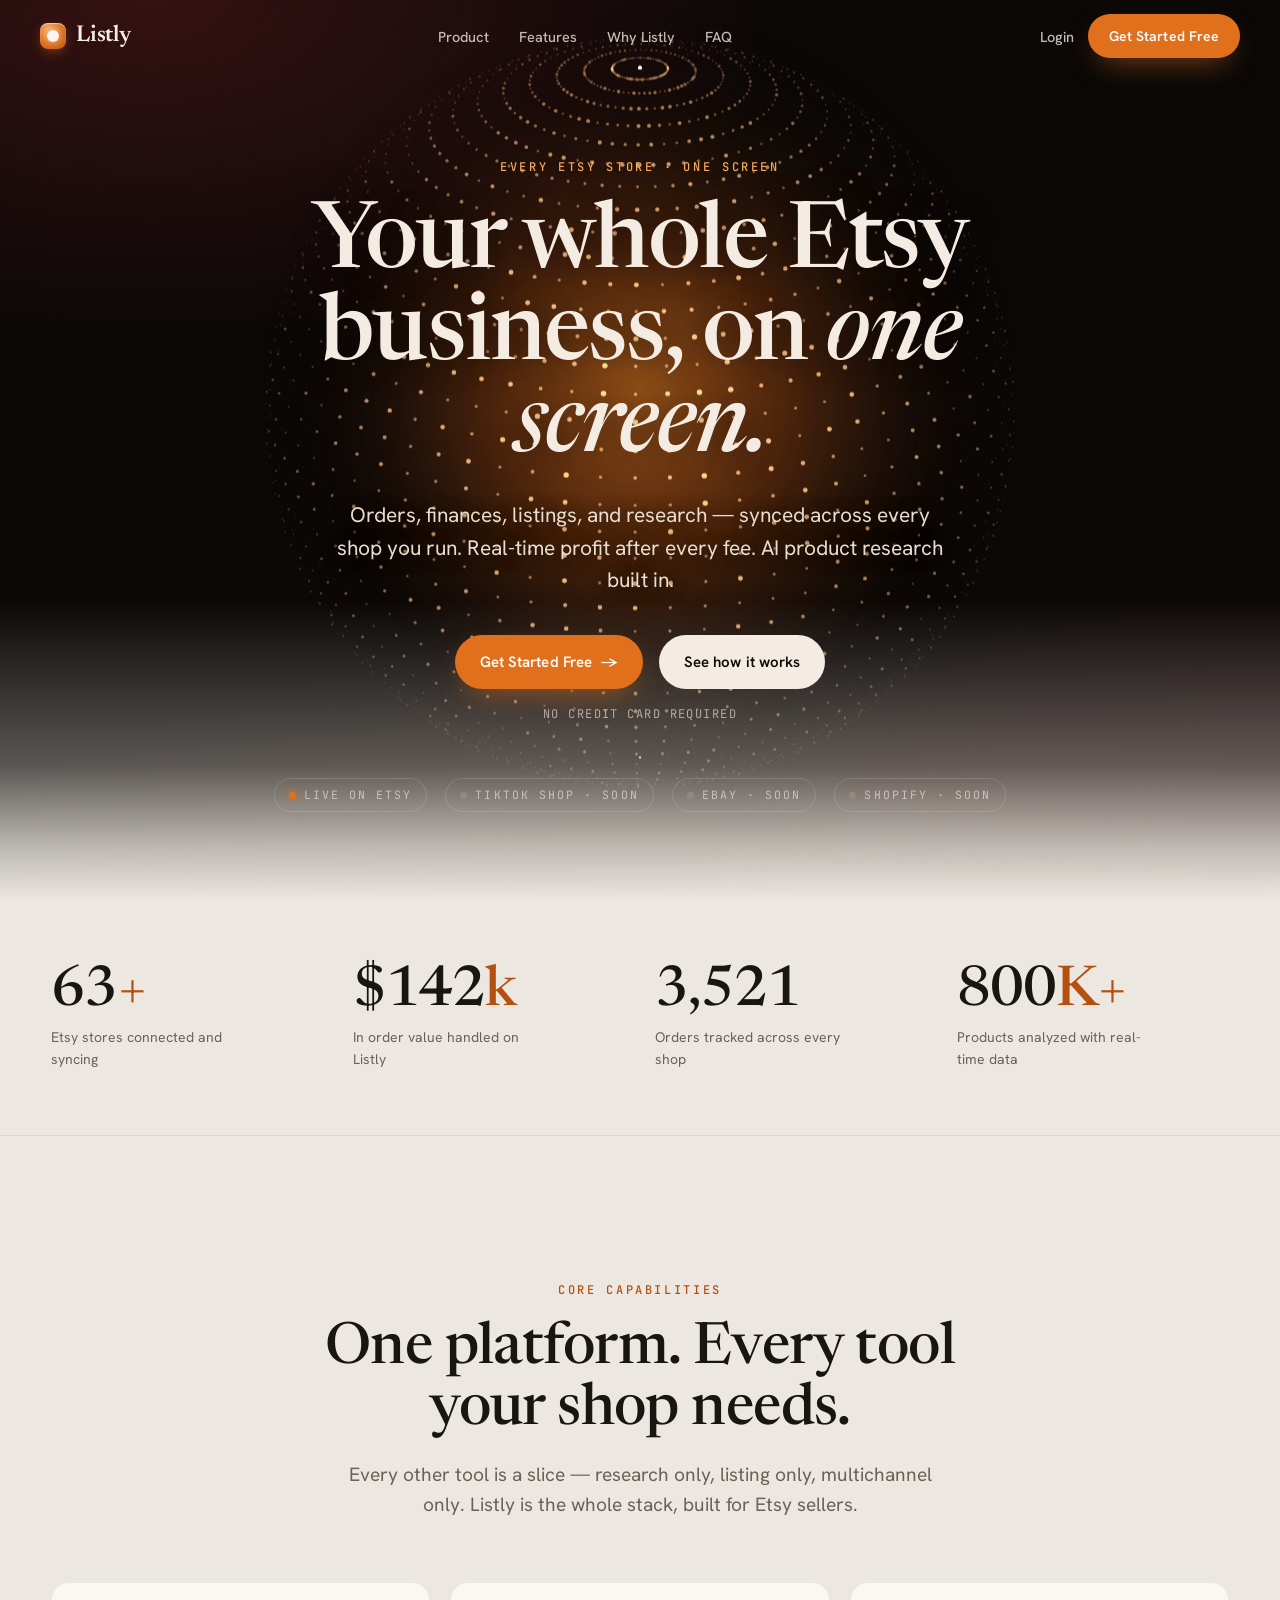
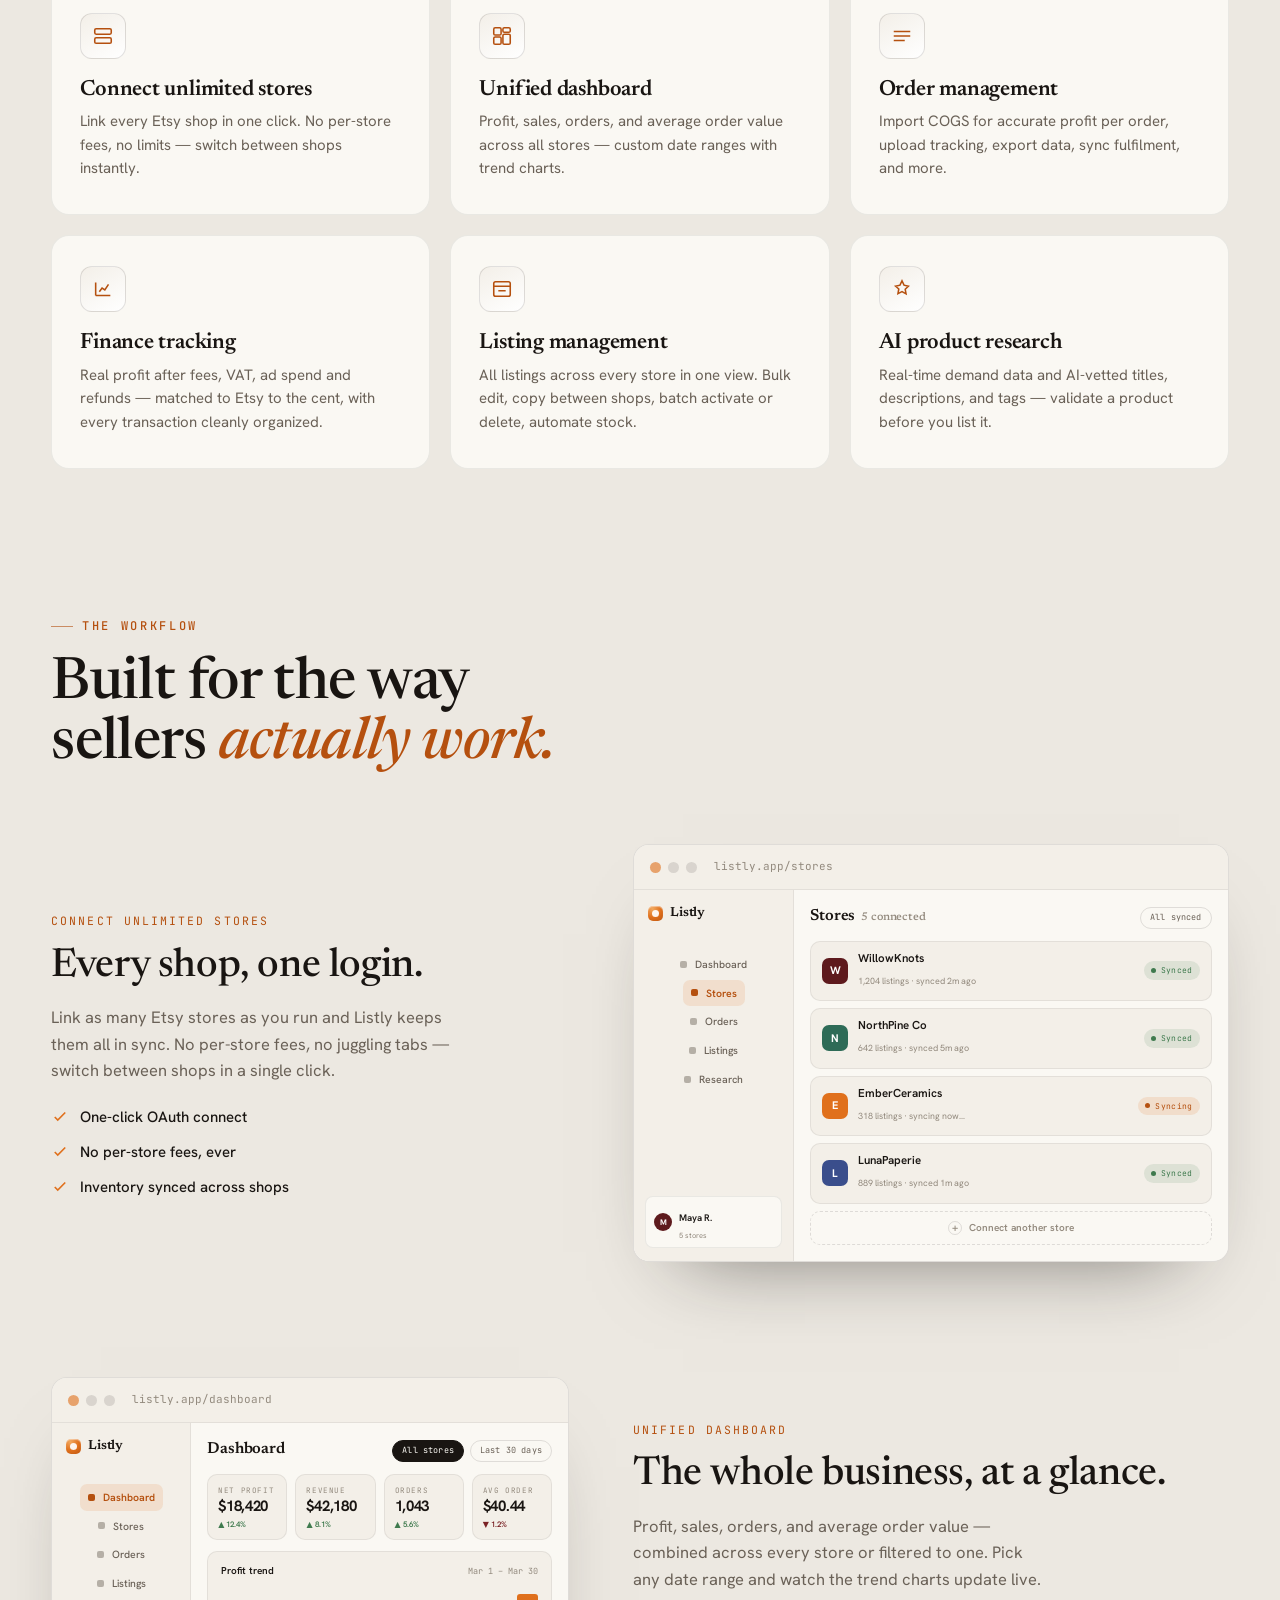
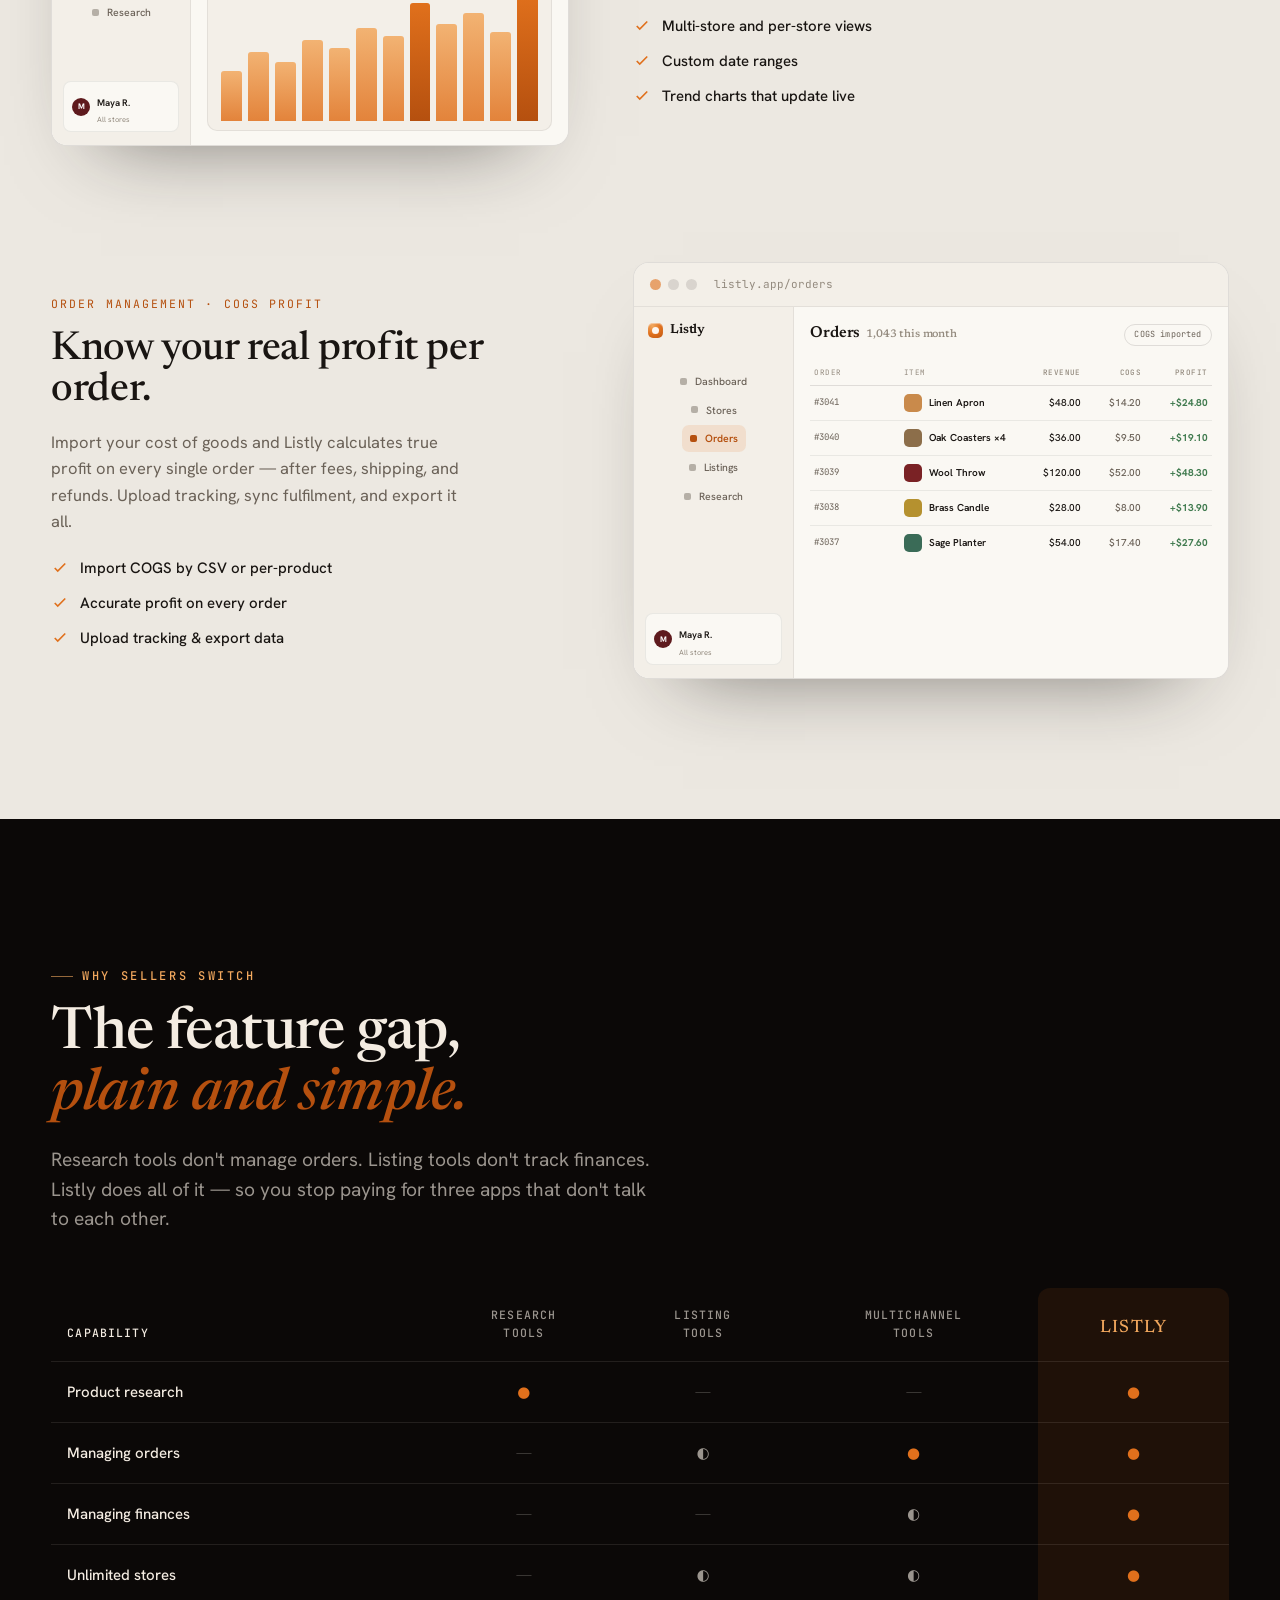
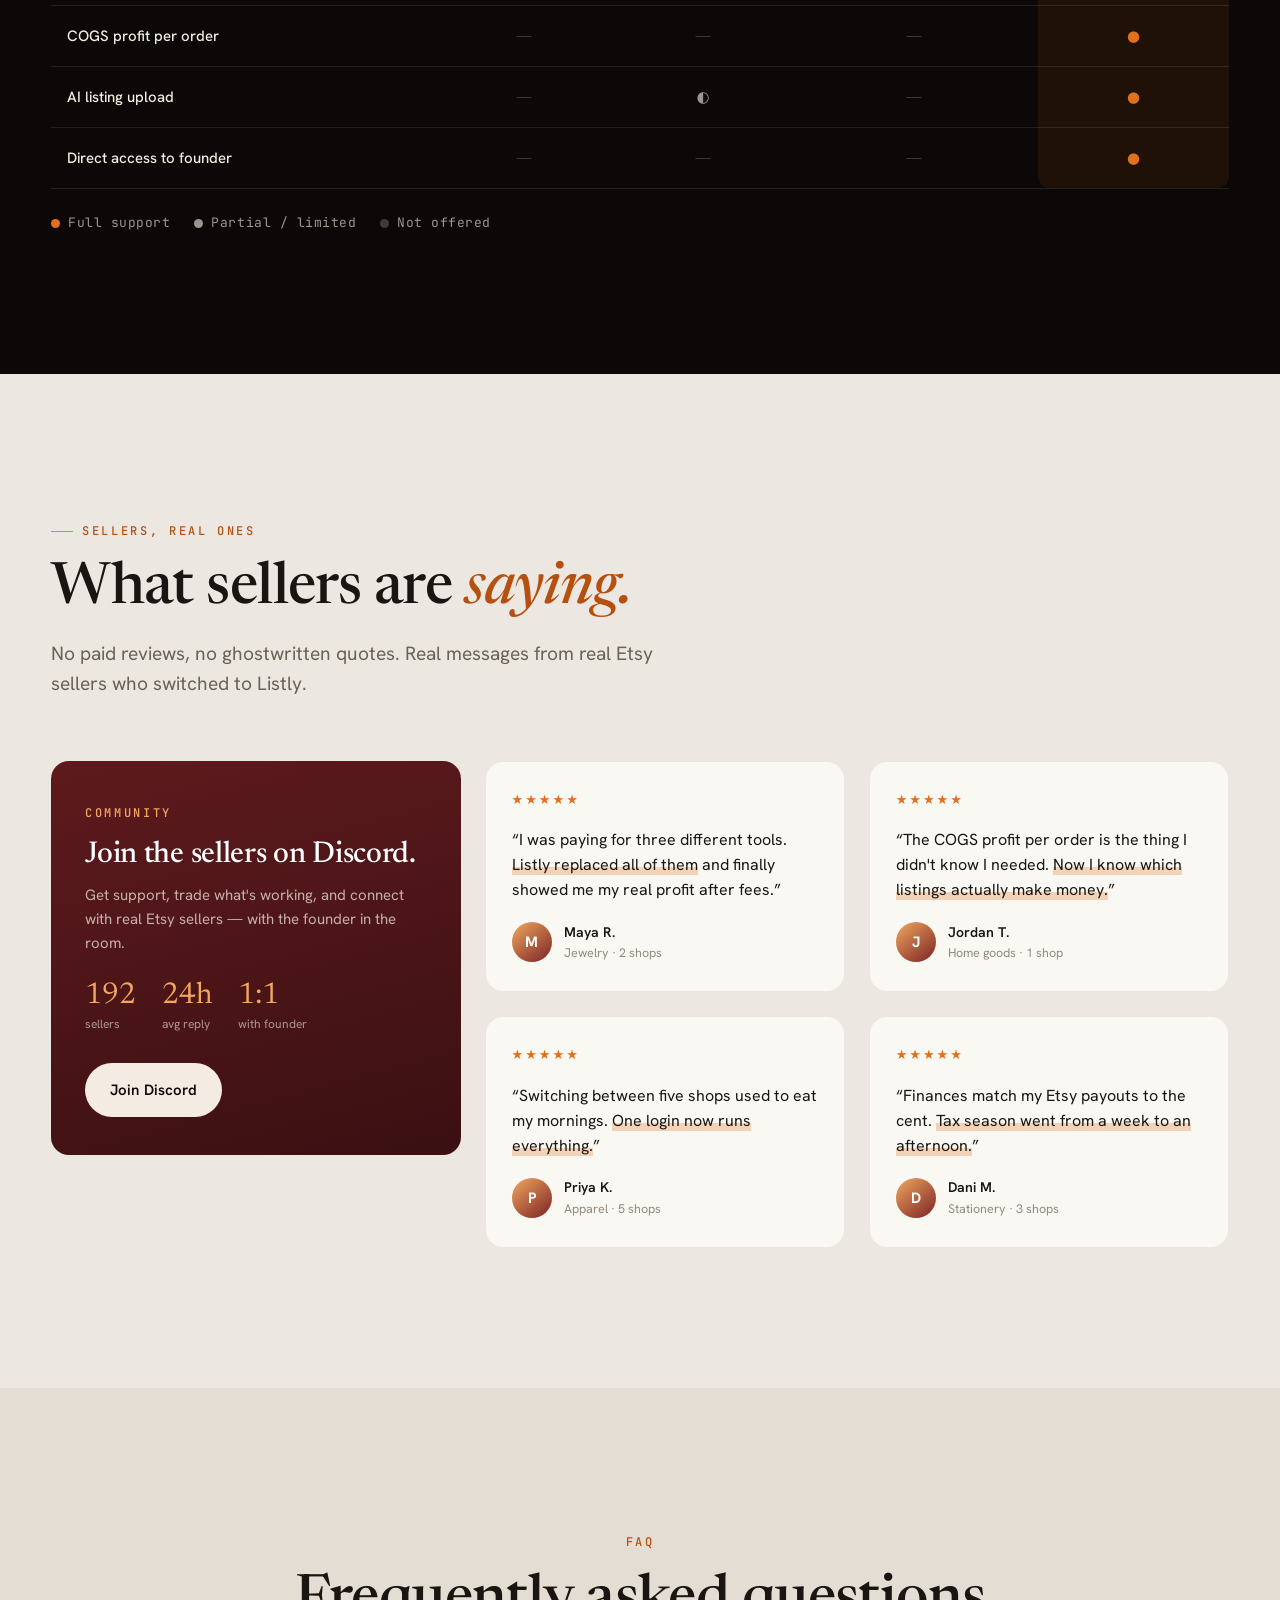
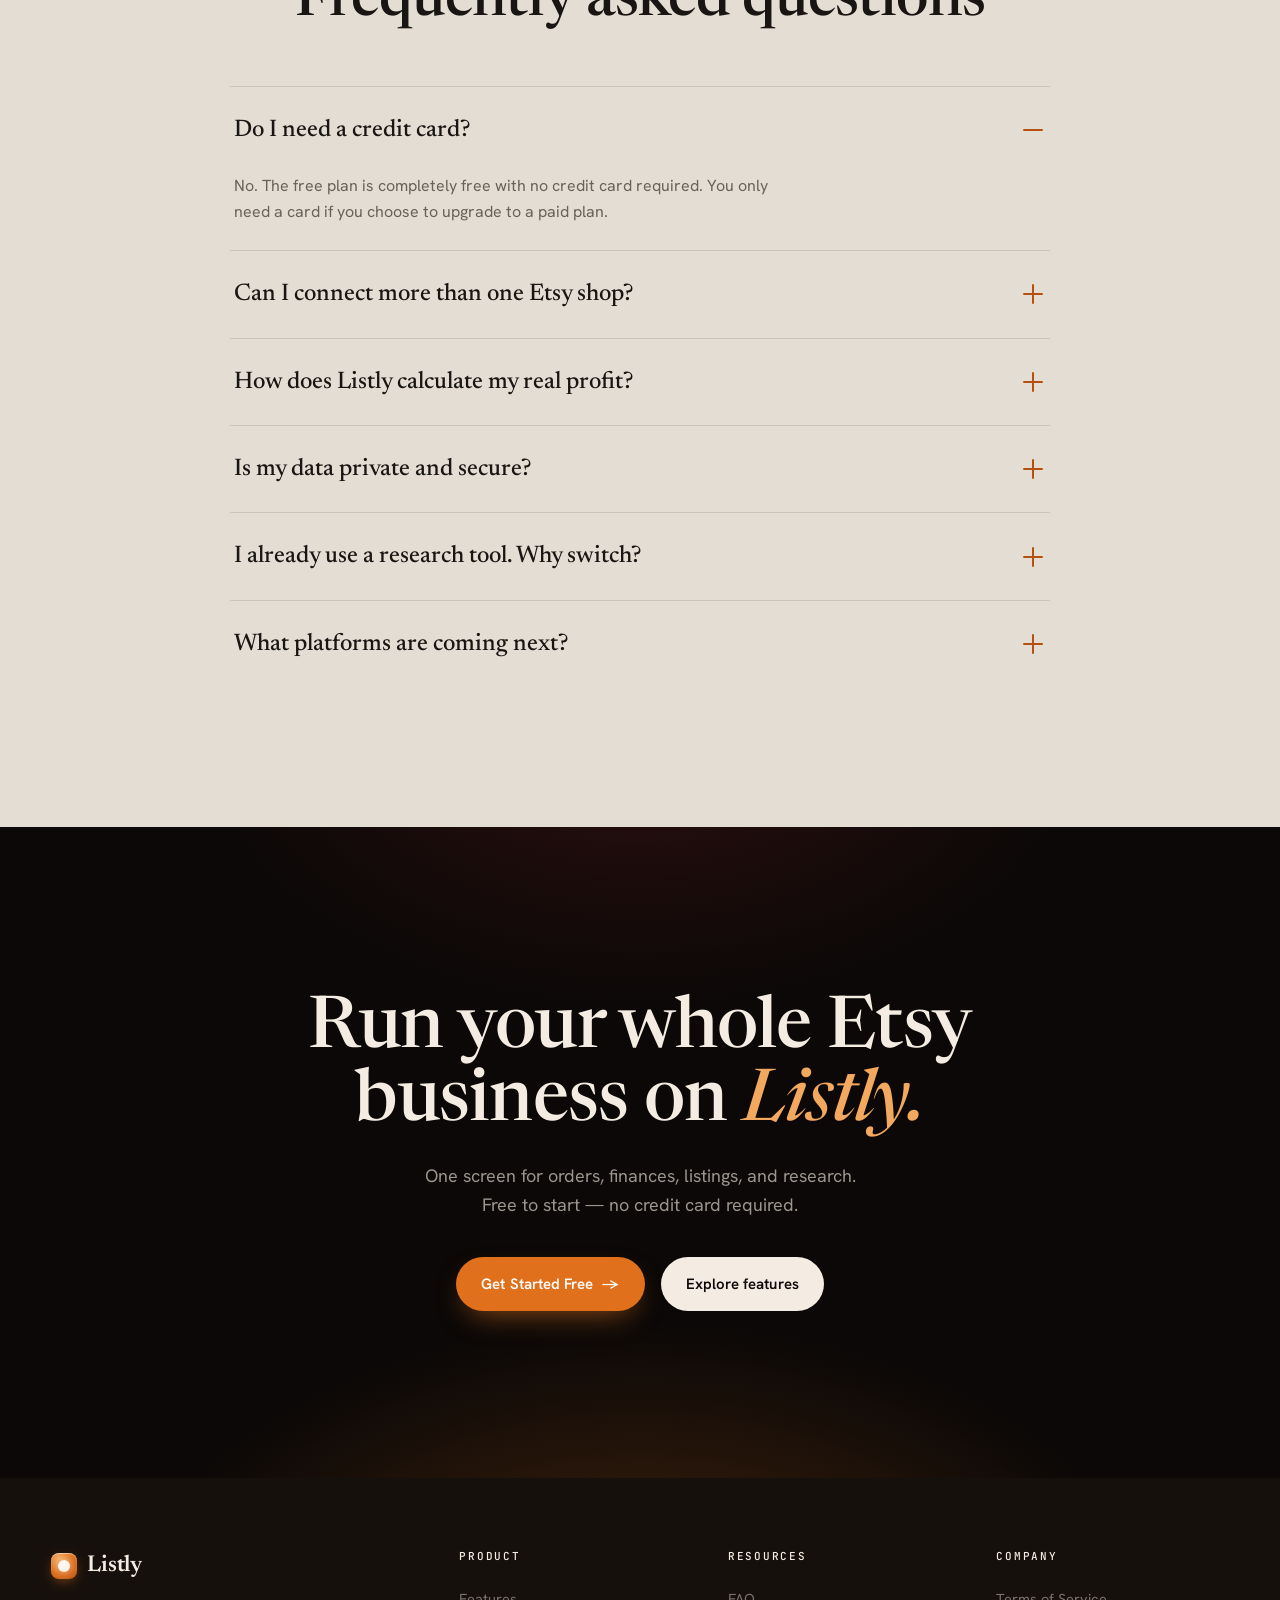
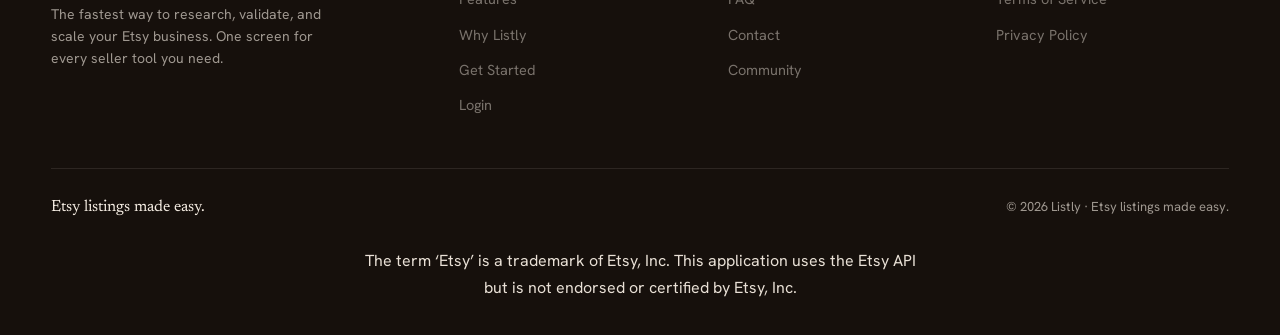
<file: index.html>
<!DOCTYPE html>
<html lang="en">
<head>
<meta charset="UTF-8">
<meta name="viewport" content="width=device-width, initial-scale=1.0">
<title>Listly · Your whole Etsy business, on one screen</title>
<meta name="description" content="Orders, finances, listings, and research for every Etsy store — managed on one screen. Real-time profit with COGS. AI product research. Built for Etsy sellers.">
<link rel="icon" href="assets/icon.png">
<link rel="preconnect" href="https://fonts.googleapis.com">
<link rel="preconnect" href="https://fonts.gstatic.com" crossorigin>
<link href="https://fonts.googleapis.com/css2?family=Newsreader:ital,opsz,wght@0,6..72,400;0,6..72,500;0,6..72,600;1,6..72,500&family=Hanken+Grotesk:wght@400;500;600;700&family=JetBrains+Mono:wght@400;500&display=swap" rel="stylesheet">
<link rel="stylesheet" href="styles.css">
<template id="__bundler_thumbnail" data-bg-color="#1a1410">
  <svg viewBox="0 0 1200 800" xmlns="http://www.w3.org/2000/svg">
    <defs>
      <radialGradient id="g" cx="50%" cy="46%" r="42%">
        <stop offset="0%" stop-color="#e8862e"/>
        <stop offset="55%" stop-color="#c45418"/>
        <stop offset="100%" stop-color="#1a1410"/>
      </radialGradient>
    </defs>
    <circle cx="600" cy="370" r="190" fill="url(#g)"/>
    <text x="600" y="660" font-family="Georgia, 'Times New Roman', serif" font-size="120" font-style="italic" fill="#f4ece2" text-anchor="middle">Listly</text>
  </svg>
</template>
</head>
<body>

  <!-- ============================ NAV ============================ -->
  <nav class="nav on-dark" id="nav">
    <a class="brand" href="#top"><span class="mark"></span>Listly</a>
    <div class="nav-links">
      <a href="#capabilities">Product</a>
      <a href="#features">Features</a>
      <a href="#compare">Why Listly</a>
      <a href="#faq">FAQ</a>
    </div>
    <div class="nav-cta">
      <a href="#" class="login">Login</a>
      <a href="#start" class="btn btn-primary">Get Started Free</a>
    </div>
  </nav>

  <!-- ============================ HERO ============================ -->
  <header class="hero" id="top">
    <div class="orb" aria-hidden="true">
      <div class="halo"></div>
      <canvas id="orb-canvas"></canvas>
    </div>

    <div class="hero-inner">
      <span class="eyebrow center">Every Etsy store · one screen</span>
      <h1>Your whole Etsy<br>business, on <em>one screen.</em></h1>
      <p class="sub">Orders, finances, listings, and research — synced across every shop you run. Real-time profit after every fee. AI product research built in.</p>
      <div class="hero-actions">
        <a href="#start" class="btn btn-primary">Get Started Free <span class="arr">→</span></a>
        <a href="#features" class="btn btn-dark">See how it works</a>
      </div>
      <p class="nocard">No credit card required</p>

      <div class="market">
        <span class="pill"><span class="dot"></span>Live on Etsy</span>
        <span class="pill soon"><span class="dot"></span>TikTok Shop · soon</span>
        <span class="pill soon"><span class="dot"></span>eBay · soon</span>
        <span class="pill soon"><span class="dot"></span>Shopify · soon</span>
      </div>
    </div>
  </header>

  <!-- ============================ STATS ============================ -->
  <section class="stats">
    <div class="wrap">
      <div class="stat reveal"><span class="n">63<em>+</em></span><span class="l">Etsy stores connected and syncing</span></div>
      <div class="stat reveal d1"><span class="n">$142<em>k</em></span><span class="l">In order value handled on Listly</span></div>
      <div class="stat reveal d2"><span class="n">3,521</span><span class="l">Orders tracked across every shop</span></div>
      <div class="stat reveal d3"><span class="n">800<em>K+</em></span><span class="l">Products analyzed with real-time data</span></div>
    </div>
  </section>

  <!-- ====================== CAPABILITIES ====================== -->
  <section class="pad" id="capabilities">
    <div class="wrap">
      <div class="section-head center reveal">
        <span class="eyebrow center">Core capabilities</span>
        <h2 class="section-title">One platform. Every tool<br>your shop needs.</h2>
        <p class="lede">Every other tool is a slice — research only, listing only, multichannel only. Listly is the whole stack, built for Etsy sellers.</p>
      </div>

      <div class="caps">
        <div class="cap reveal">
          <div class="ic"><svg viewBox="0 0 24 24" fill="none" stroke="currentColor" stroke-width="1.7"><rect x="3" y="4" width="18" height="6" rx="1.5"/><rect x="3" y="14" width="18" height="6" rx="1.5"/></svg></div>
          <h3>Connect unlimited stores</h3>
          <p>Link every Etsy shop in one click. No per-store fees, no limits — switch between shops instantly.</p>
        </div>
        <div class="cap reveal d1">
          <div class="ic"><svg viewBox="0 0 24 24" fill="none" stroke="currentColor" stroke-width="1.7"><rect x="3" y="3" width="8" height="8" rx="1.5"/><rect x="13" y="3" width="8" height="5" rx="1.5"/><rect x="13" y="10" width="8" height="11" rx="1.5"/><rect x="3" y="13" width="8" height="8" rx="1.5"/></svg></div>
          <h3>Unified dashboard</h3>
          <p>Profit, sales, orders, and average order value across all stores — custom date ranges with trend charts.</p>
        </div>
        <div class="cap reveal d2">
          <div class="ic"><svg viewBox="0 0 24 24" fill="none" stroke="currentColor" stroke-width="1.7"><path d="M3 7h18M3 12h18M3 17h12"/></svg></div>
          <h3>Order management</h3>
          <p>Import COGS for accurate profit per order, upload tracking, export data, sync fulfilment, and more.</p>
        </div>
        <div class="cap reveal">
          <div class="ic"><svg viewBox="0 0 24 24" fill="none" stroke="currentColor" stroke-width="1.7"><path d="M4 19V5M4 19h16M8 15l3-4 3 2 4-6"/></svg></div>
          <h3>Finance tracking</h3>
          <p>Real profit after fees, VAT, ad spend and refunds — matched to Etsy to the cent, with every transaction cleanly organized.</p>
        </div>
        <div class="cap reveal d1">
          <div class="ic"><svg viewBox="0 0 24 24" fill="none" stroke="currentColor" stroke-width="1.7"><rect x="3" y="4" width="18" height="16" rx="2"/><path d="M3 9h18M8 14h8"/></svg></div>
          <h3>Listing management</h3>
          <p>All listings across every store in one view. Bulk edit, copy between shops, batch activate or delete, automate stock.</p>
        </div>
        <div class="cap reveal d2">
          <div class="ic"><svg viewBox="0 0 24 24" fill="none" stroke="currentColor" stroke-width="1.7"><path d="M12 3l2.2 4.8L19 9l-3.5 3.3.9 5-4.4-2.4L7.6 17l.9-5L5 9l4.8-1.2z"/></svg></div>
          <h3>AI product research</h3>
          <p>Real-time demand data and AI-vetted titles, descriptions, and tags — validate a product before you list it.</p>
        </div>
      </div>
    </div>
  </section>

  <!-- ====================== FEATURE SHOWCASE ====================== -->
  <section class="pad" id="features" style="padding-top:0;">
    <div class="wrap">
      <div class="section-head reveal">
        <span class="eyebrow">The workflow</span>
        <h2 class="section-title">Built for the way<br>sellers <em>actually work.</em></h2>
      </div>

      <div class="showcase">

        <!-- 1 — Connect unlimited stores -->
        <div class="feature-row reveal">
          <div class="copy">
            <span class="tag">Connect unlimited stores</span>
            <h3>Every shop, one login.</h3>
            <p>Link as many Etsy stores as you run and Listly keeps them all in sync. No per-store fees, no juggling tabs — switch between shops in a single click.</p>
            <ul class="checks">
              <li><svg viewBox="0 0 24 24" fill="none" stroke="currentColor" stroke-width="2.2"><path d="M5 12l4 4L19 6"/></svg>One-click OAuth connect</li>
              <li><svg viewBox="0 0 24 24" fill="none" stroke="currentColor" stroke-width="2.2"><path d="M5 12l4 4L19 6"/></svg>No per-store fees, ever</li>
              <li><svg viewBox="0 0 24 24" fill="none" stroke="currentColor" stroke-width="2.2"><path d="M5 12l4 4L19 6"/></svg>Inventory synced across shops</li>
            </ul>
          </div>
          <div class="visual">
            <div class="frame">
              <div class="bar"><i></i><i></i><i></i><span class="url">listly.app/stores</span></div>
              <div class="mock" data-slot="stores">
                <aside class="side">
                  <div class="brand"><span class="d"></span><b>Listly</b></div>
                  <nav class="nav">
                    <a><i></i>Dashboard</a>
                    <a class="on"><i></i>Stores</a>
                    <a><i></i>Orders</a>
                    <a><i></i>Listings</a>
                    <a><i></i>Research</a>
                  </nav>
                  <div class="seg"><span class="av">M</span><div><b>Maya R.</b><span>5 stores</span></div></div>
                </aside>
                <div class="main">
                  <div class="mhead">
                    <h4>Stores<em>5 connected</em></h4>
                    <div class="chips"><span class="chip">All synced</span></div>
                  </div>
                  <div class="stores">
                    <div class="srow"><span class="sa" style="background:#5E1A1D">W</span><div class="sm"><b>WillowKnots</b><span>1,204 listings · synced 2m ago</span></div><span class="badge ok">Synced</span></div>
                    <div class="srow"><span class="sa" style="background:#2E6B57">N</span><div class="sm"><b>NorthPine&nbsp;Co</b><span>642 listings · synced 5m ago</span></div><span class="badge ok">Synced</span></div>
                    <div class="srow"><span class="sa" style="background:#E0701C">E</span><div class="sm"><b>EmberCeramics</b><span>318 listings · syncing now…</span></div><span class="badge syn">Syncing</span></div>
                    <div class="srow"><span class="sa" style="background:#3A4E8C">L</span><div class="sm"><b>LunaPaperie</b><span>889 listings · synced 1m ago</span></div><span class="badge ok">Synced</span></div>
                    <div class="addrow"><span class="p">+</span>Connect another store</div>
                  </div>
                </div>
              </div>
            </div>
          </div>
        </div>

        <!-- 2 — Unified dashboard -->
        <div class="feature-row flip reveal">
          <div class="copy">
            <span class="tag">Unified dashboard</span>
            <h3>The whole business, at a glance.</h3>
            <p>Profit, sales, orders, and average order value — combined across every store or filtered to one. Pick any date range and watch the trend charts update live.</p>
            <ul class="checks">
              <li><svg viewBox="0 0 24 24" fill="none" stroke="currentColor" stroke-width="2.2"><path d="M5 12l4 4L19 6"/></svg>Multi-store and per-store views</li>
              <li><svg viewBox="0 0 24 24" fill="none" stroke="currentColor" stroke-width="2.2"><path d="M5 12l4 4L19 6"/></svg>Custom date ranges</li>
              <li><svg viewBox="0 0 24 24" fill="none" stroke="currentColor" stroke-width="2.2"><path d="M5 12l4 4L19 6"/></svg>Trend charts that update live</li>
            </ul>
          </div>
          <div class="visual">
            <div class="frame">
              <div class="bar"><i></i><i></i><i></i><span class="url">listly.app/dashboard</span></div>
              <div class="mock" data-slot="dashboard">
                <aside class="side">
                  <div class="brand"><span class="d"></span><b>Listly</b></div>
                  <nav class="nav">
                    <a class="on"><i></i>Dashboard</a>
                    <a><i></i>Stores</a>
                    <a><i></i>Orders</a>
                    <a><i></i>Listings</a>
                    <a><i></i>Research</a>
                  </nav>
                  <div class="seg"><span class="av">M</span><div><b>Maya R.</b><span>All stores</span></div></div>
                </aside>
                <div class="main">
                  <div class="mhead">
                    <h4>Dashboard</h4>
                    <div class="chips"><span class="chip act">All stores</span><span class="chip">Last 30 days</span></div>
                  </div>
                  <div class="kpis">
                    <div class="kpi"><div class="k">Net profit</div><div class="v">$18,420</div><div class="dlt">▲ 12.4%</div></div>
                    <div class="kpi"><div class="k">Revenue</div><div class="v">$42,180</div><div class="dlt">▲ 8.1%</div></div>
                    <div class="kpi"><div class="k">Orders</div><div class="v">1,043</div><div class="dlt">▲ 5.6%</div></div>
                    <div class="kpi"><div class="k">Avg order</div><div class="v">$40.44</div><div class="dlt dn">▼ 1.2%</div></div>
                  </div>
                  <div class="chart">
                    <div class="clab"><b>Profit trend</b><span>Mar 1 – Mar 30</span></div>
                    <div class="bars">
                      <i style="height:38%"></i><i style="height:52%"></i><i style="height:44%"></i><i style="height:61%"></i><i style="height:55%"></i><i style="height:70%"></i><i style="height:64%"></i><i class="hi" style="height:88%"></i><i style="height:73%"></i><i style="height:81%"></i><i style="height:67%"></i><i class="hi" style="height:95%"></i>
                    </div>
                  </div>
                </div>
              </div>
            </div>
          </div>
        </div>

        <!-- 3 — Order management + COGS profit -->
        <div class="feature-row reveal">
          <div class="copy">
            <span class="tag">Order management · COGS profit</span>
            <h3>Know your real profit per order.</h3>
            <p>Import your cost of goods and Listly calculates true profit on every single order — after fees, shipping, and refunds. Upload tracking, sync fulfilment, and export it all.</p>
            <ul class="checks">
              <li><svg viewBox="0 0 24 24" fill="none" stroke="currentColor" stroke-width="2.2"><path d="M5 12l4 4L19 6"/></svg>Import COGS by CSV or per-product</li>
              <li><svg viewBox="0 0 24 24" fill="none" stroke="currentColor" stroke-width="2.2"><path d="M5 12l4 4L19 6"/></svg>Accurate profit on every order</li>
              <li><svg viewBox="0 0 24 24" fill="none" stroke="currentColor" stroke-width="2.2"><path d="M5 12l4 4L19 6"/></svg>Upload tracking &amp; export data</li>
            </ul>
          </div>
          <div class="visual">
            <div class="frame">
              <div class="bar"><i></i><i></i><i></i><span class="url">listly.app/orders</span></div>
              <div class="mock" data-slot="orders">
                <aside class="side">
                  <div class="brand"><span class="d"></span><b>Listly</b></div>
                  <nav class="nav">
                    <a><i></i>Dashboard</a>
                    <a><i></i>Stores</a>
                    <a class="on"><i></i>Orders</a>
                    <a><i></i>Listings</a>
                    <a><i></i>Research</a>
                  </nav>
                  <div class="seg"><span class="av">M</span><div><b>Maya R.</b><span>All stores</span></div></div>
                </aside>
                <div class="main">
                  <div class="mhead">
                    <h4>Orders<em>1,043 this month</em></h4>
                    <div class="chips"><span class="chip">COGS imported</span></div>
                  </div>
                  <div class="otable">
                    <div class="tr th"><span>Order</span><span>Item</span><span class="num">Revenue</span><span class="num">COGS</span><span class="num">Profit</span></div>
                    <div class="tr"><span class="oid">#3041</span><span class="it"><span class="th-sw" style="background:#C98A4B"></span><b>Linen Apron</b></span><span class="num">$48.00</span><span class="num cogs">$14.20</span><span class="pf">+$24.80</span></div>
                    <div class="tr"><span class="oid">#3040</span><span class="it"><span class="th-sw" style="background:#8C6E4A"></span><b>Oak Coasters ×4</b></span><span class="num">$36.00</span><span class="num cogs">$9.50</span><span class="pf">+$19.10</span></div>
                    <div class="tr"><span class="oid">#3039</span><span class="it"><span class="th-sw" style="background:#7A2225"></span><b>Wool Throw</b></span><span class="num">$120.00</span><span class="num cogs">$52.00</span><span class="pf">+$48.30</span></div>
                    <div class="tr"><span class="oid">#3038</span><span class="it"><span class="th-sw" style="background:#B5912F"></span><b>Brass Candle</b></span><span class="num">$28.00</span><span class="num cogs">$8.00</span><span class="pf">+$13.90</span></div>
                    <div class="tr"><span class="oid">#3037</span><span class="it"><span class="th-sw" style="background:#3A6B57"></span><b>Sage Planter</b></span><span class="num">$54.00</span><span class="num cogs">$17.40</span><span class="pf">+$27.60</span></div>
                  </div>
                </div>
              </div>
            </div>
          </div>
        </div>

        <!-- 4 — Finance tracking (removed) -->

      </div>
    </div>
  </section>

  <!-- ====================== COMPARISON ====================== -->
  <section class="pad compare" id="compare">
    <div class="wrap">
      <div class="section-head reveal">
        <span class="eyebrow">Why sellers switch</span>
        <h2 class="section-title">The feature gap,<br><em>plain and simple.</em></h2>
        <p class="lede">Research tools don't manage orders. Listing tools don't track finances. Listly does all of it — so you stop paying for three apps that don't talk to each other.</p>
      </div>

      <table class="ctable reveal">
        <thead>
          <tr>
            <th>Capability</th>
            <th>Research<br>tools</th>
            <th>Listing<br>tools</th>
            <th>Multichannel<br>tools</th>
            <th class="listly listly-col"><span class="brandcell">Listly</span></th>
          </tr>
        </thead>
        <tbody>
          <tr>
            <td>Product research</td>
            <td class="yes">●</td><td class="no">—</td><td class="no">—</td>
            <td class="listly-col yes">●</td>
          </tr>
          <tr>
            <td>Managing orders</td>
            <td class="no">—</td><td class="partial">◐</td><td class="yes">●</td>
            <td class="listly-col yes">●</td>
          </tr>
          <tr>
            <td>Managing finances</td>
            <td class="no">—</td><td class="no">—</td><td class="partial">◐</td>
            <td class="listly-col yes">●</td>
          </tr>
          <tr>
            <td>Unlimited stores</td>
            <td class="no">—</td><td class="partial">◐</td><td class="partial">◐</td>
            <td class="listly-col yes">●</td>
          </tr>
          <tr>
            <td>COGS profit per order</td>
            <td class="no">—</td><td class="no">—</td><td class="no">—</td>
            <td class="listly-col yes">●</td>
          </tr>
          <tr>
            <td>AI listing upload</td>
            <td class="no">—</td><td class="partial">◐</td><td class="no">—</td>
            <td class="listly-col yes">●</td>
          </tr>
          <tr>
            <td>Direct access to founder</td>
            <td class="no">—</td><td class="no">—</td><td class="no">—</td>
            <td class="listly-col yes">●</td>
          </tr>
        </tbody>
      </table>
      <div class="compare-legend reveal">
        <span><b style="background:var(--ember)"></b>Full support</span>
        <span><b style="background:var(--on-night-soft)"></b>Partial / limited</span>
        <span><b style="background:rgba(244,236,226,.22)"></b>Not offered</span>
      </div>
    </div>
  </section>

  <!-- ====================== TESTIMONIALS ====================== -->
  <section class="pad" id="voices">
    <div class="wrap">
      <div class="section-head reveal">
        <span class="eyebrow">Sellers, real ones</span>
        <h2 class="section-title">What sellers are <em>saying.</em></h2>
        <p class="lede">No paid reviews, no ghostwritten quotes. Real messages from real Etsy sellers who switched to Listly.</p>
      </div>

      <div class="voices">
        <div class="discord-card reveal">
          <span class="eyebrow center">Community</span>
          <h3>Join the sellers on Discord.</h3>
          <p>Get support, trade what's working, and connect with real Etsy sellers — with the founder in the room.</p>
          <div class="discord-stats">
            <div class="ds"><div class="n">192</div><div class="l">sellers</div></div>
            <div class="ds"><div class="n">24h</div><div class="l">avg reply</div></div>
            <div class="ds"><div class="n">1:1</div><div class="l">with founder</div></div>
          </div>
          <a href="#" class="btn btn-dark">Join Discord</a>
        </div>

        <div class="tcards">
          <div class="tcard reveal">
            <div class="stars">★★★★★</div>
            <p>“I was paying for three different tools. <span class="hl">Listly replaced all of them</span> and finally showed me my real profit after fees.”</p>
            <div class="who"><div class="av">M</div><div><div class="nm">Maya R.</div><div class="rl">Jewelry · 2 shops</div></div></div>
          </div>
          <div class="tcard reveal d1">
            <div class="stars">★★★★★</div>
            <p>“The COGS profit per order is the thing I didn't know I needed. <span class="hl">Now I know which listings actually make money.</span>”</p>
            <div class="who"><div class="av">J</div><div><div class="nm">Jordan T.</div><div class="rl">Home goods · 1 shop</div></div></div>
          </div>
          <div class="tcard reveal d1">
            <div class="stars">★★★★★</div>
            <p>“Switching between five shops used to eat my mornings. <span class="hl">One login now runs everything.</span>”</p>
            <div class="who"><div class="av">P</div><div><div class="nm">Priya K.</div><div class="rl">Apparel · 5 shops</div></div></div>
          </div>
          <div class="tcard reveal d2">
            <div class="stars">★★★★★</div>
            <p>“Finances match my Etsy payouts to the cent. <span class="hl">Tax season went from a week to an afternoon.</span>”</p>
            <div class="who"><div class="av">D</div><div><div class="nm">Dani M.</div><div class="rl">Stationery · 3 shops</div></div></div>
          </div>
        </div>
      </div>
    </div>
  </section>

  <!-- ====================== FAQ ====================== -->
  <section class="pad" id="faq" style="background:var(--bg-2);">
    <div class="wrap">
      <div class="section-head center reveal">
        <span class="eyebrow center">FAQ</span>
        <h2 class="section-title">Frequently asked questions</h2>
      </div>

      <div class="faq-wrap reveal">
        <details class="faq" open>
          <summary>Do I need a credit card?<span class="pm"></span></summary>
          <div class="ans"><p>No. The free plan is completely free with no credit card required. You only need a card if you choose to upgrade to a paid plan.</p></div>
        </details>
        <details class="faq">
          <summary>Can I connect more than one Etsy shop?<span class="pm"></span></summary>
          <div class="ans"><p>Yes. Connect unlimited Etsy stores on higher tiers, so one login runs every shop you own. The free tier connects one Etsy store so you can test every feature with no blockers.</p></div>
        </details>
        <details class="faq">
          <summary>How does Listly calculate my real profit?<span class="pm"></span></summary>
          <div class="ans"><p>We pull every fee, ad spend, shipping cost, and refund directly from Etsy. You add your COGS — by CSV or per-product — and Listly auto-calculates your true profit down to the listing level.</p></div>
        </details>
        <details class="faq">
          <summary>Is my data private and secure?<span class="pm"></span></summary>
          <div class="ans"><p>Yes. Listly uses Etsy's official OAuth and encrypts your data end to end. Your financials, COGS, and supplier info are only visible to you — never shared, never used for training.</p></div>
        </details>
        <details class="faq">
          <summary>I already use a research tool. Why switch?<span class="pm"></span></summary>
          <div class="ans"><p>Those are research-only tools. Listly handles research, listings, orders, and finances in one place — so you stop paying for separate apps that don't talk to each other.</p></div>
        </details>
        <details class="faq">
          <summary>What platforms are coming next?<span class="pm"></span></summary>
          <div class="ans"><p>TikTok Shop, eBay, and Shopify. One backend, every marketplace. Trial users get early access as each one ships.</p></div>
        </details>
      </div>
    </div>
  </section>

  <!-- ====================== FINAL CTA ====================== -->
  <section class="finale" id="start">
    <div class="finale-inner reveal">
      <h2>Run your whole Etsy<br>business on <em>Listly.</em></h2>
      <p>One screen for orders, finances, listings, and research. Free to start — no credit card required.</p>
      <div class="hero-actions">
        <a href="#" class="btn btn-primary">Get Started Free <span class="arr">→</span></a>
        <a href="#capabilities" class="btn btn-dark">Explore features</a>
      </div>
    </div>
  </section>

  <!-- ====================== FOOTER ====================== -->
  <footer class="footer">
    <div class="wrap">
      <div class="top">
        <div>
          <a class="brand" href="#top"><span class="mark"></span>Listly</a>
          <p class="blurb">The fastest way to research, validate, and scale your Etsy business. One screen for every seller tool you need.</p>
        </div>
        <div class="col">
          <h4>Product</h4>
          <a href="#capabilities">Features</a>
          <a href="#compare">Why Listly</a>
          <a href="#start">Get Started</a>
          <a href="#">Login</a>
        </div>
        <div class="col">
          <h4>Resources</h4>
          <a href="#faq">FAQ</a>
          <a href="mailto:support@trylistly.com">Contact</a>
          <a href="#voices">Community</a>
        </div>
        <div class="col">
          <h4>Company</h4>
          <a href="terms.html">Terms of Service</a>
          <a href="privacy.html">Privacy Policy</a>
        </div>
      </div>
      <div class="base">
        <span class="slogan">Etsy listings made easy.</span>
        <span>© 2026 Listly · Etsy listings made easy.</span>
      </div>
      <p class="disclaimer">The term &lsquo;Etsy&rsquo; is a trademark of Etsy, Inc. This application uses the Etsy API but is not endorsed or certified by Etsy, Inc.</p>
    </div>
  </footer>

  <script src="app.js"></script>
</body>
</html>
</file>
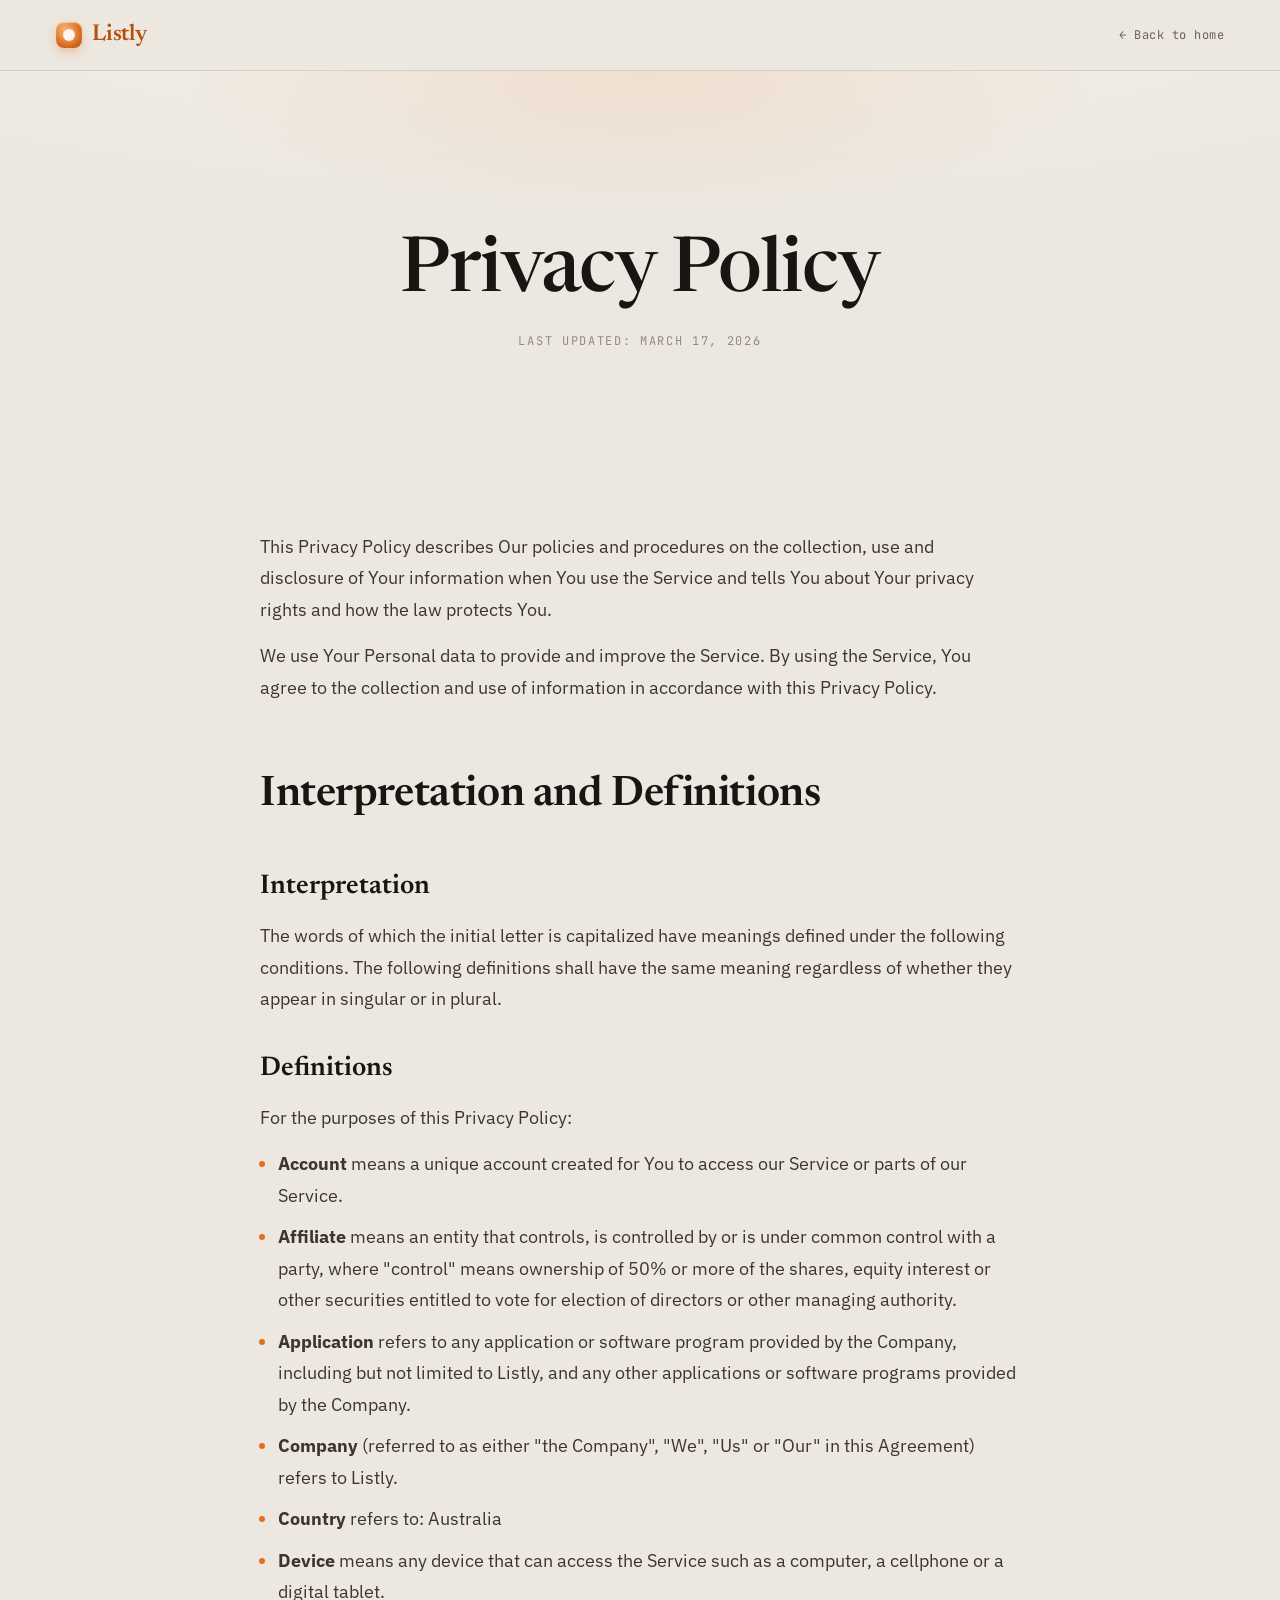
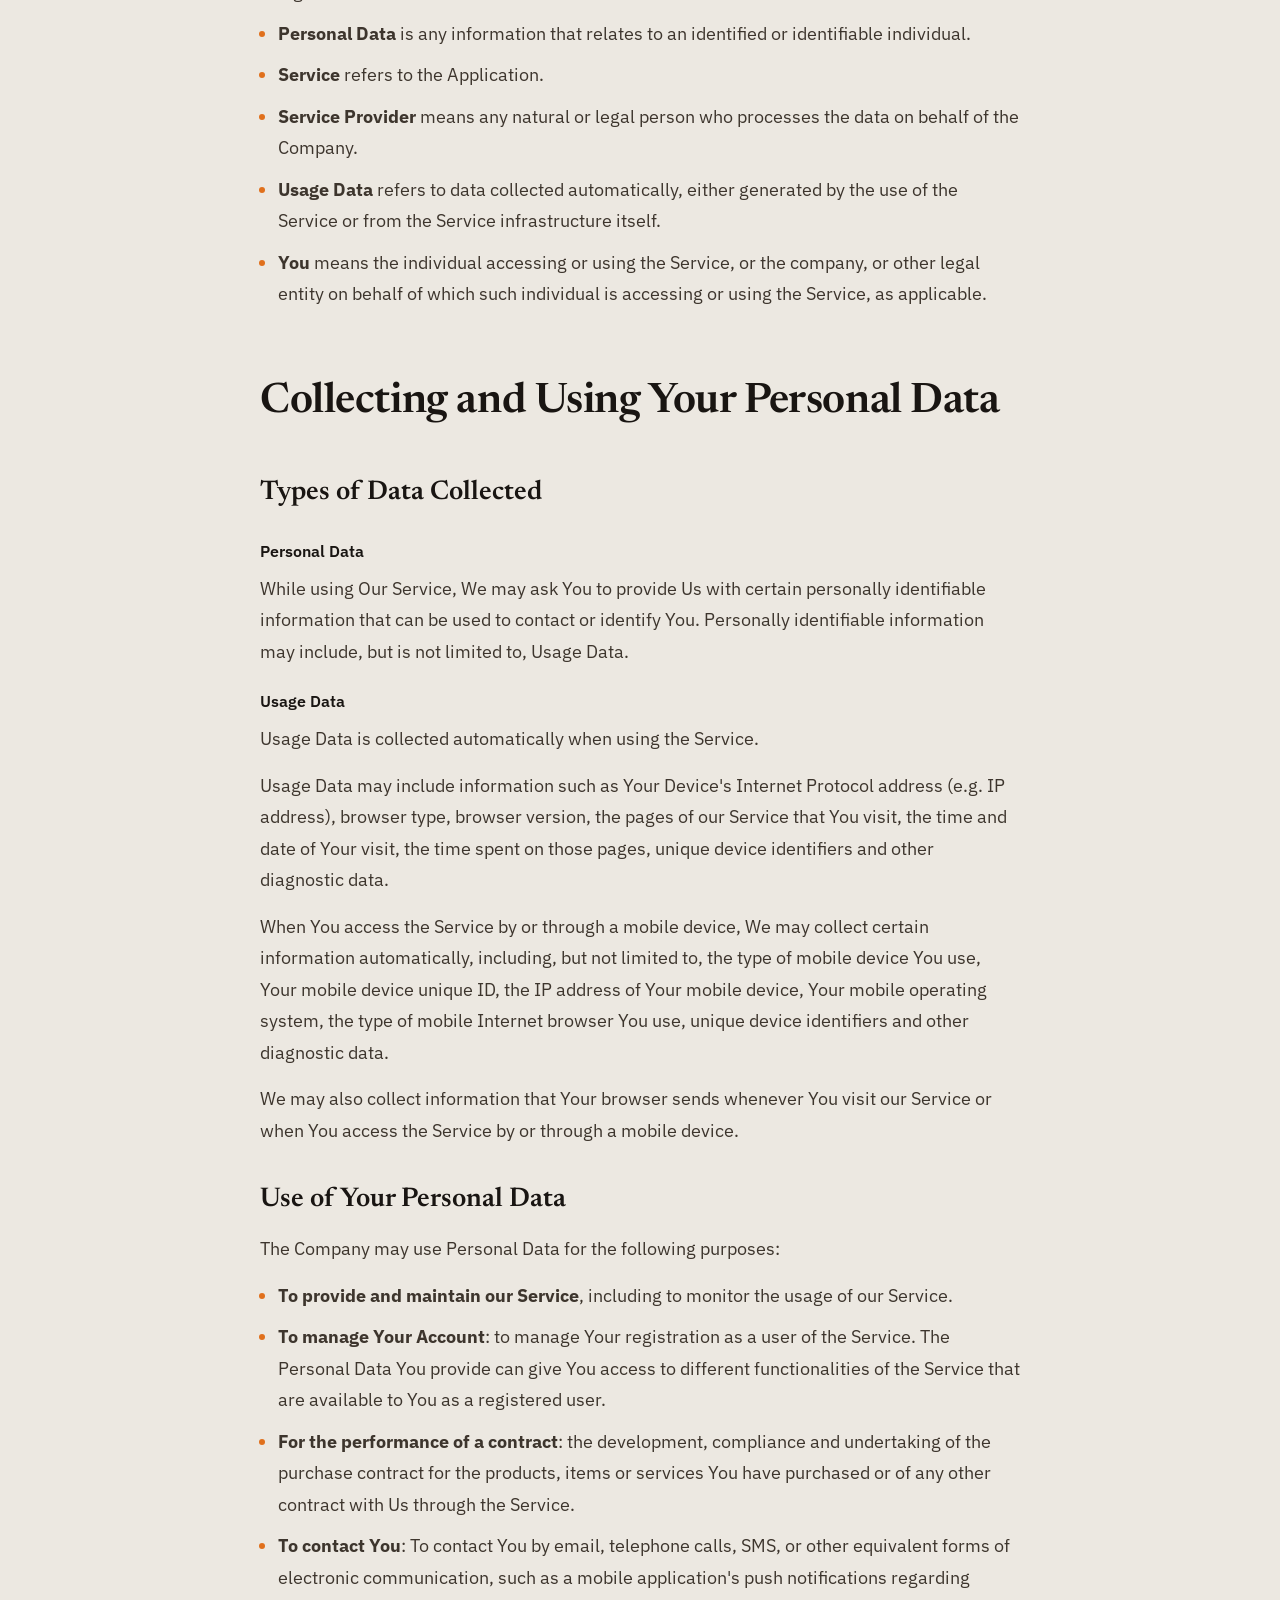
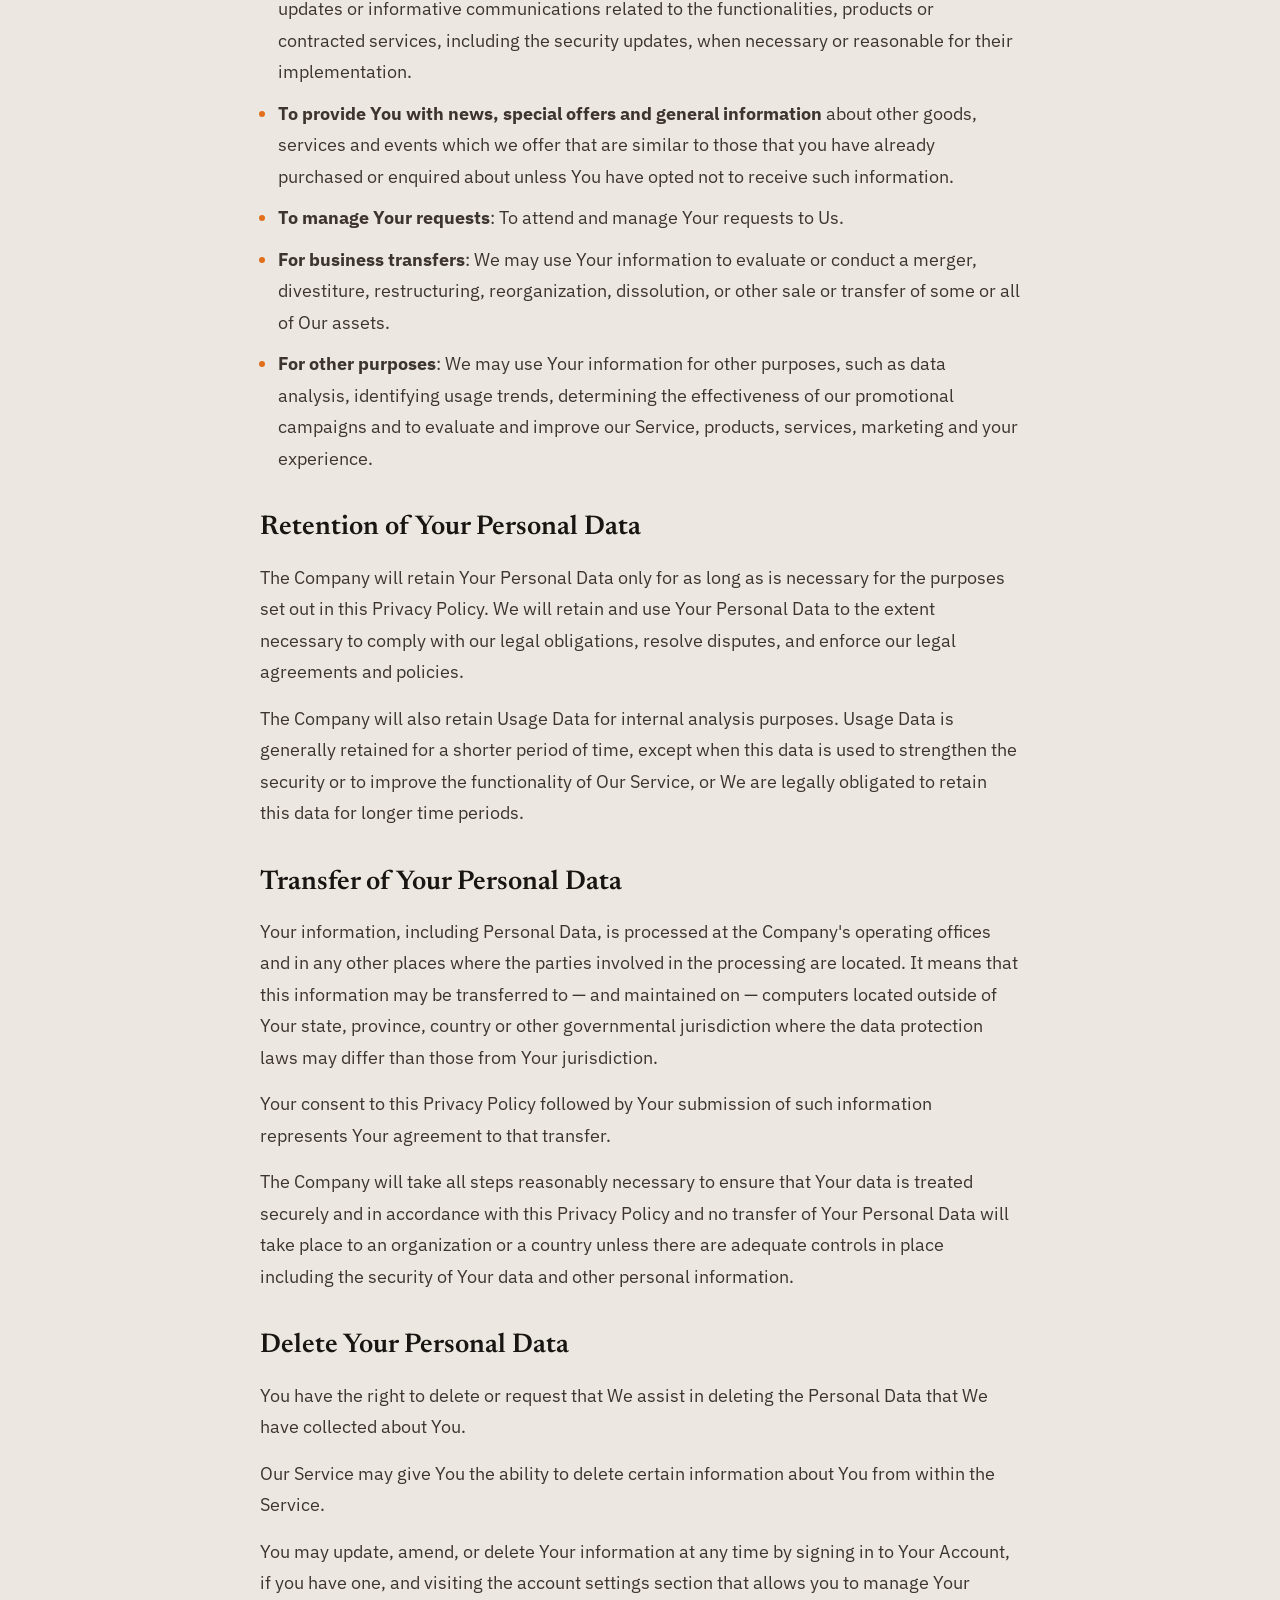
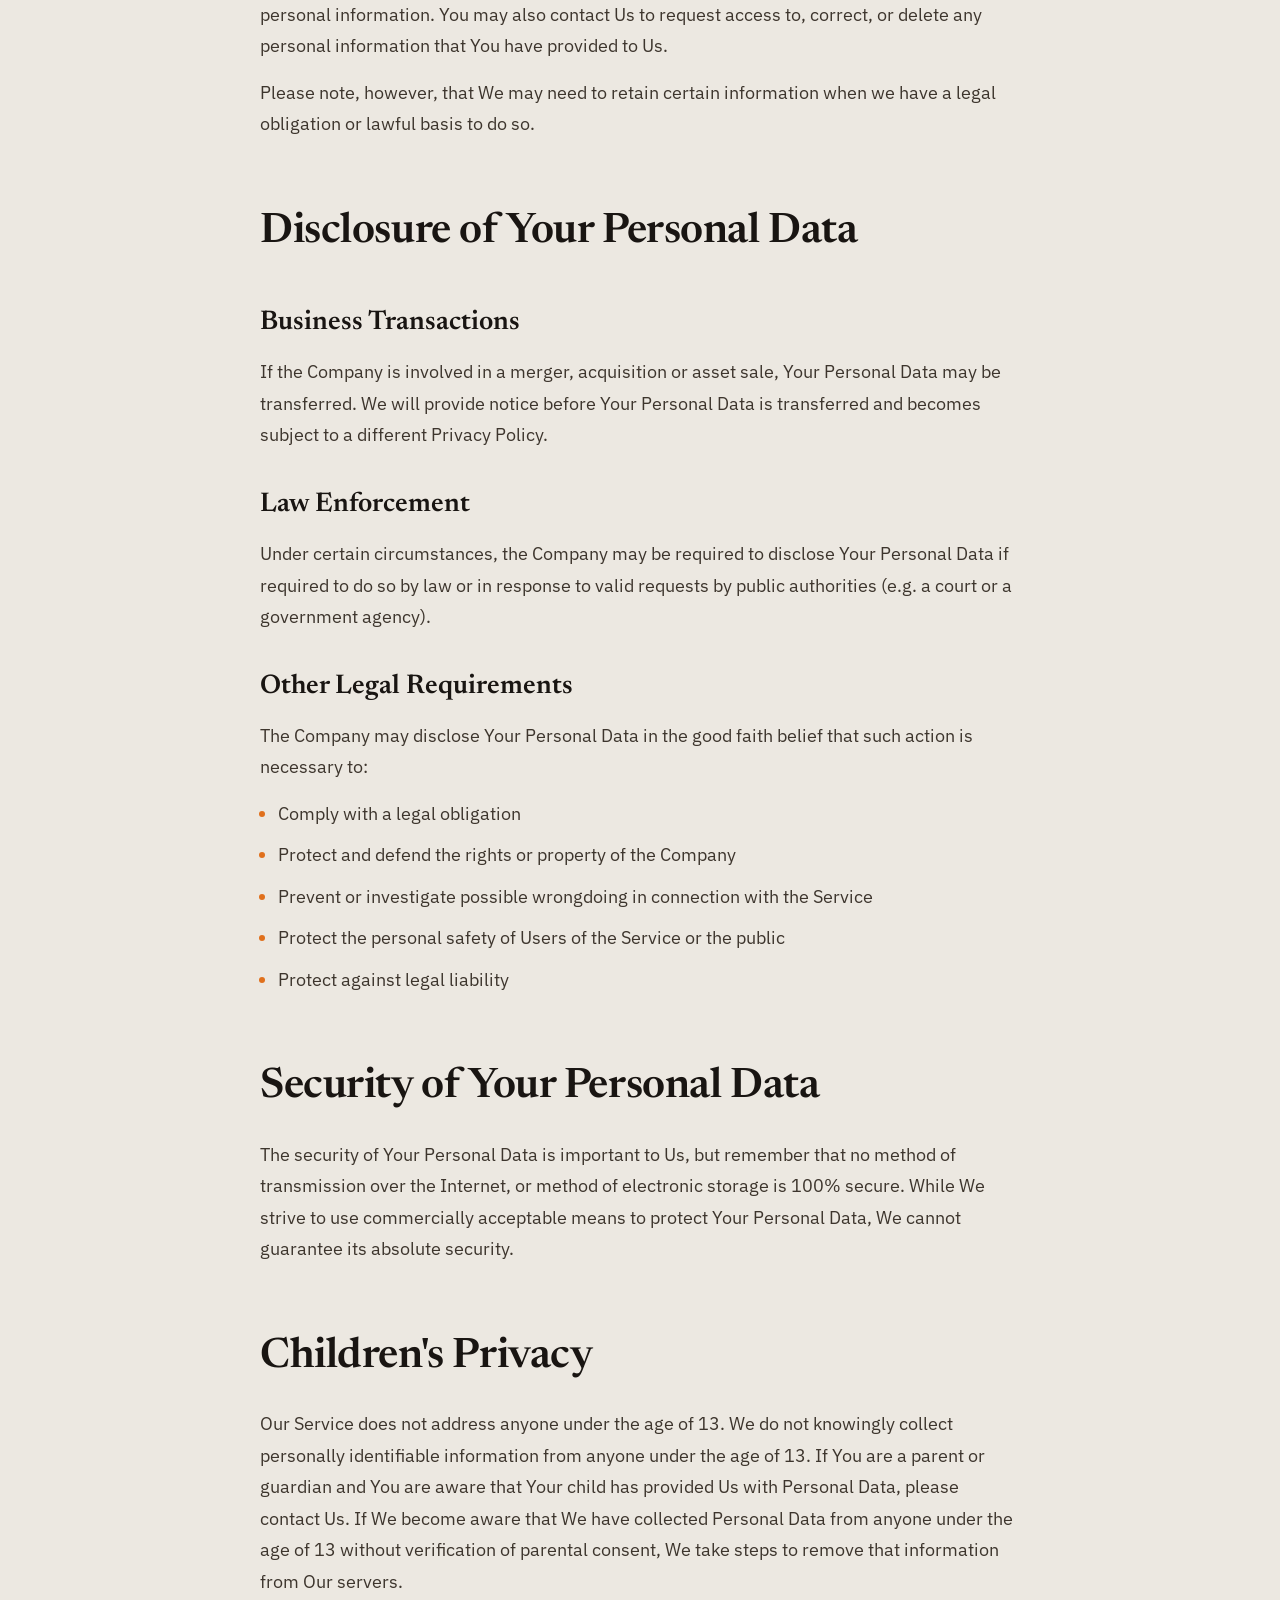
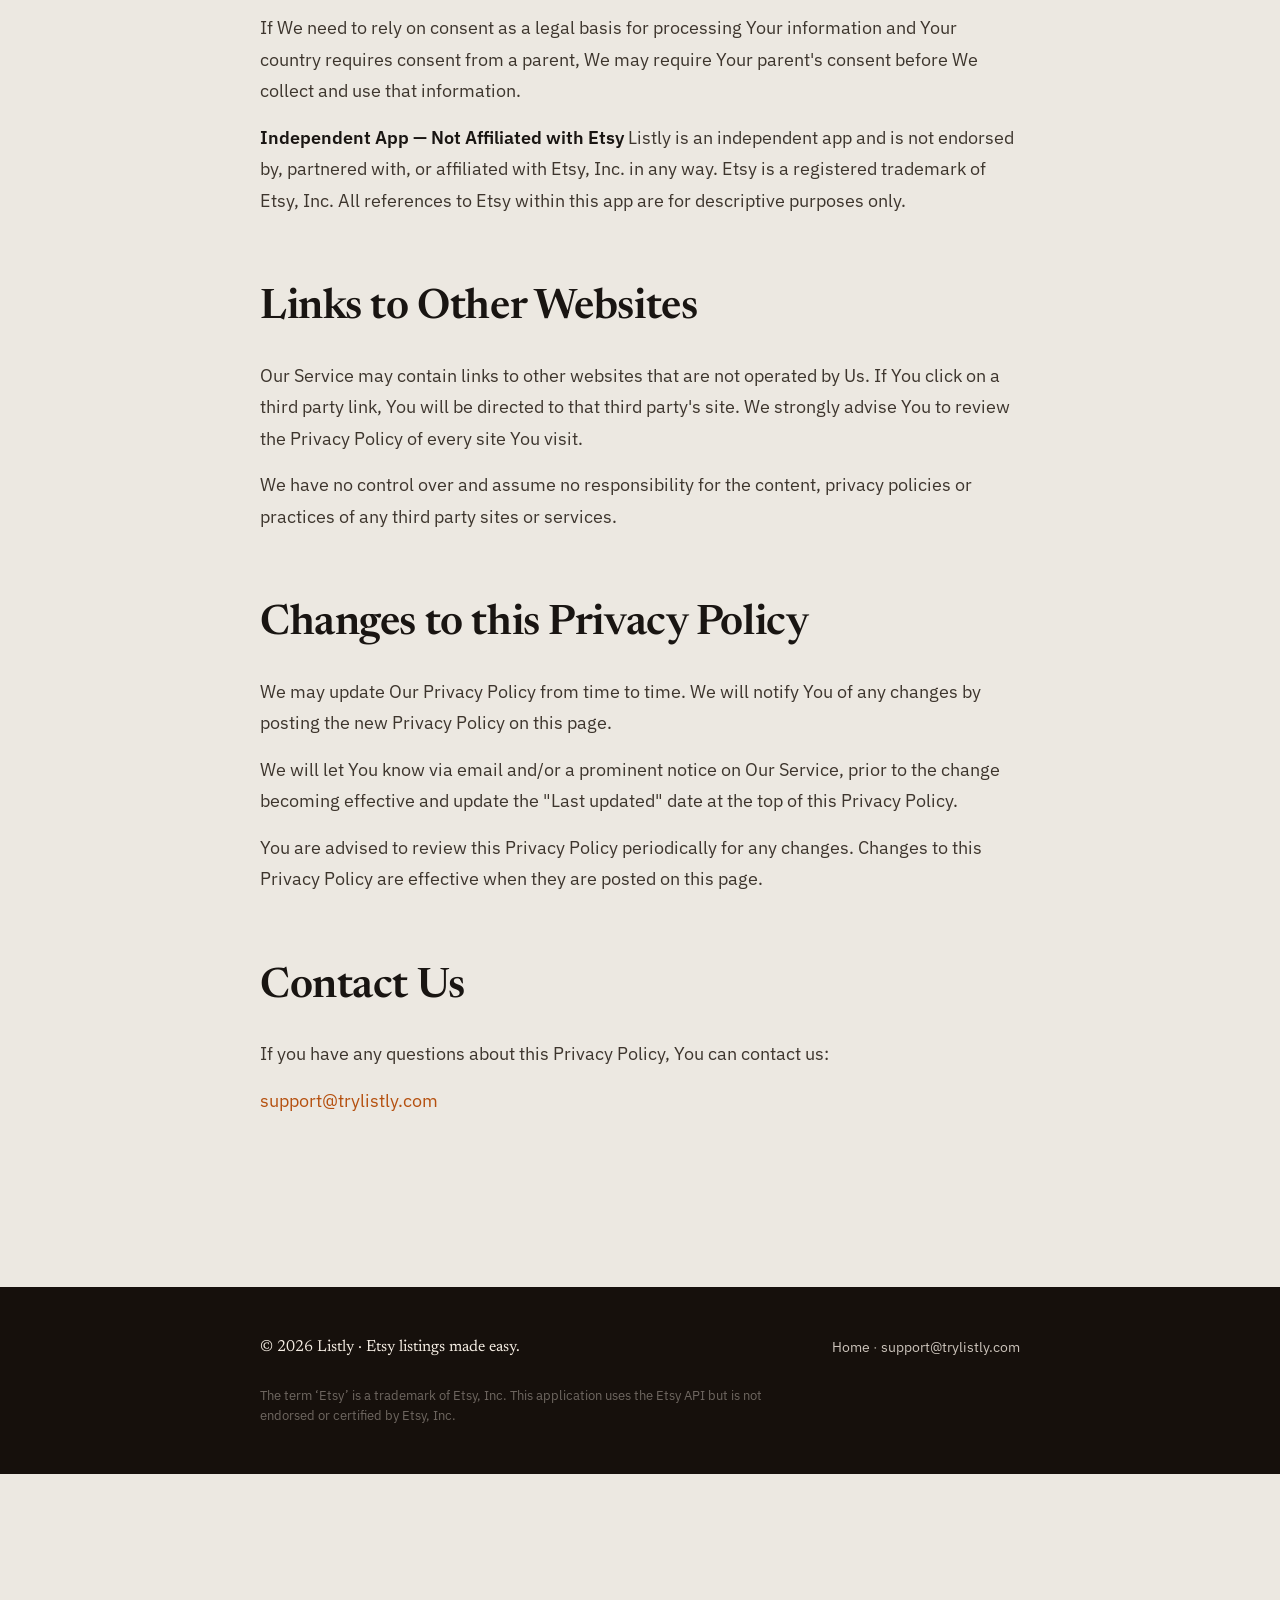
<file: privacy/index.html>
<!DOCTYPE html><html lang="en"><head><meta charset="UTF-8">
<title>Privacy Policy · Listly</title>
<link rel="canonical" href="https://trylistly.com/privacy.html">
<meta http-equiv="refresh" content="0; url=/privacy.html"></head>
<body>Redirecting to the <a href="/privacy.html">Privacy Policy</a>…</body></html>
</file>
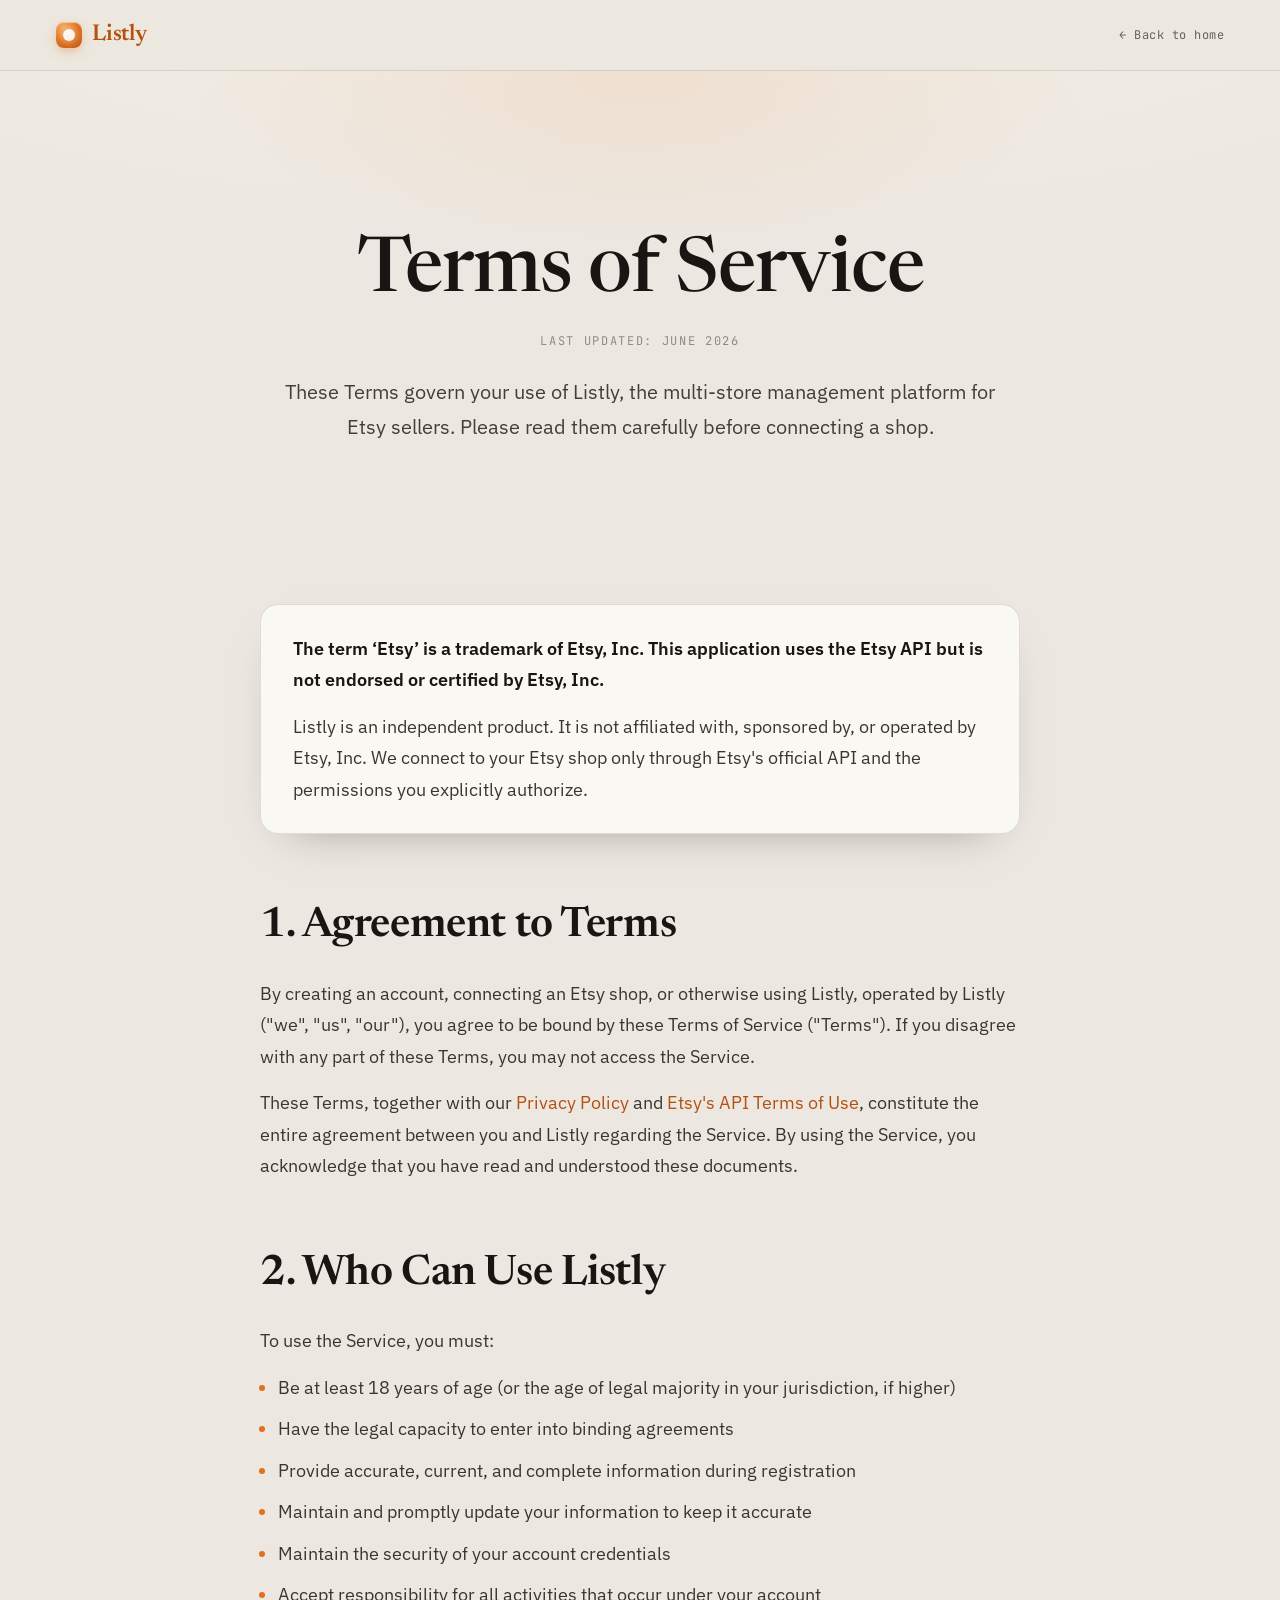
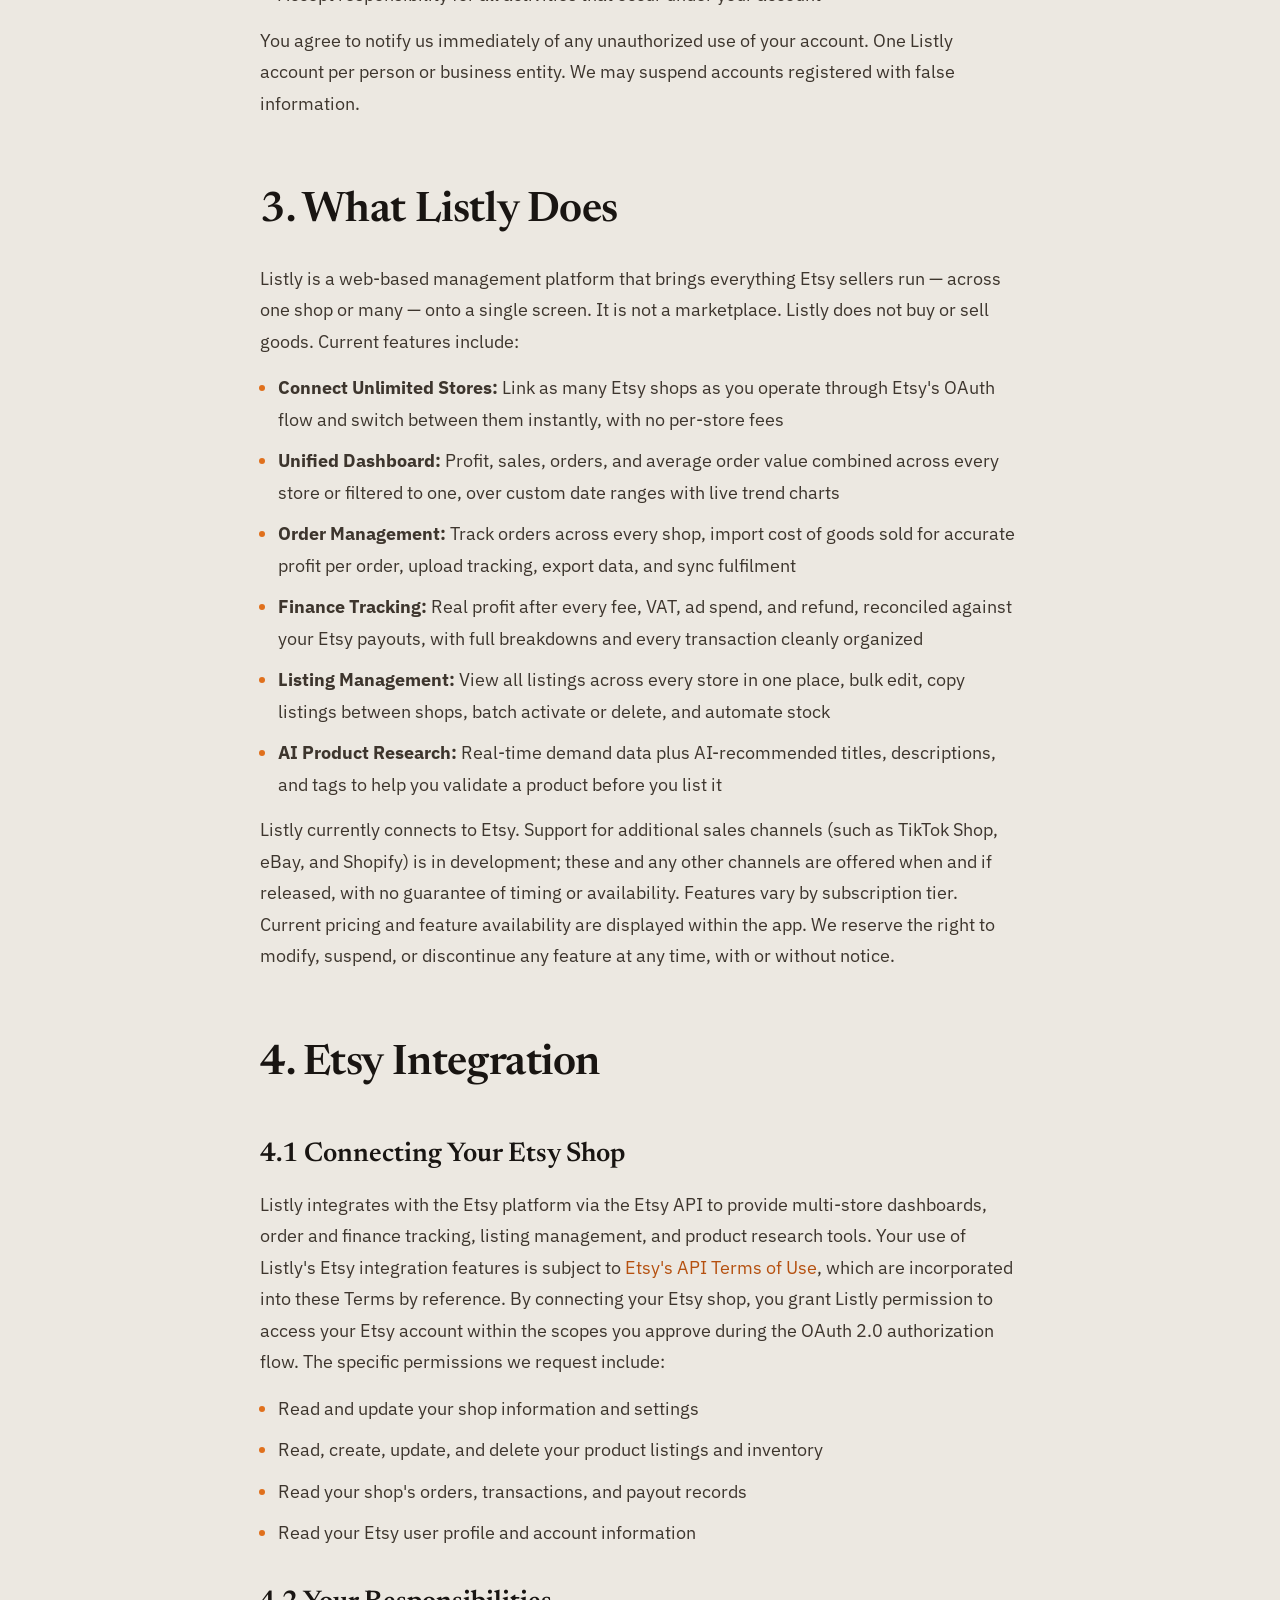
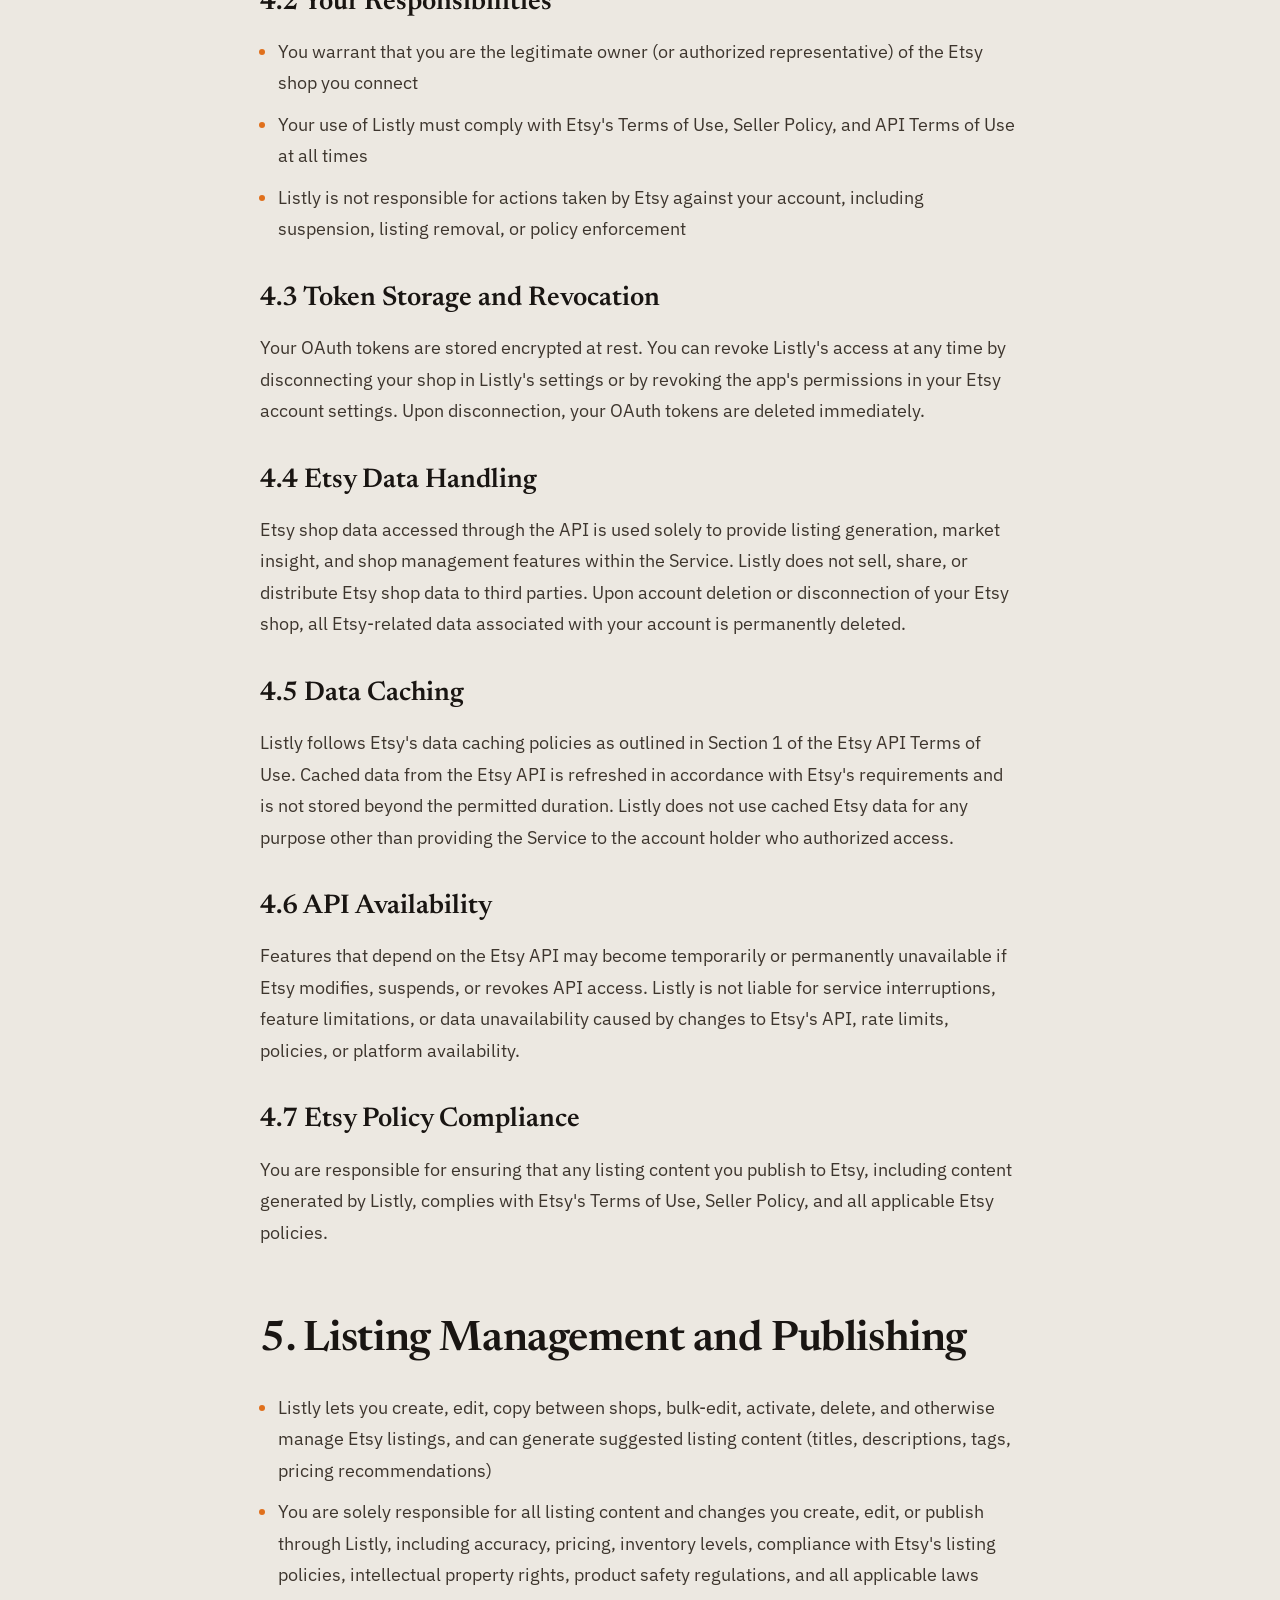
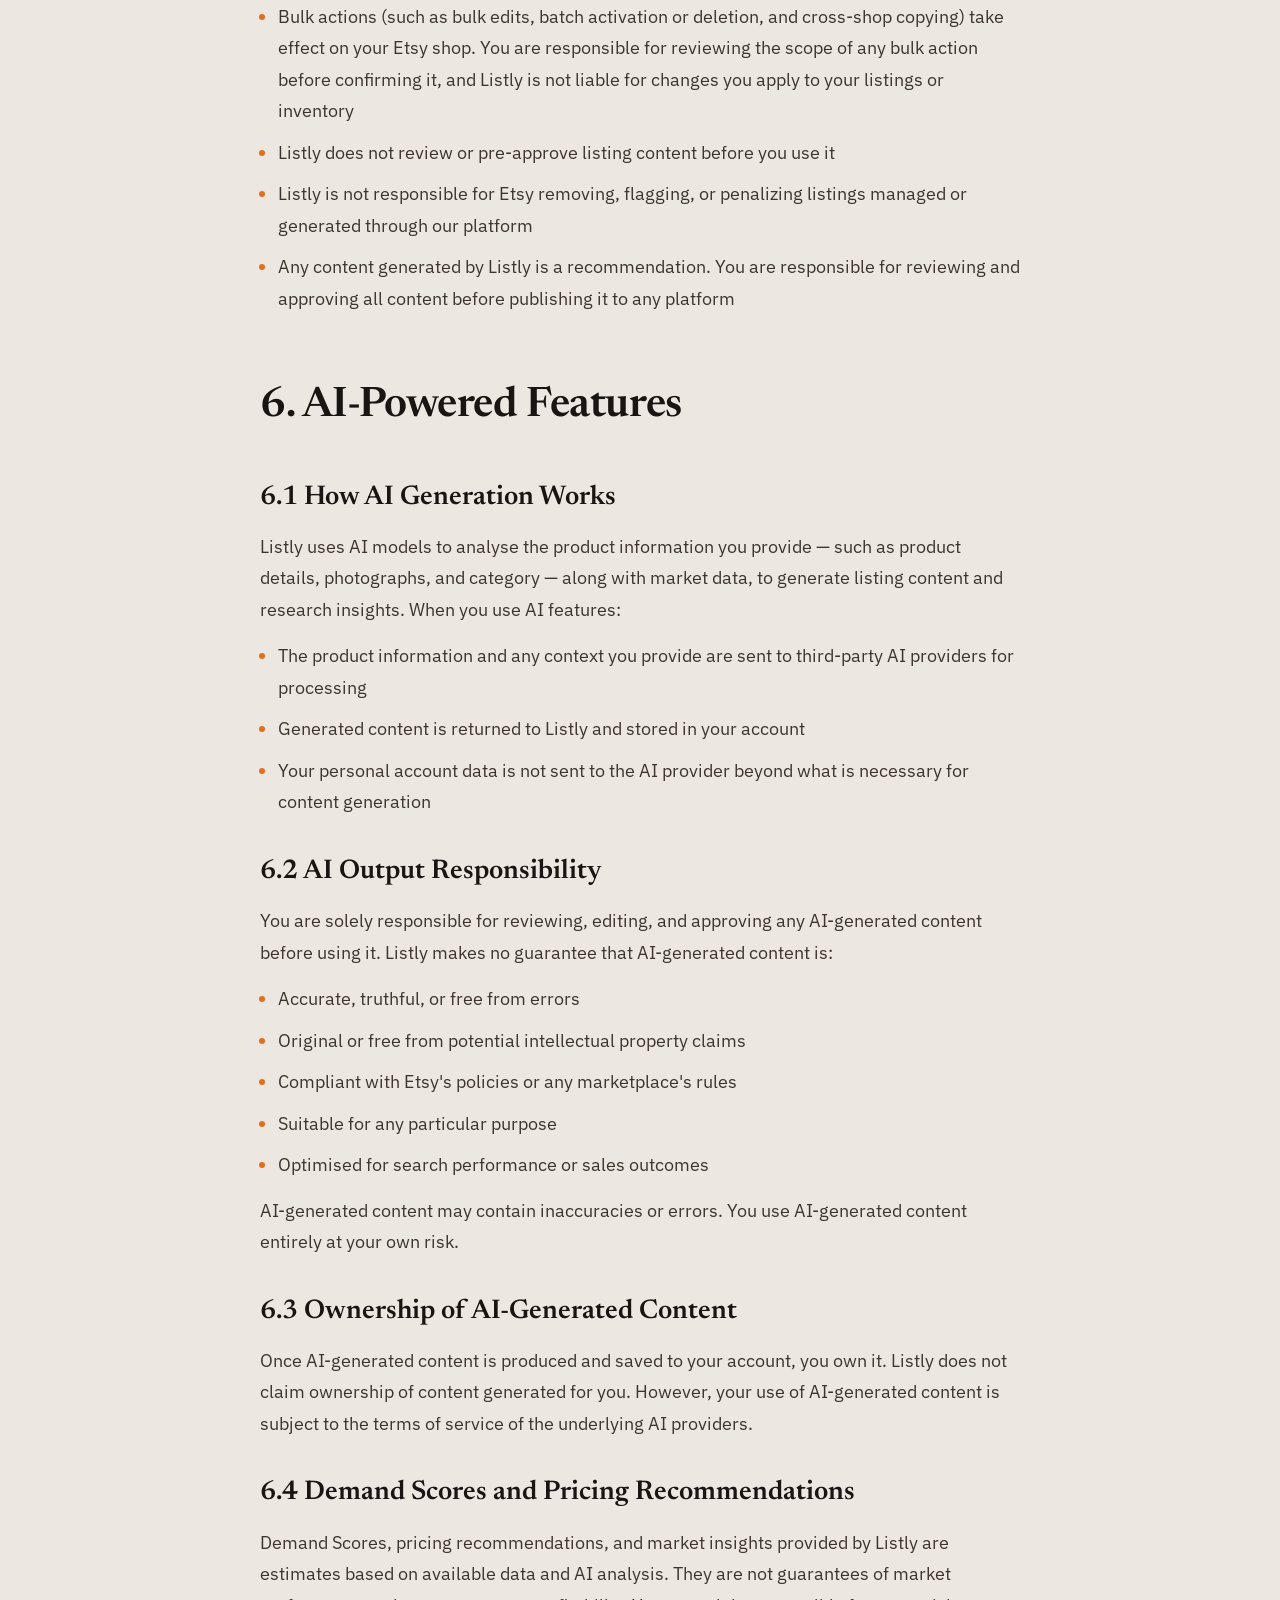
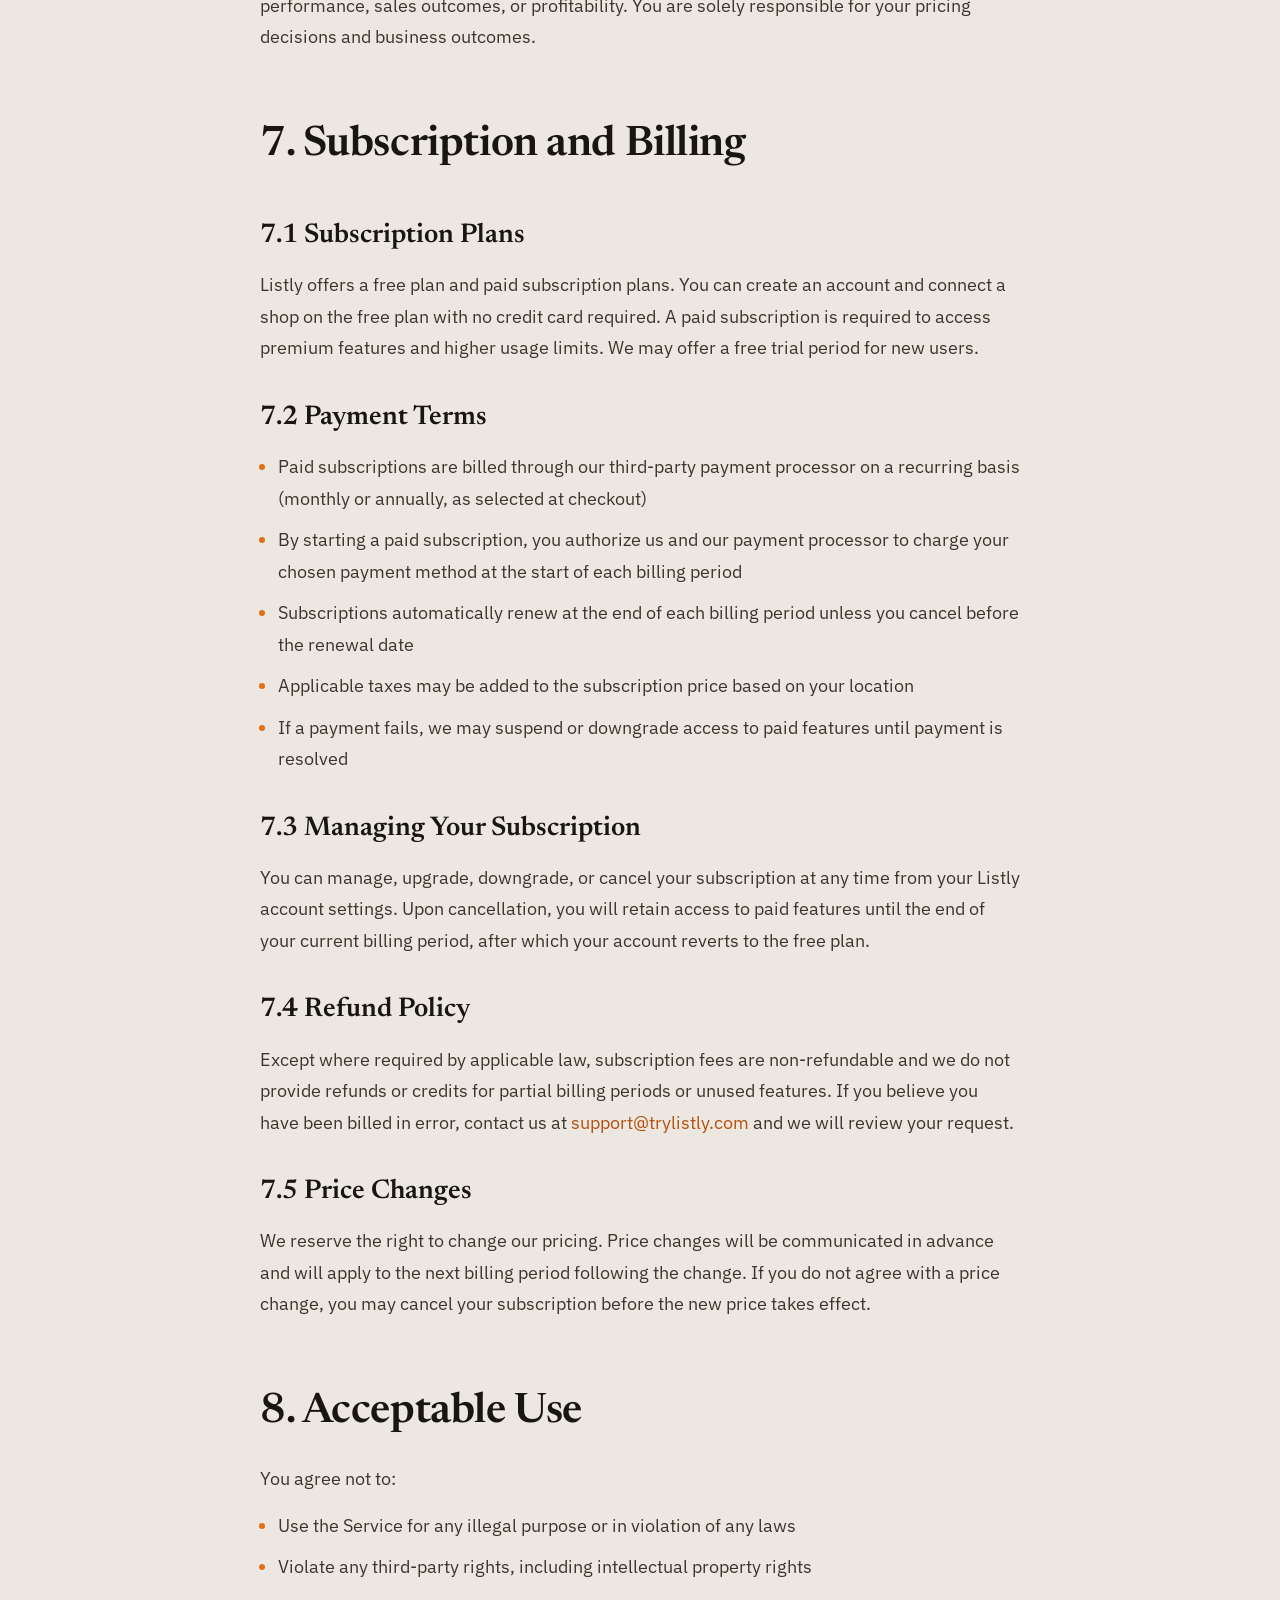
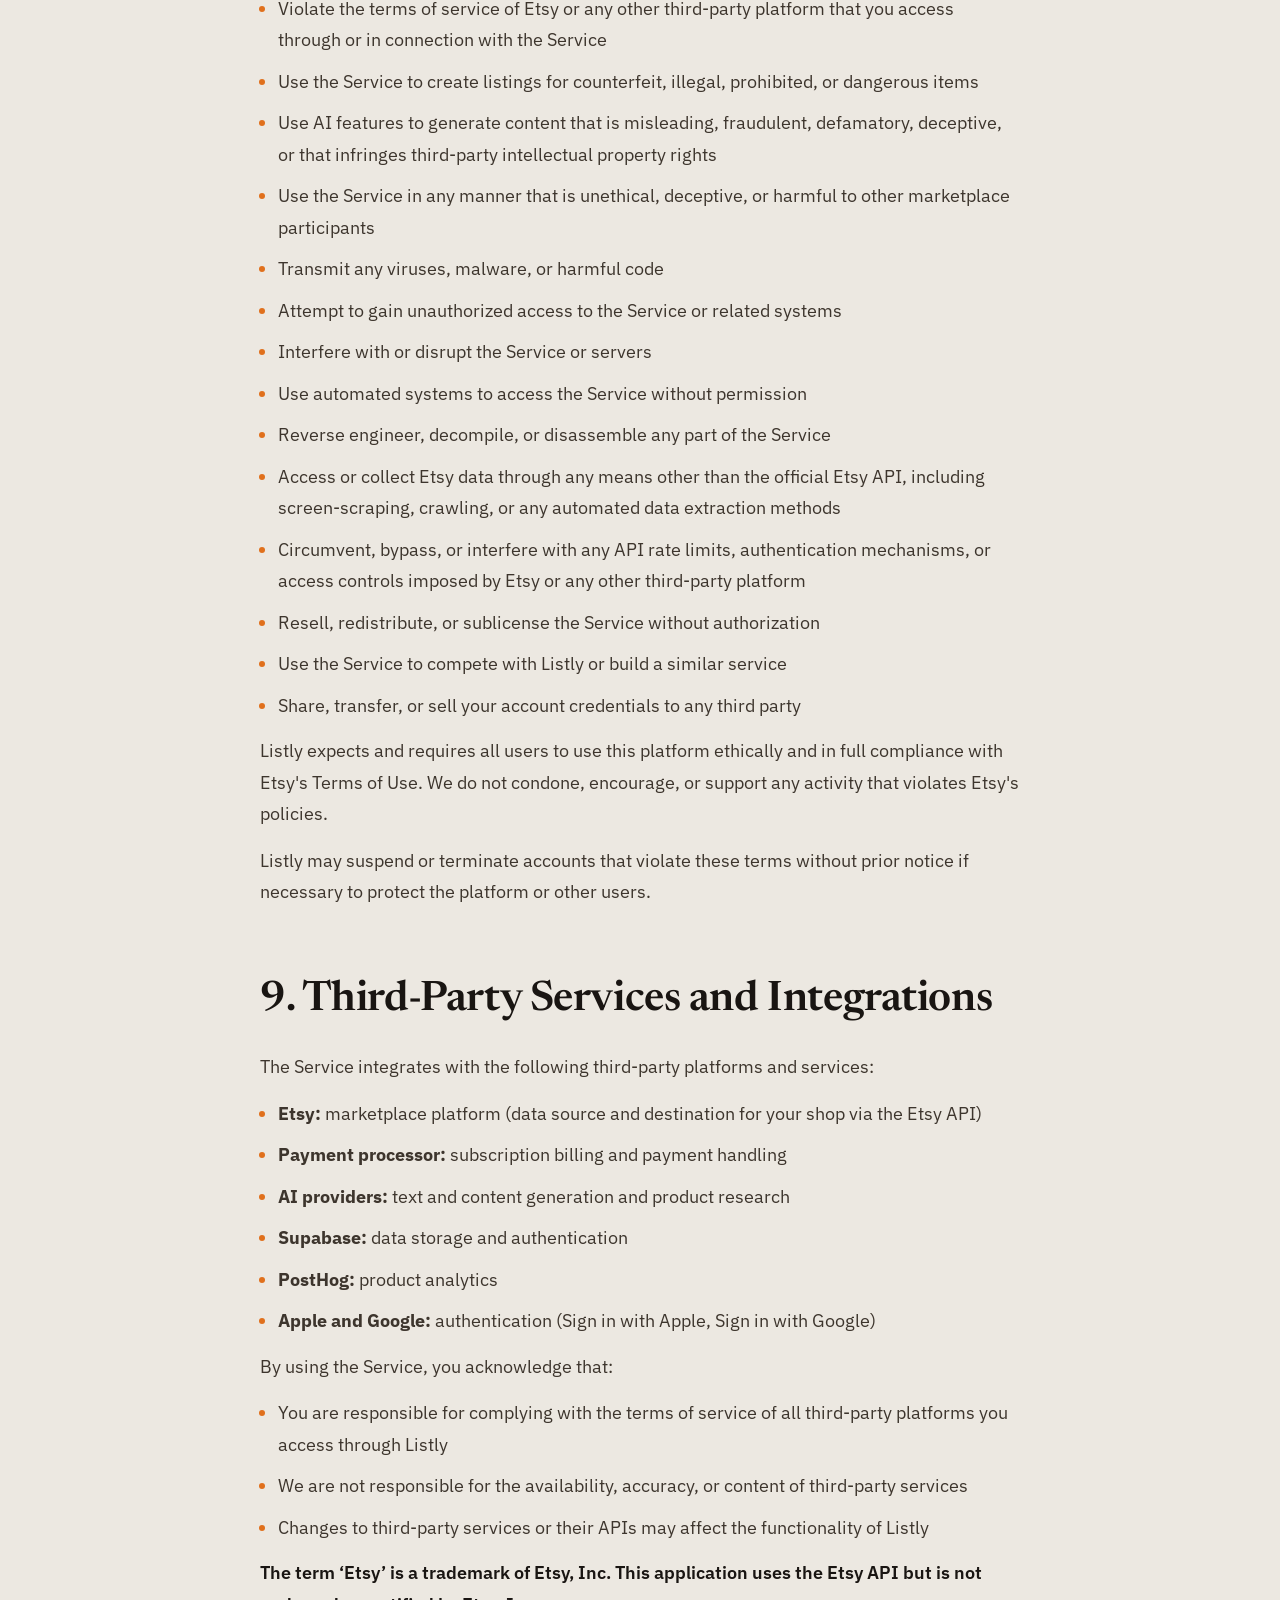
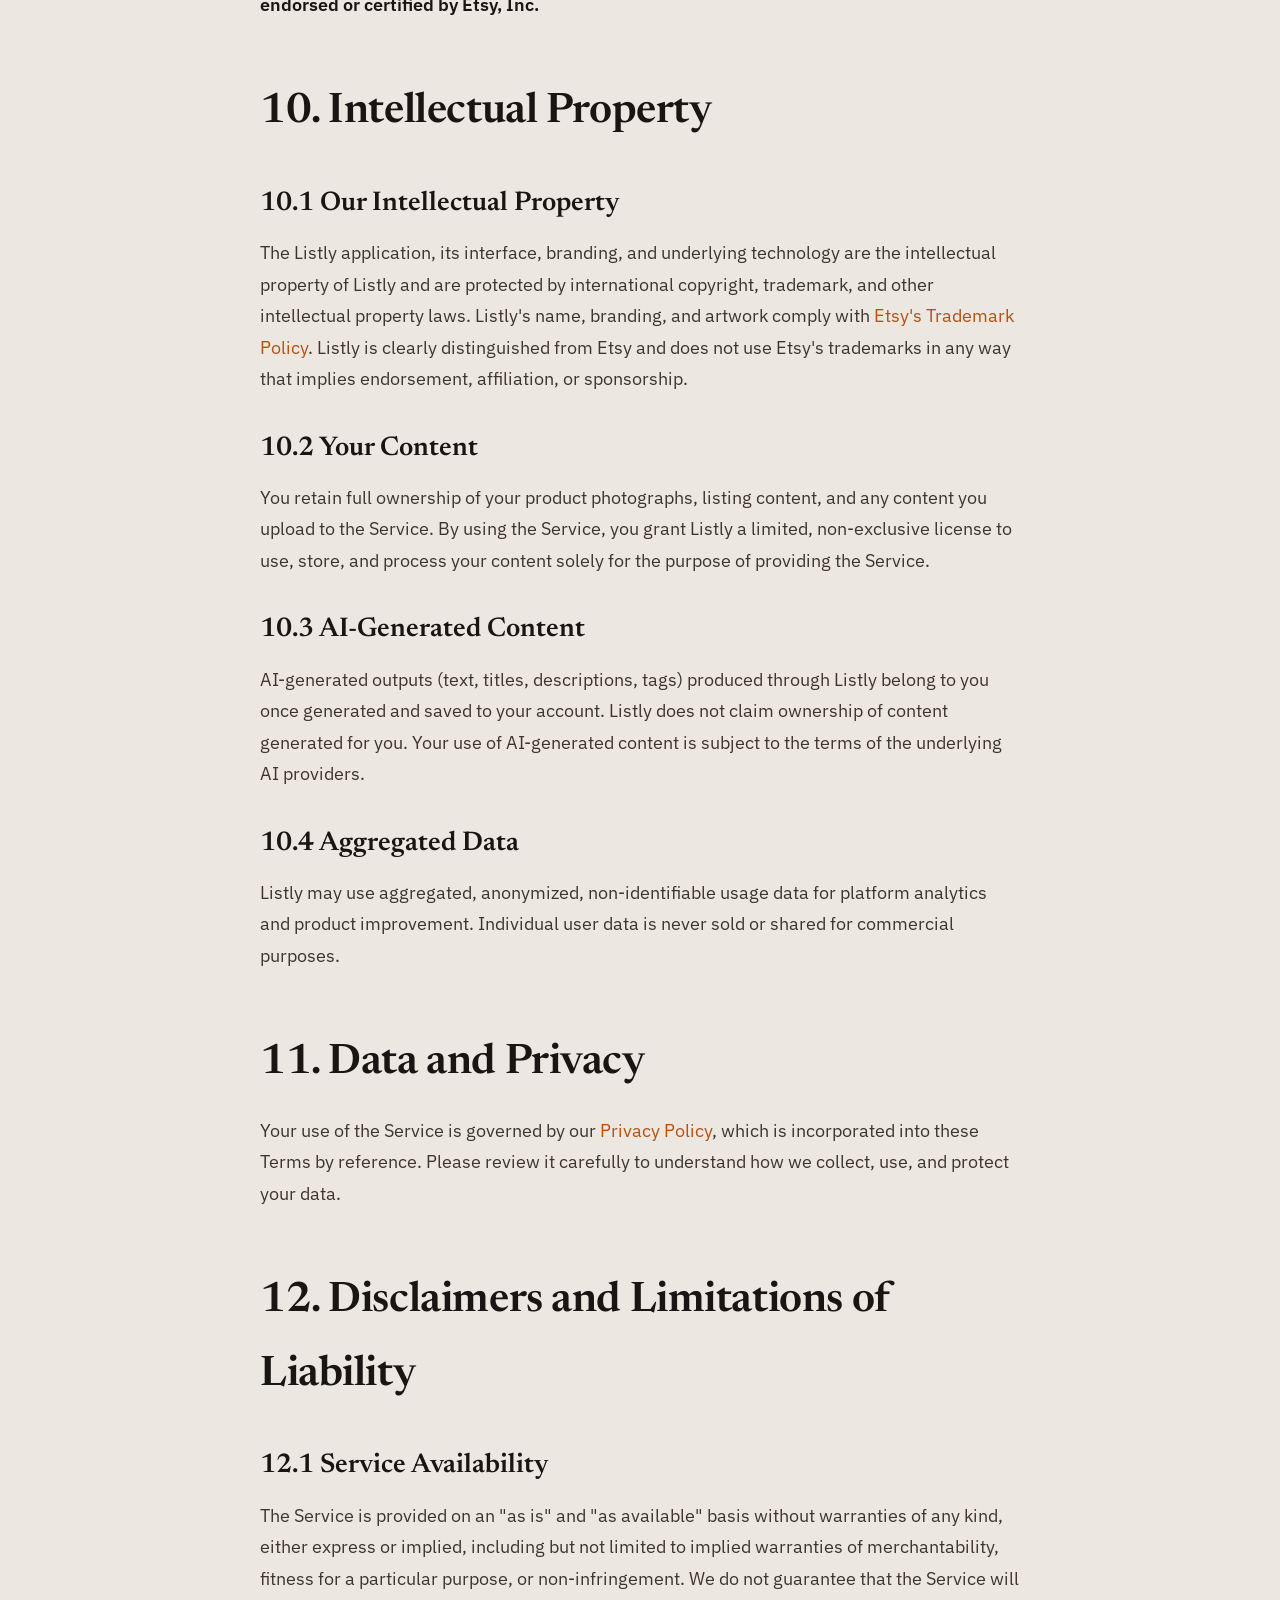
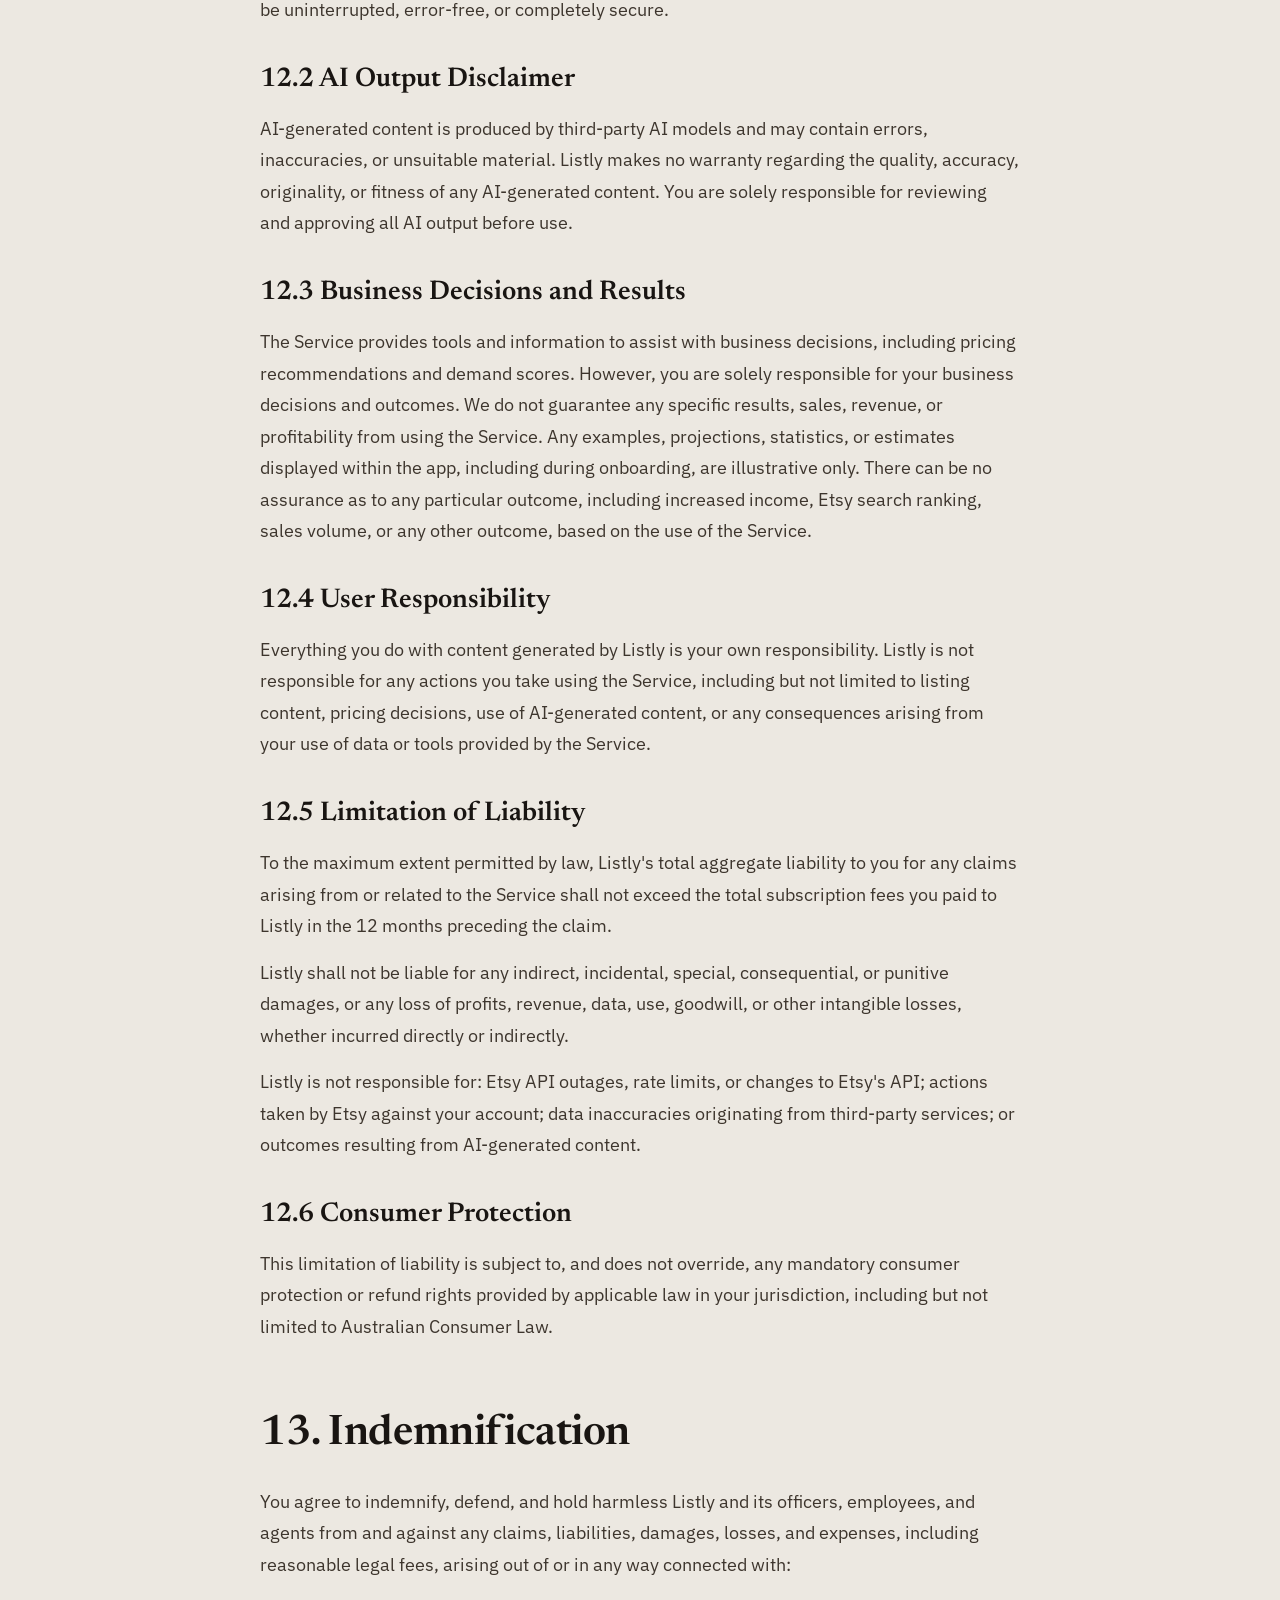
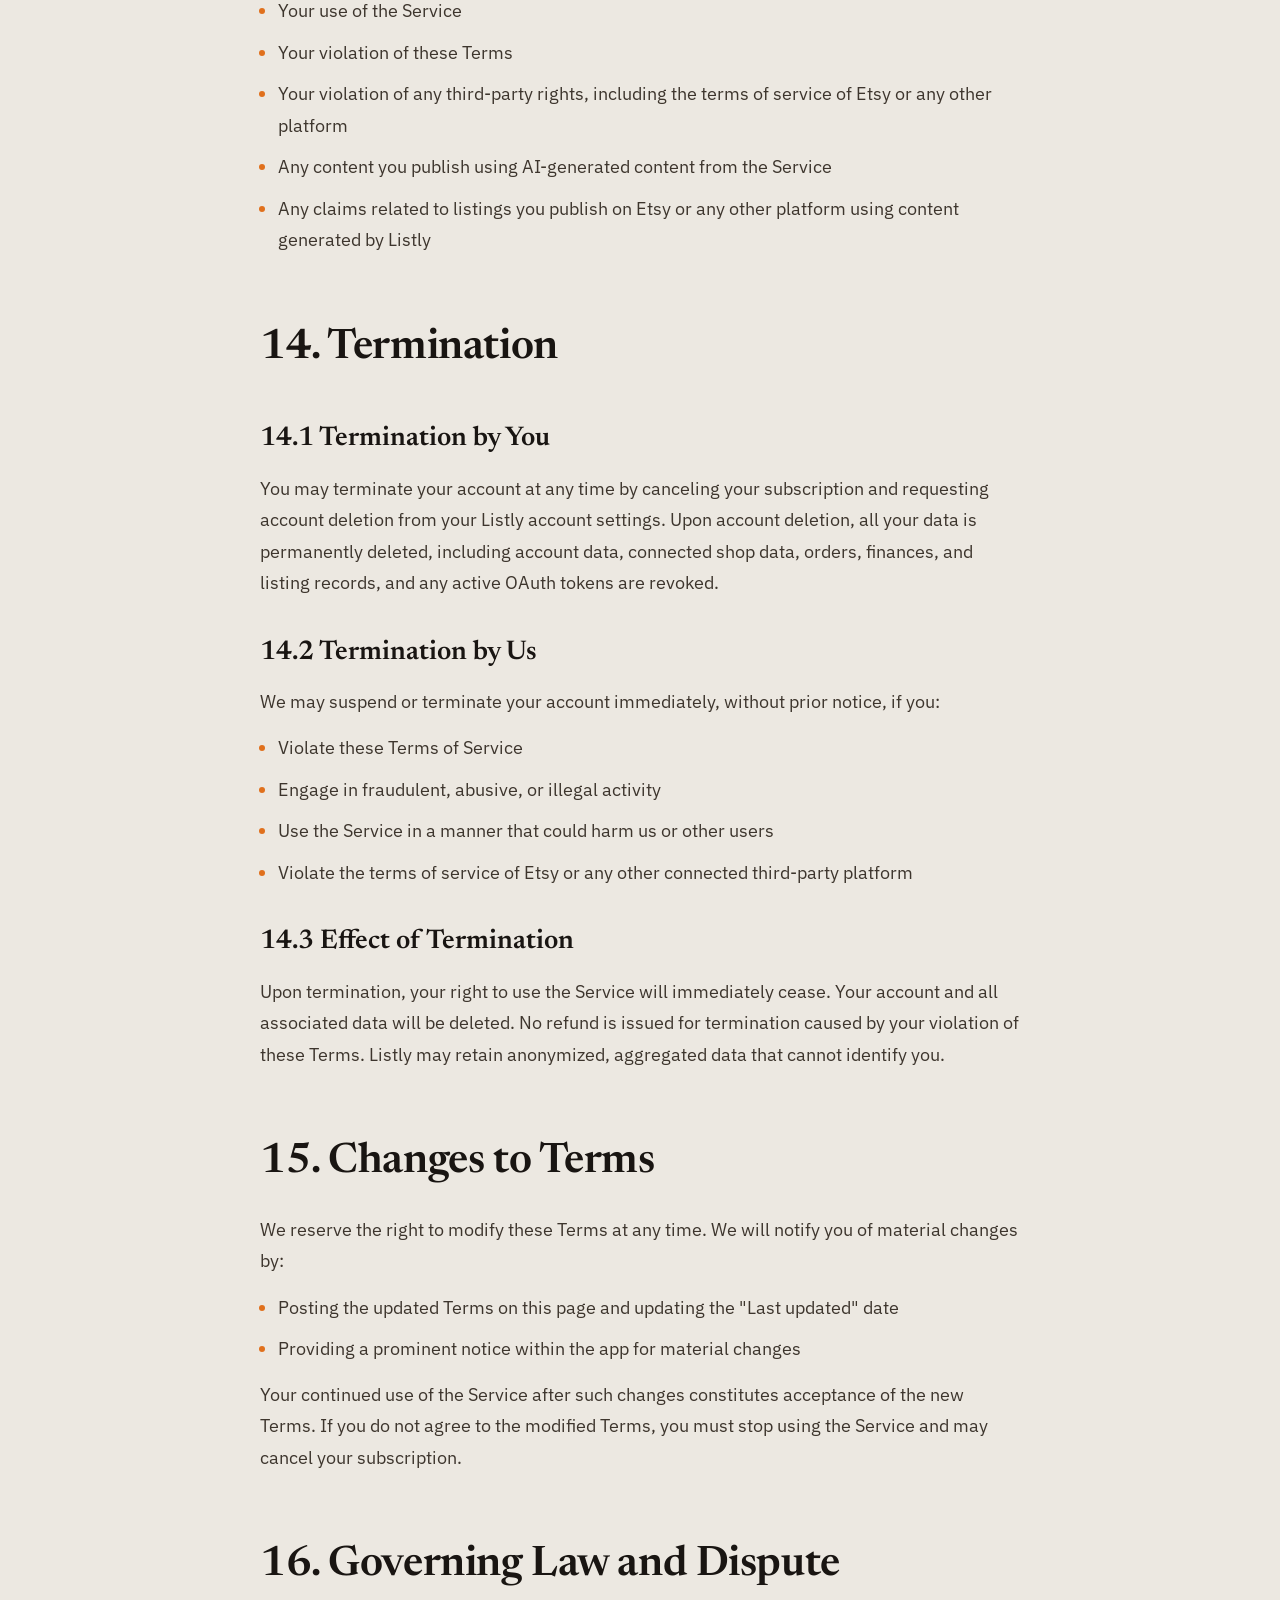
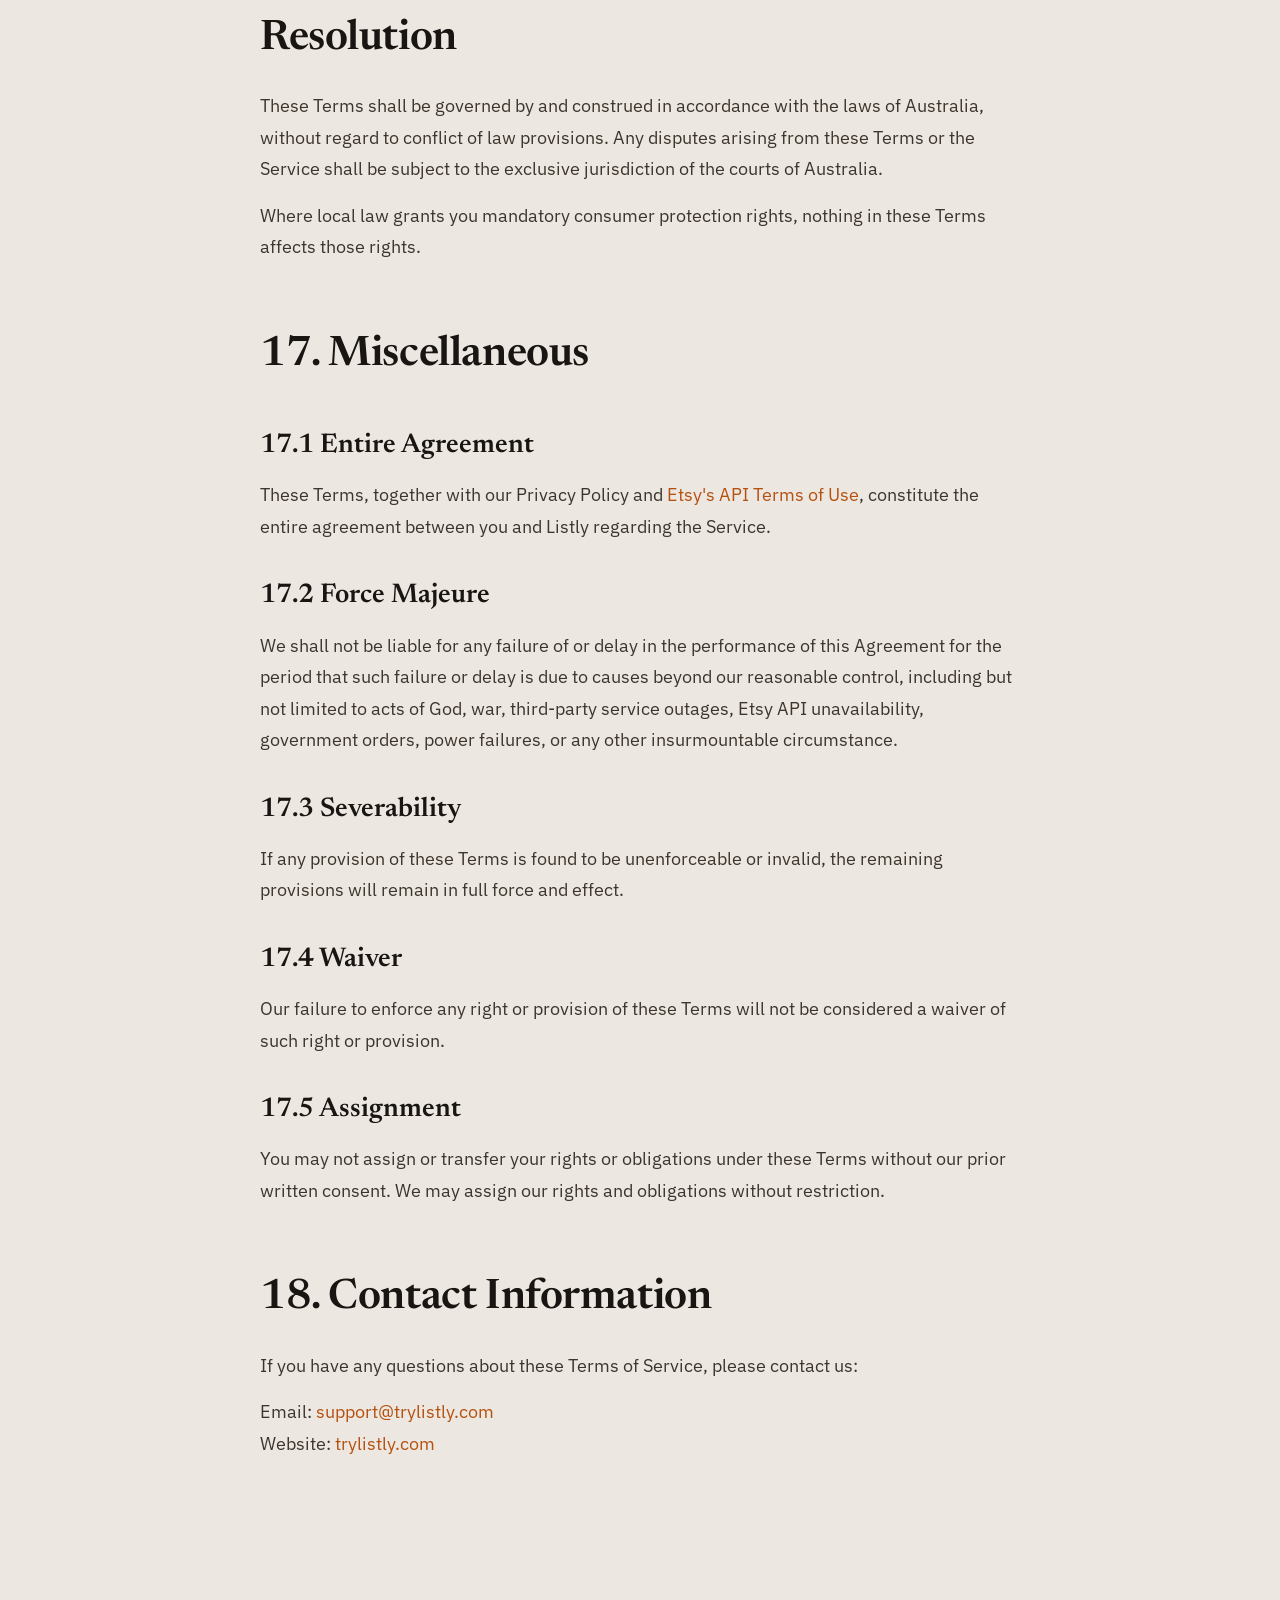
<file: terms/index.html>
<!DOCTYPE html><html lang="en"><head><meta charset="UTF-8">
<title>Terms of Service · Listly</title>
<link rel="canonical" href="https://trylistly.com/terms.html">
<meta http-equiv="refresh" content="0; url=/terms.html"></head>
<body>Redirecting to the <a href="/terms.html">Terms of Service</a>…</body></html>
</file>
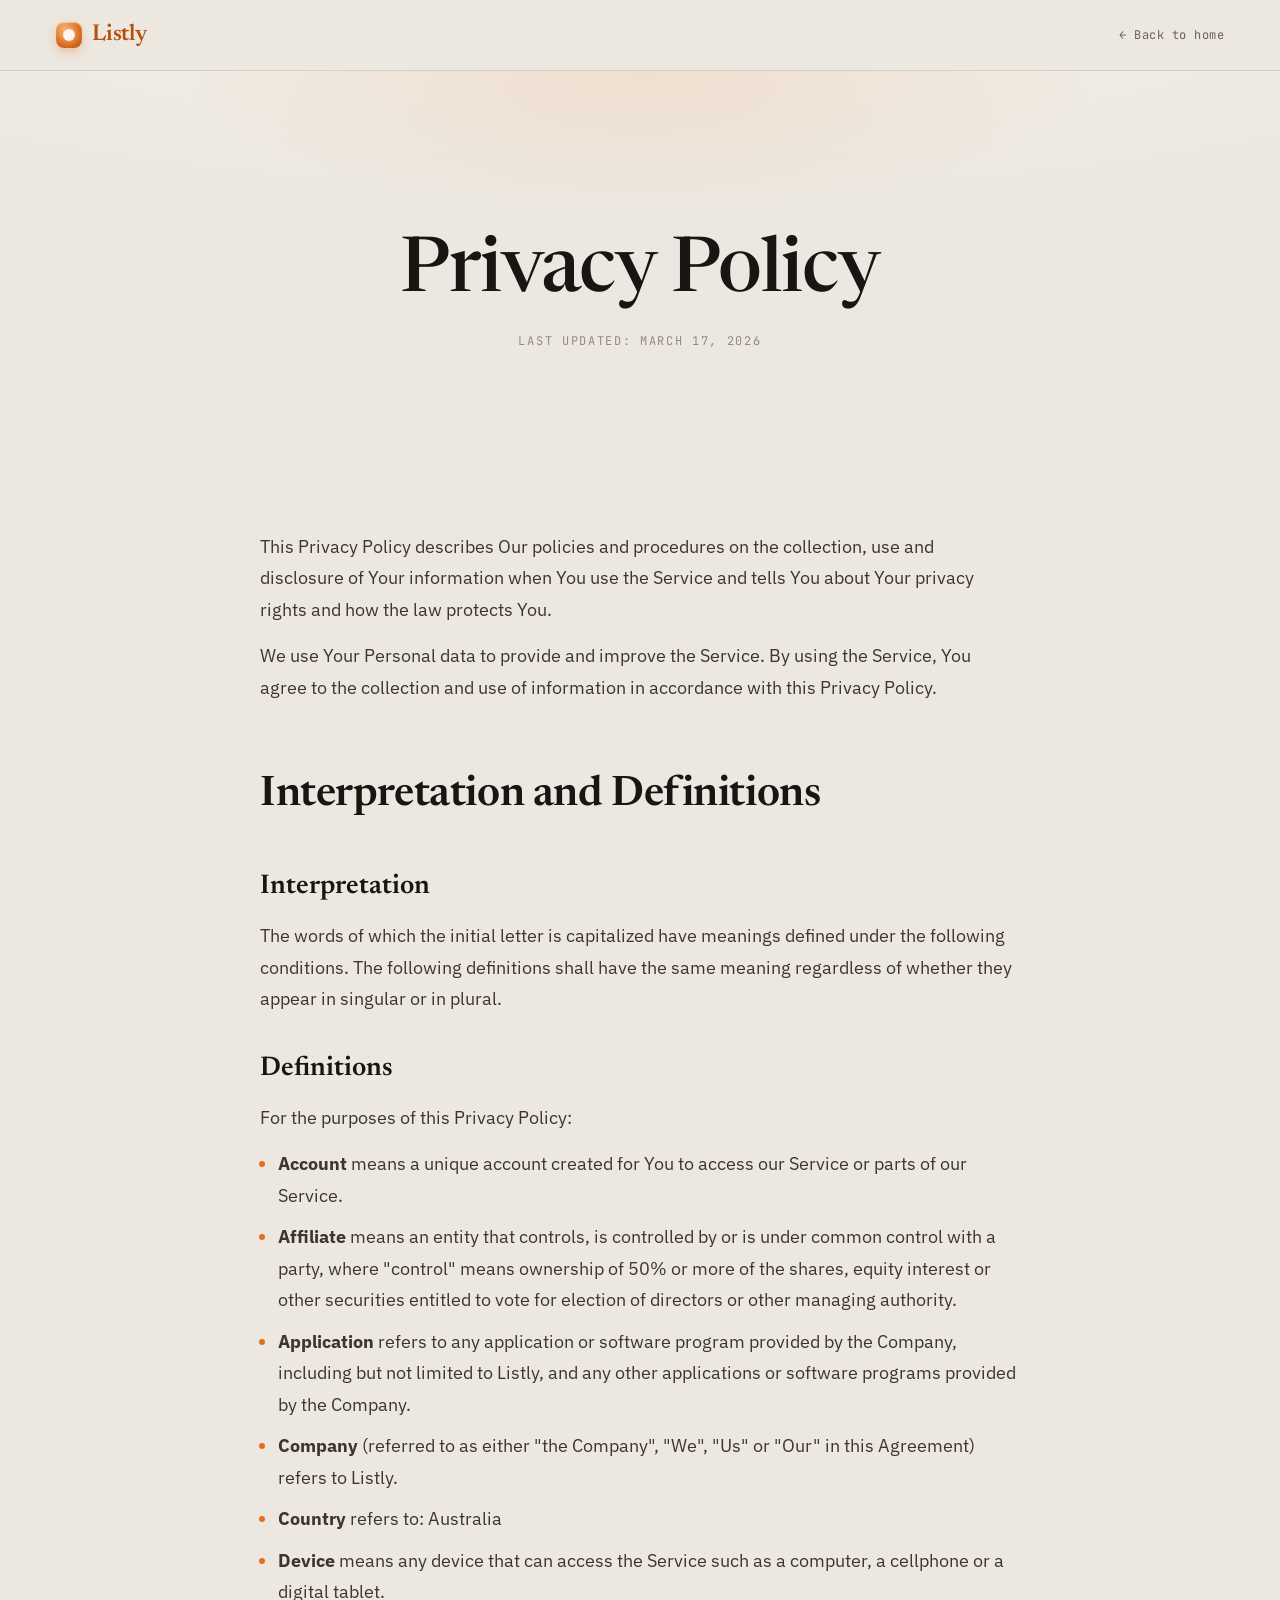
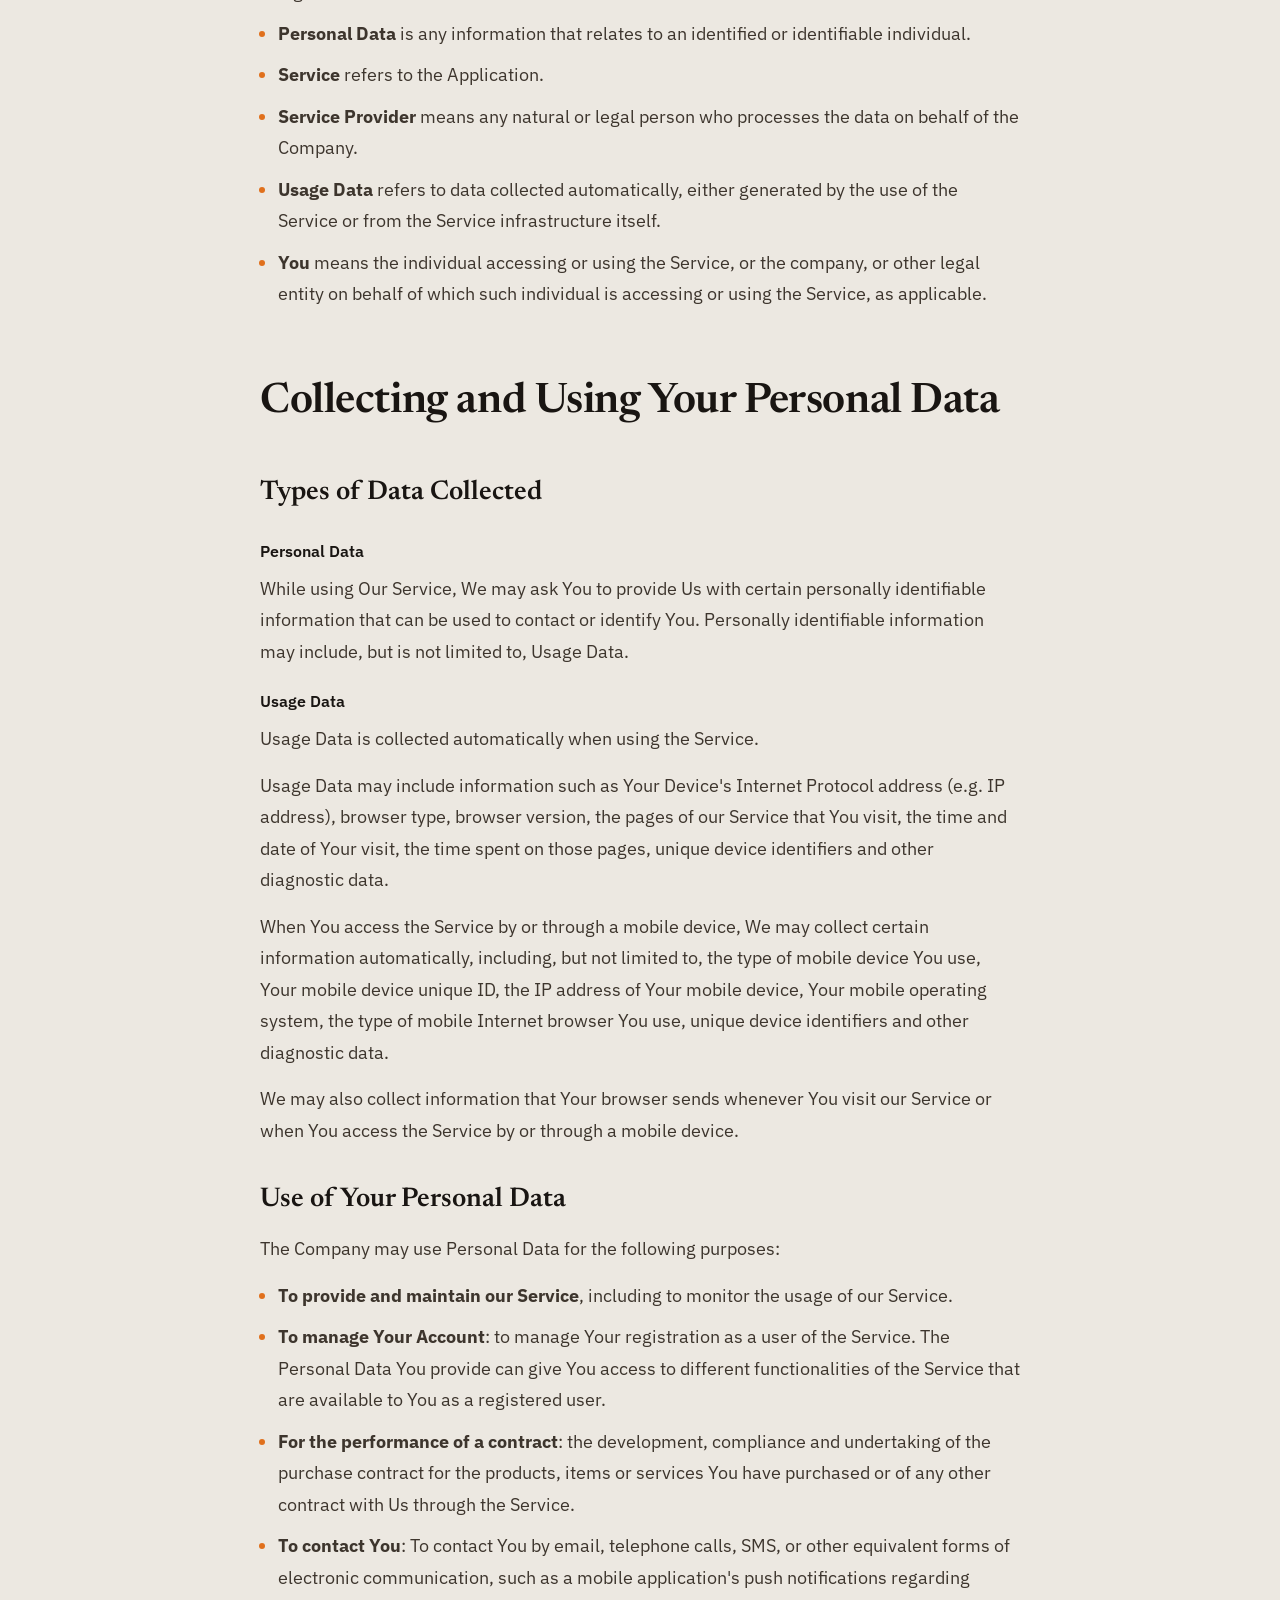
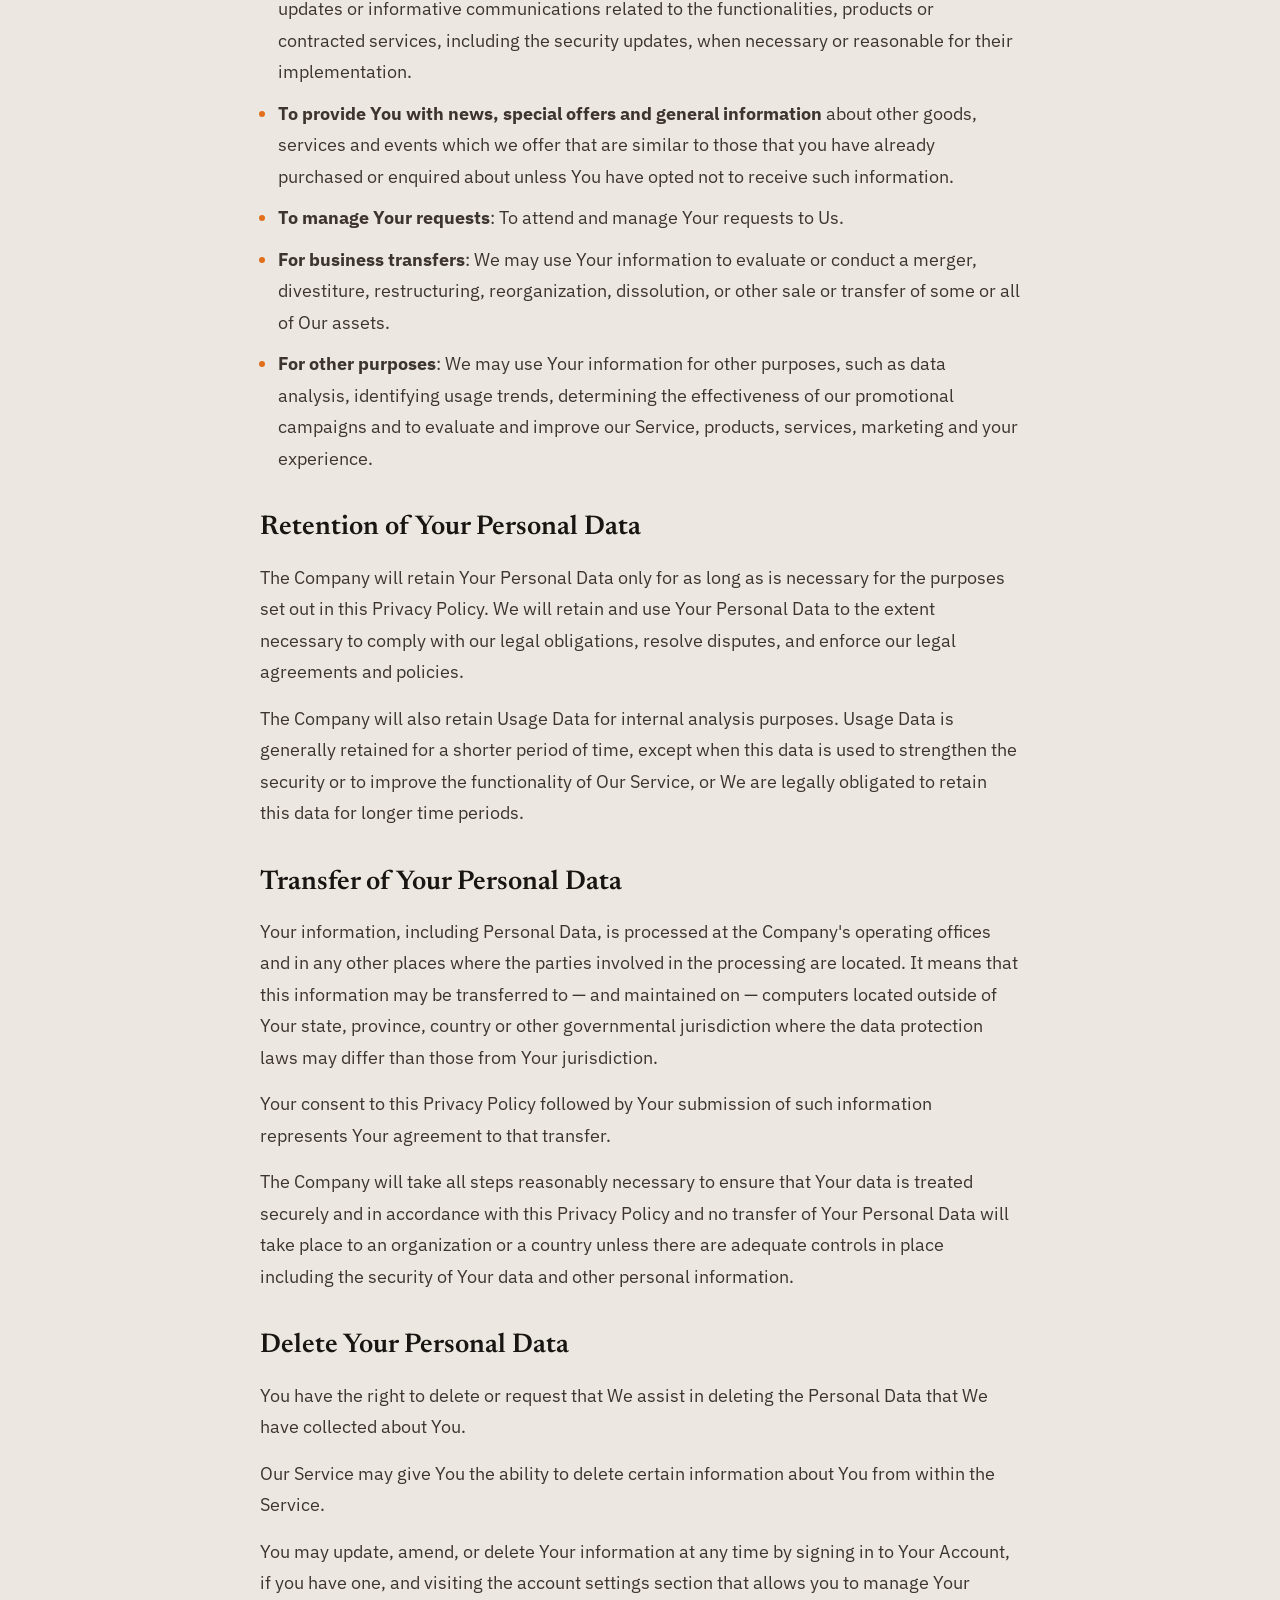
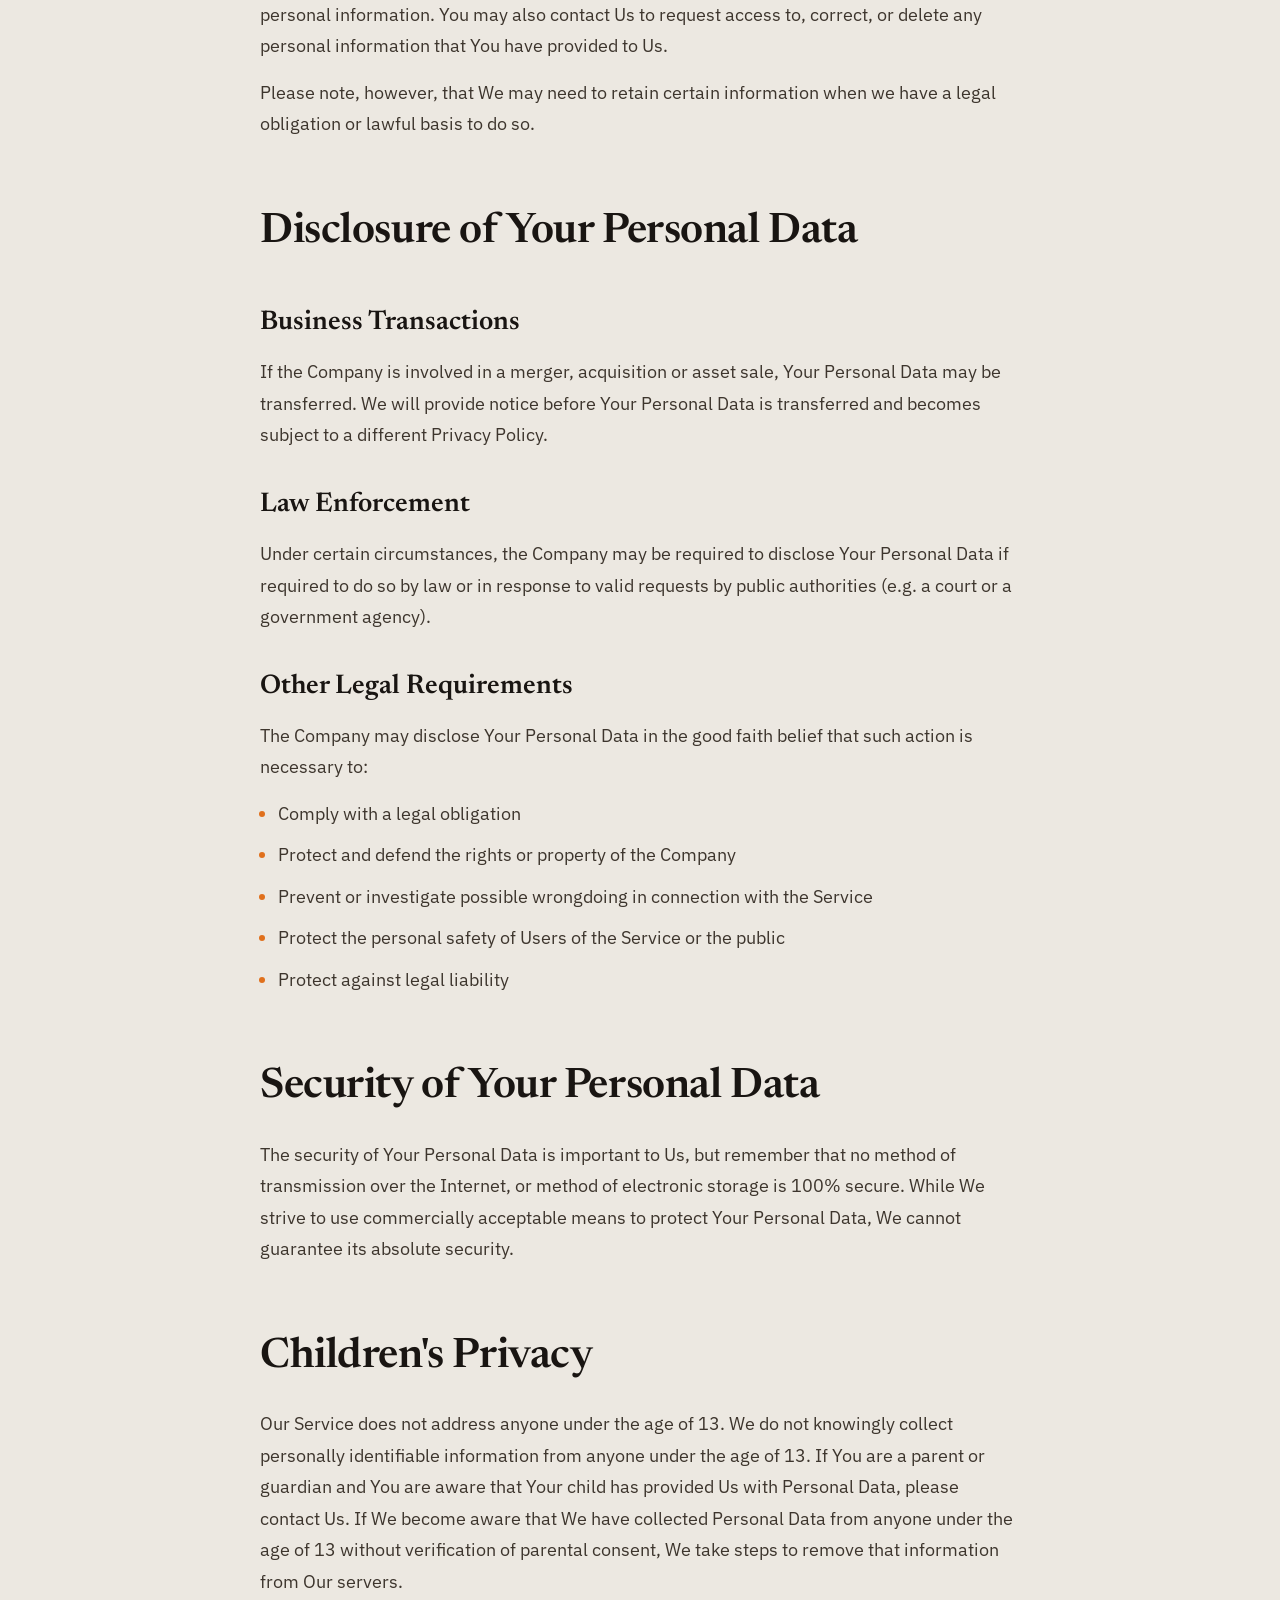
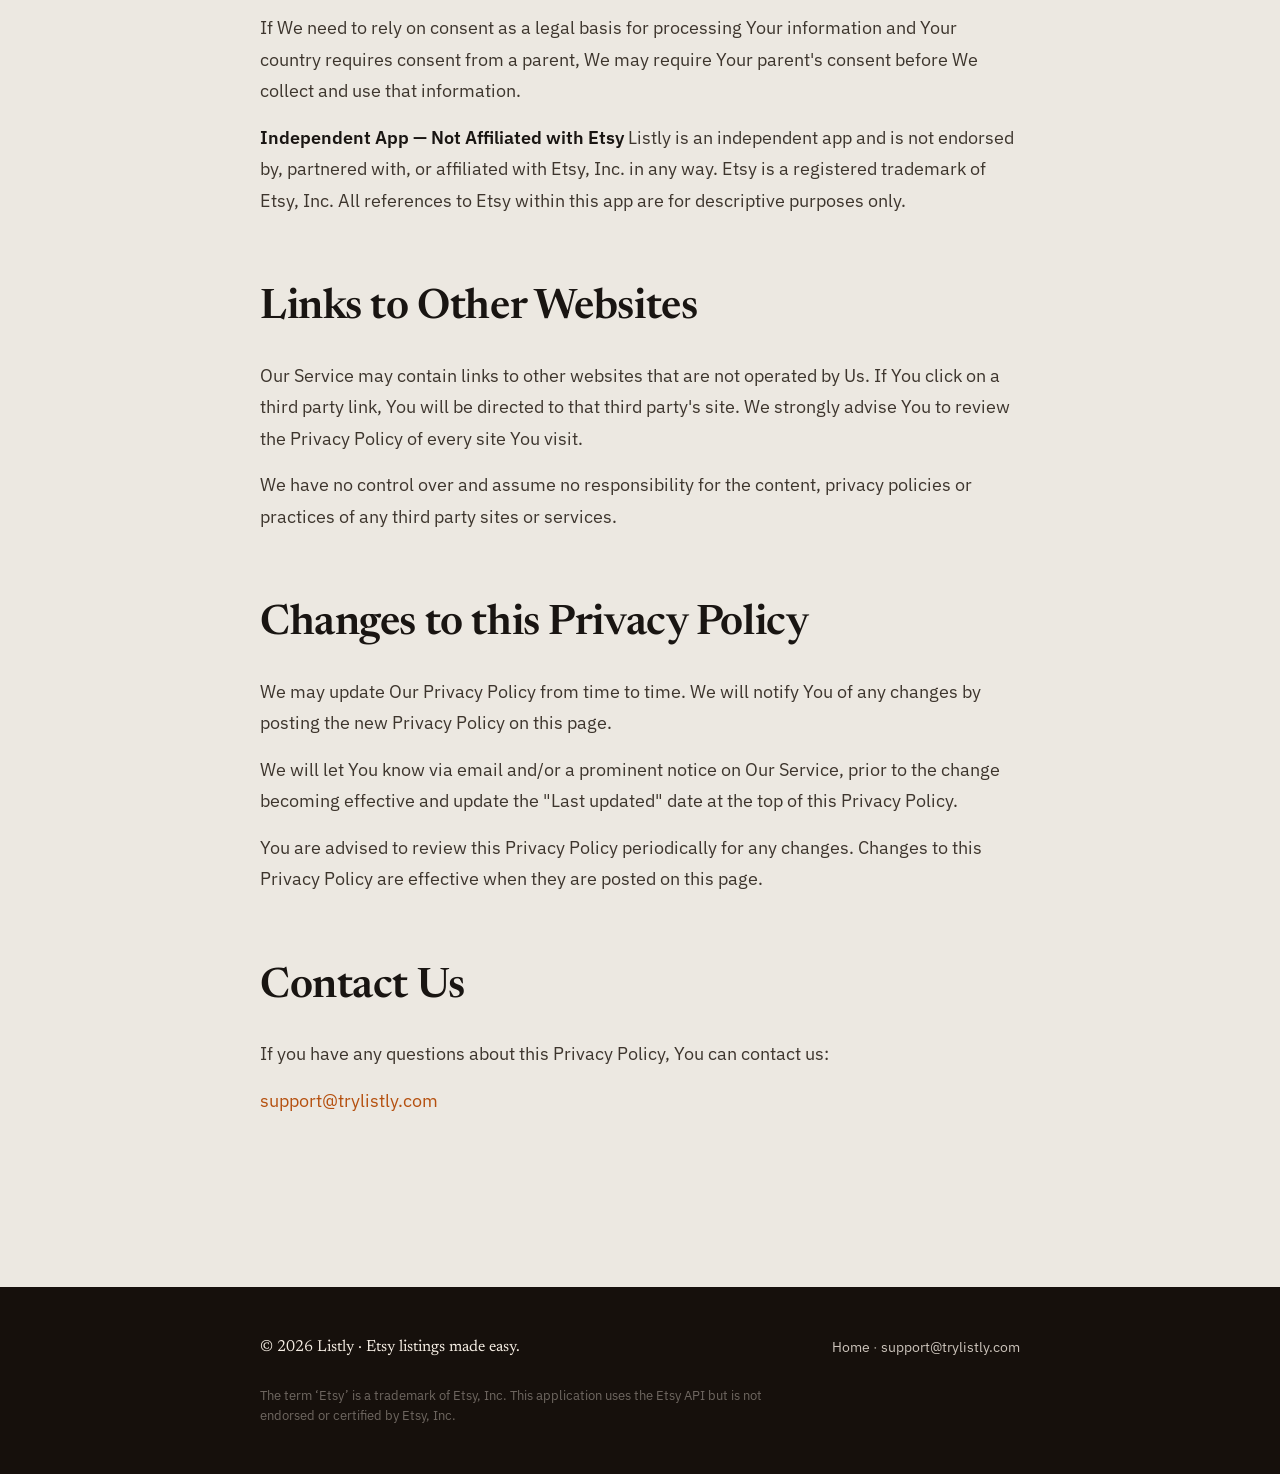
<file: privacy.html>
<!DOCTYPE html>
<html lang="en">
<head>
<meta charset="UTF-8">
<meta name="viewport" content="width=device-width, initial-scale=1.0">
<title>Privacy Policy · Listly</title>
<link rel="preconnect" href="https://fonts.googleapis.com">
<link rel="preconnect" href="https://fonts.gstatic.com" crossorigin>
<link href="https://fonts.googleapis.com/css2?family=Newsreader:ital,opsz,wght@0,6..72,500;0,6..72,600;1,6..72,500&family=IBM+Plex+Sans:wght@400;500;600;700&family=JetBrains+Mono:wght@400;500&display=swap" rel="stylesheet">
<link rel="icon" href="assets/icon.png">
<style>
  :root{
    --bg:#ECE8E1; --bg-2:#E3DDD3; --surface:#FAF8F3;
    --ink:#191512; --ink-soft:#6A6157; --ink-faint:#938A7E;
    --line:rgba(25,21,18,.12);
    --ember:#E0701C; --ember-deep:#B5500F; --ember-soft:#F2A85E; --oxblood:#5E1A1D;
    --night:#0B0807; --night-2:#16100C; --on-night:#F4ECE2; --on-night-soft:rgba(244,236,226,.6);
    --serif:"Newsreader",Georgia,serif; --sans:"IBM Plex Sans",system-ui,-apple-system,sans-serif; --mono:"JetBrains Mono",ui-monospace,monospace;
  }
  *{ box-sizing:border-box; margin:0; padding:0; }
  body{ font-family:var(--sans); color:var(--ink); background:var(--bg); line-height:1.75; -webkit-font-smoothing:antialiased; }
  ::selection{ background:var(--ember); color:#fff; }
  a{ color:var(--ember-deep); text-decoration:none; }
  a:hover{ text-decoration:underline; }
  .topbar{ position:sticky; top:0; z-index:10; display:flex; align-items:center; justify-content:space-between;
    padding:15px clamp(20px,5vw,56px); background:color-mix(in srgb,var(--bg) 84%,transparent); backdrop-filter:blur(14px) saturate(1.4); border-bottom:1px solid var(--line); }
  .brand{ display:flex; align-items:center; gap:10px; }
  .brand .mark{ width:26px; height:26px; border-radius:8px; position:relative;
    background:radial-gradient(120% 120% at 30% 20%, var(--ember-soft), var(--ember) 45%, var(--ember-deep) 100%);
    box-shadow:0 4px 14px -4px rgba(224,112,28,.7), inset 0 1px 1px rgba(255,255,255,.5); }
  .brand .mark::after{ content:""; position:absolute; inset:7px; border-radius:50%; background:rgba(255,255,255,.92); box-shadow:0 0 8px rgba(255,255,255,.6); }
  .brand .name{ font-family:var(--serif); font-weight:600; font-size:23px; letter-spacing:-.01em; }
  .back{ font-family:var(--mono); font-size:12px; letter-spacing:.04em; color:var(--ink-soft); }
  .back:hover{ color:var(--ember-deep); }
  .hero{ position:relative; background:radial-gradient(120% 95% at 50% -25%, #F5EFE6, var(--bg) 68%); padding:clamp(96px,12vw,150px) 0 clamp(44px,6vw,72px); text-align:center; overflow:hidden; }
  .hero::before{ content:""; position:absolute; inset:0; background:radial-gradient(60% 70% at 50% 0%, rgba(224,112,28,.1), transparent 60%); pointer-events:none; }
  .wrap{ position:relative; width:min(760px,90vw); margin-inline:auto; }
  .kicker{ font-family:var(--mono); font-size:12px; font-weight:500; letter-spacing:.22em; text-transform:uppercase; color:var(--ember-deep); }
  h1{ font-family:var(--serif); font-weight:500; font-size:clamp(42px,6.4vw,76px); line-height:1.02; letter-spacing:-.015em; margin-top:14px; }
  .updated{ margin-top:18px; font-family:var(--mono); font-size:12px; letter-spacing:.14em; color:var(--ink-faint); text-transform:uppercase; }
  .intro{ font-size:20px; color:#473D34; max-width:60ch; margin:22px auto 0; }
  main{ padding:clamp(48px,7vw,88px) 0 clamp(70px,9vw,120px); }
  section{ margin-bottom:clamp(38px,5vw,56px); }
  h2{ font-family:var(--serif); font-weight:600; font-size:clamp(28px,3.6vw,42px); color:var(--ink); margin-bottom:14px; letter-spacing:-.01em; }
  h3{ font-family:var(--serif); font-weight:600; font-size:clamp(21px,2.4vw,27px); color:var(--ink); margin:30px 0 10px; }
  h4{ font-family:var(--sans); font-weight:600; font-size:16px; color:var(--ink); margin:20px 0 8px; }
  section > p:first-of-type{ margin-top:4px; }
  p{ font-size:18px; color:#3D352D; margin-bottom:15px; }
  p strong{ color:var(--ink); font-weight:600; }
  ul{ margin:0 0 14px 1.1em; }
  li{ font-size:18px; color:#3D352D; margin-bottom:10px; }
  li::marker{ color:var(--ember); }
  .callout{ background:var(--surface); border:1px solid var(--line); border-radius:18px; padding:28px 32px; box-shadow:0 18px 44px -30px rgba(25,21,18,.5); }
  .callout p:last-child{ margin-bottom:0; }
  footer{ background:var(--night-2); color:var(--on-night-soft); padding:46px 0 34px; font-size:14px; }
  footer .wrap{ display:flex; justify-content:space-between; align-items:center; gap:14px 20px; flex-wrap:wrap; }
  footer .wrap > span:first-child{ font-family:var(--serif); font-size:16px; color:var(--on-night); }
  footer a{ color:rgba(244,236,226,.82); transition:color .2s; }
  footer a:hover{ color:var(--ember-soft); text-decoration:none; }
  footer .disclaimer{ width:100%; order:3; margin-top:10px; font-size:12.5px; line-height:1.6; color:rgba(244,236,226,.4); max-width:64ch; }
</style>
</head>
<body>
  <div class="topbar">
    <a class="brand" href="index.html"><span class="mark"></span><span class="name">Listly</span></a>
    <a class="back" href="index.html">← Back to home</a>
  </div>

  <header class="hero">
    <div class="wrap">
      <h1>Privacy Policy</h1>
      <p class="updated">Last updated: March 17, 2026</p>
    </div>
  </header>

  <main>
    <div class="wrap">
      <section>
        <p>This Privacy Policy describes Our policies and procedures on the collection, use and disclosure of Your information when You use the Service and tells You about Your privacy rights and how the law protects You.</p>
        <p>We use Your Personal data to provide and improve the Service. By using the Service, You agree to the collection and use of information in accordance with this Privacy Policy.</p>
      </section>

      <section>
        <h2>Interpretation and Definitions</h2>
        <h3>Interpretation</h3>
        <p>The words of which the initial letter is capitalized have meanings defined under the following conditions. The following definitions shall have the same meaning regardless of whether they appear in singular or in plural.</p>
        <h3>Definitions</h3>
        <p>For the purposes of this Privacy Policy:</p>
        <ul>
          <li><strong>Account</strong> means a unique account created for You to access our Service or parts of our Service.</li>
          <li><strong>Affiliate</strong> means an entity that controls, is controlled by or is under common control with a party, where "control" means ownership of 50% or more of the shares, equity interest or other securities entitled to vote for election of directors or other managing authority.</li>
          <li><strong>Application</strong> refers to any application or software program provided by the Company, including but not limited to Listly, and any other applications or software programs provided by the Company.</li>
          <li><strong>Company</strong> (referred to as either "the Company", "We", "Us" or "Our" in this Agreement) refers to Listly.</li>
          <li><strong>Country</strong> refers to: Australia</li>
          <li><strong>Device</strong> means any device that can access the Service such as a computer, a cellphone or a digital tablet.</li>
          <li><strong>Personal Data</strong> is any information that relates to an identified or identifiable individual.</li>
          <li><strong>Service</strong> refers to the Application.</li>
          <li><strong>Service Provider</strong> means any natural or legal person who processes the data on behalf of the Company.</li>
          <li><strong>Usage Data</strong> refers to data collected automatically, either generated by the use of the Service or from the Service infrastructure itself.</li>
          <li><strong>You</strong> means the individual accessing or using the Service, or the company, or other legal entity on behalf of which such individual is accessing or using the Service, as applicable.</li>
        </ul>
      </section>

      <section>
        <h2>Collecting and Using Your Personal Data</h2>
        <h3>Types of Data Collected</h3>
        <h4>Personal Data</h4>
        <p>While using Our Service, We may ask You to provide Us with certain personally identifiable information that can be used to contact or identify You. Personally identifiable information may include, but is not limited to, Usage Data.</p>
        <h4>Usage Data</h4>
        <p>Usage Data is collected automatically when using the Service.</p>
        <p>Usage Data may include information such as Your Device's Internet Protocol address (e.g. IP address), browser type, browser version, the pages of our Service that You visit, the time and date of Your visit, the time spent on those pages, unique device identifiers and other diagnostic data.</p>
        <p>When You access the Service by or through a mobile device, We may collect certain information automatically, including, but not limited to, the type of mobile device You use, Your mobile device unique ID, the IP address of Your mobile device, Your mobile operating system, the type of mobile Internet browser You use, unique device identifiers and other diagnostic data.</p>
        <p>We may also collect information that Your browser sends whenever You visit our Service or when You access the Service by or through a mobile device.</p>

        <h3>Use of Your Personal Data</h3>
        <p>The Company may use Personal Data for the following purposes:</p>
        <ul>
          <li><strong>To provide and maintain our Service</strong>, including to monitor the usage of our Service.</li>
          <li><strong>To manage Your Account</strong>: to manage Your registration as a user of the Service. The Personal Data You provide can give You access to different functionalities of the Service that are available to You as a registered user.</li>
          <li><strong>For the performance of a contract</strong>: the development, compliance and undertaking of the purchase contract for the products, items or services You have purchased or of any other contract with Us through the Service.</li>
          <li><strong>To contact You</strong>: To contact You by email, telephone calls, SMS, or other equivalent forms of electronic communication, such as a mobile application's push notifications regarding updates or informative communications related to the functionalities, products or contracted services, including the security updates, when necessary or reasonable for their implementation.</li>
          <li><strong>To provide You with news, special offers and general information</strong> about other goods, services and events which we offer that are similar to those that you have already purchased or enquired about unless You have opted not to receive such information.</li>
          <li><strong>To manage Your requests</strong>: To attend and manage Your requests to Us.</li>
          <li><strong>For business transfers</strong>: We may use Your information to evaluate or conduct a merger, divestiture, restructuring, reorganization, dissolution, or other sale or transfer of some or all of Our assets.</li>
          <li><strong>For other purposes</strong>: We may use Your information for other purposes, such as data analysis, identifying usage trends, determining the effectiveness of our promotional campaigns and to evaluate and improve our Service, products, services, marketing and your experience.</li>
        </ul>

        <h3>Retention of Your Personal Data</h3>
        <p>The Company will retain Your Personal Data only for as long as is necessary for the purposes set out in this Privacy Policy. We will retain and use Your Personal Data to the extent necessary to comply with our legal obligations, resolve disputes, and enforce our legal agreements and policies.</p>
        <p>The Company will also retain Usage Data for internal analysis purposes. Usage Data is generally retained for a shorter period of time, except when this data is used to strengthen the security or to improve the functionality of Our Service, or We are legally obligated to retain this data for longer time periods.</p>

        <h3>Transfer of Your Personal Data</h3>
        <p>Your information, including Personal Data, is processed at the Company's operating offices and in any other places where the parties involved in the processing are located. It means that this information may be transferred to — and maintained on — computers located outside of Your state, province, country or other governmental jurisdiction where the data protection laws may differ than those from Your jurisdiction.</p>
        <p>Your consent to this Privacy Policy followed by Your submission of such information represents Your agreement to that transfer.</p>
        <p>The Company will take all steps reasonably necessary to ensure that Your data is treated securely and in accordance with this Privacy Policy and no transfer of Your Personal Data will take place to an organization or a country unless there are adequate controls in place including the security of Your data and other personal information.</p>

        <h3>Delete Your Personal Data</h3>
        <p>You have the right to delete or request that We assist in deleting the Personal Data that We have collected about You.</p>
        <p>Our Service may give You the ability to delete certain information about You from within the Service.</p>
        <p>You may update, amend, or delete Your information at any time by signing in to Your Account, if you have one, and visiting the account settings section that allows you to manage Your personal information. You may also contact Us to request access to, correct, or delete any personal information that You have provided to Us.</p>
        <p>Please note, however, that We may need to retain certain information when we have a legal obligation or lawful basis to do so.</p>
      </section>

      <section>
        <h2>Disclosure of Your Personal Data</h2>
        <h3>Business Transactions</h3>
        <p>If the Company is involved in a merger, acquisition or asset sale, Your Personal Data may be transferred. We will provide notice before Your Personal Data is transferred and becomes subject to a different Privacy Policy.</p>
        <h3>Law Enforcement</h3>
        <p>Under certain circumstances, the Company may be required to disclose Your Personal Data if required to do so by law or in response to valid requests by public authorities (e.g. a court or a government agency).</p>
        <h3>Other Legal Requirements</h3>
        <p>The Company may disclose Your Personal Data in the good faith belief that such action is necessary to:</p>
        <ul>
          <li>Comply with a legal obligation</li>
          <li>Protect and defend the rights or property of the Company</li>
          <li>Prevent or investigate possible wrongdoing in connection with the Service</li>
          <li>Protect the personal safety of Users of the Service or the public</li>
          <li>Protect against legal liability</li>
        </ul>
      </section>

      <section>
        <h2>Security of Your Personal Data</h2>
        <p>The security of Your Personal Data is important to Us, but remember that no method of transmission over the Internet, or method of electronic storage is 100% secure. While We strive to use commercially acceptable means to protect Your Personal Data, We cannot guarantee its absolute security.</p>
      </section>

      <section>
        <h2>Children's Privacy</h2>
        <p>Our Service does not address anyone under the age of 13. We do not knowingly collect personally identifiable information from anyone under the age of 13. If You are a parent or guardian and You are aware that Your child has provided Us with Personal Data, please contact Us. If We become aware that We have collected Personal Data from anyone under the age of 13 without verification of parental consent, We take steps to remove that information from Our servers.</p>
        <p>If We need to rely on consent as a legal basis for processing Your information and Your country requires consent from a parent, We may require Your parent's consent before We collect and use that information.</p>
        <p><strong>Independent App — Not Affiliated with Etsy</strong> Listly is an independent app and is not endorsed by, partnered with, or affiliated with Etsy, Inc. in any way. Etsy is a registered trademark of Etsy, Inc. All references to Etsy within this app are for descriptive purposes only.</p>
      </section>

      <section>
        <h2>Links to Other Websites</h2>
        <p>Our Service may contain links to other websites that are not operated by Us. If You click on a third party link, You will be directed to that third party's site. We strongly advise You to review the Privacy Policy of every site You visit.</p>
        <p>We have no control over and assume no responsibility for the content, privacy policies or practices of any third party sites or services.</p>
      </section>

      <section>
        <h2>Changes to this Privacy Policy</h2>
        <p>We may update Our Privacy Policy from time to time. We will notify You of any changes by posting the new Privacy Policy on this page.</p>
        <p>We will let You know via email and/or a prominent notice on Our Service, prior to the change becoming effective and update the "Last updated" date at the top of this Privacy Policy.</p>
        <p>You are advised to review this Privacy Policy periodically for any changes. Changes to this Privacy Policy are effective when they are posted on this page.</p>
      </section>

      <section>
        <h2>Contact Us</h2>
        <p>If you have any questions about this Privacy Policy, You can contact us:</p>
        <p><a href="mailto:support@trylistly.com">support@trylistly.com</a></p>
      </section>
    </div>
  </main>

  <footer>
    <div class="wrap">
      <span>© 2026 Listly · Etsy listings made easy.</span>
      <span><a href="index.html">Home</a> · <a href="mailto:support@trylistly.com">support@trylistly.com</a></span>
      <p class="disclaimer">The term &lsquo;Etsy&rsquo; is a trademark of Etsy, Inc. This application uses the Etsy API but is not endorsed or certified by Etsy, Inc.</p>
    </div>
  </footer>
</body>
</html>
</file>
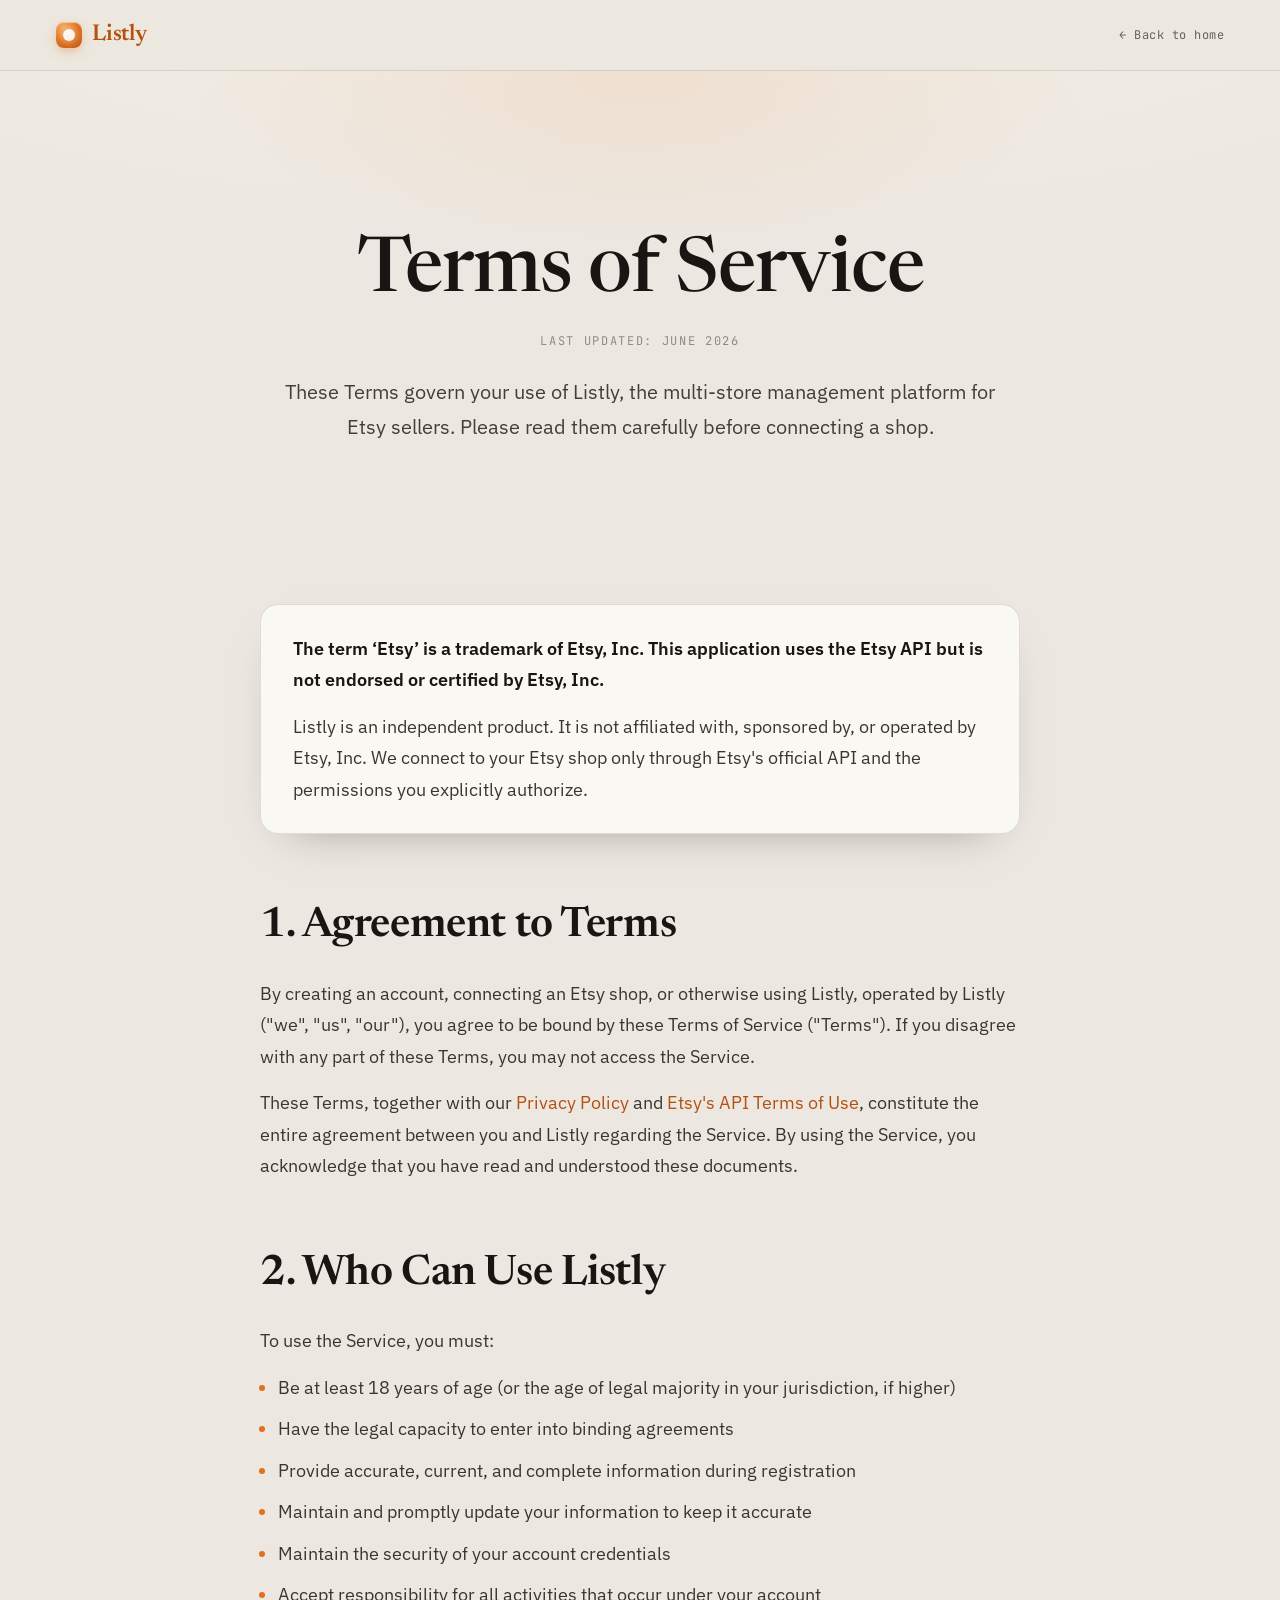
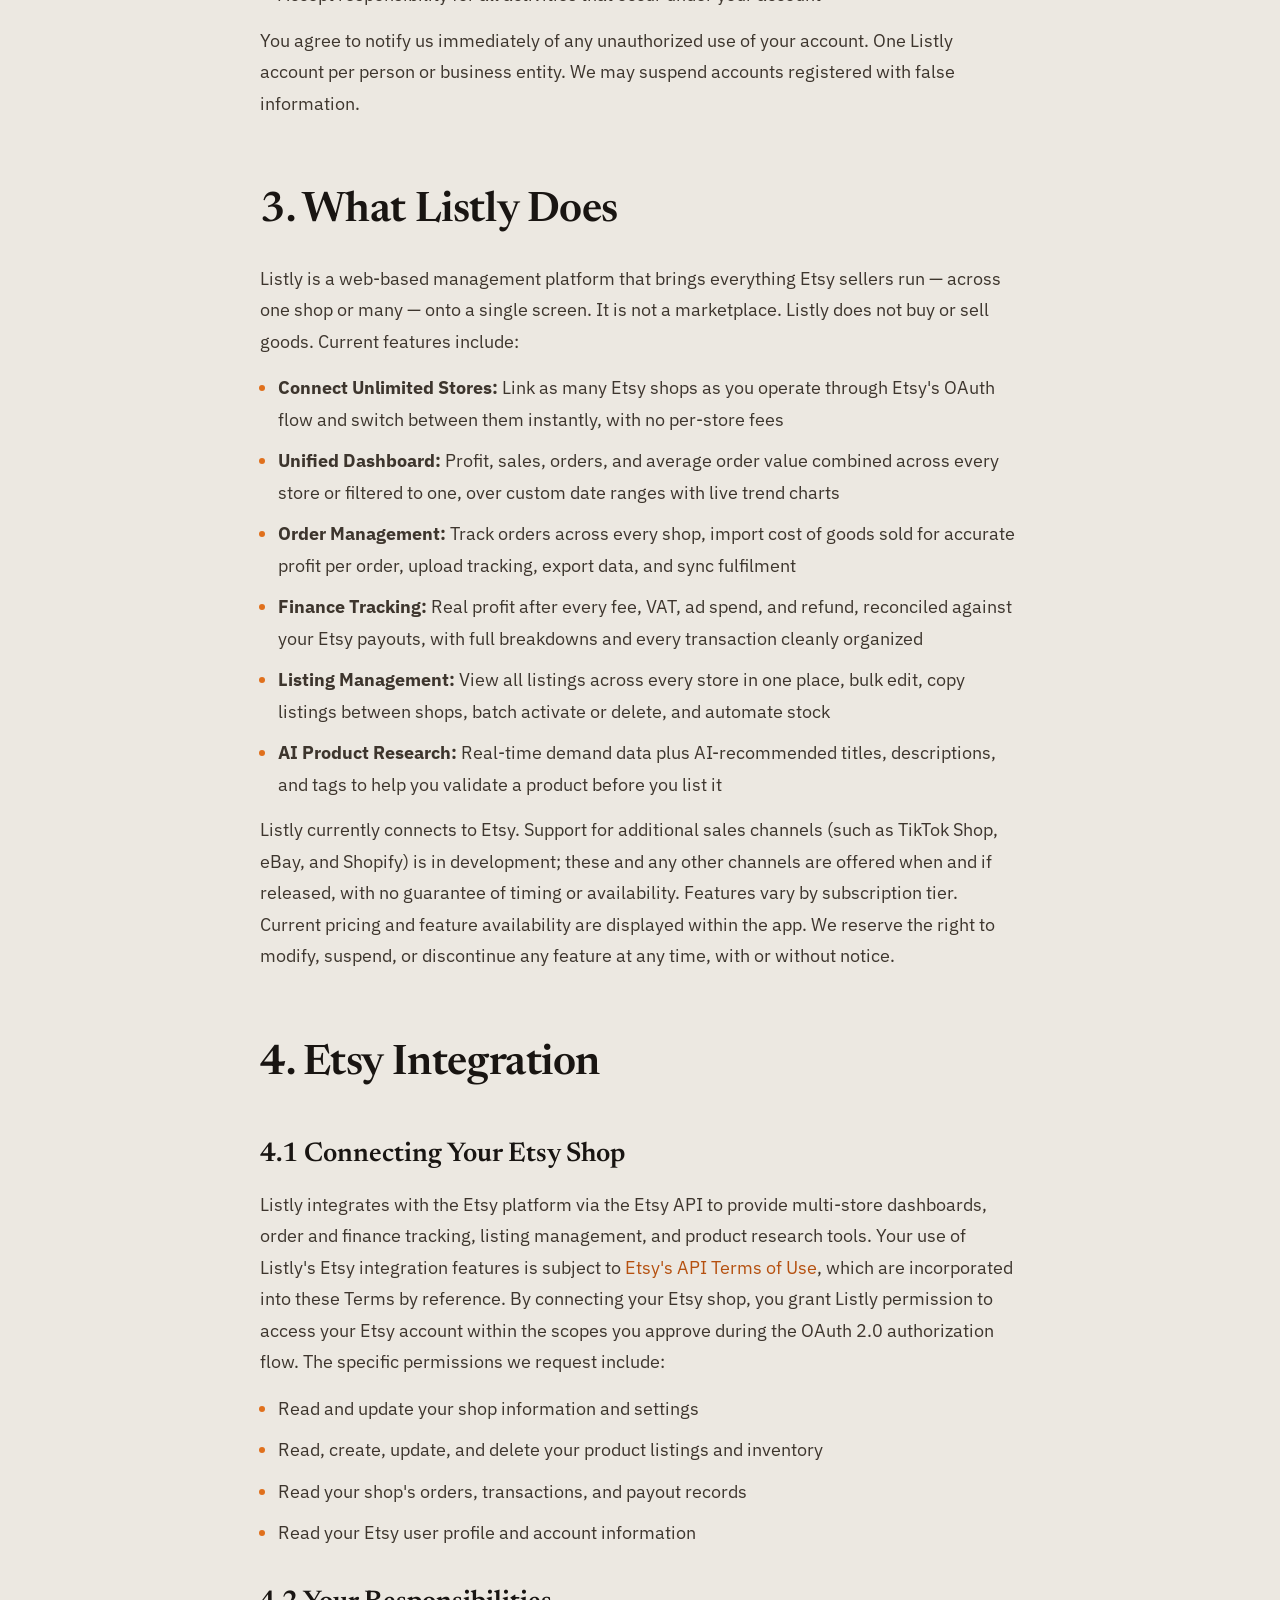
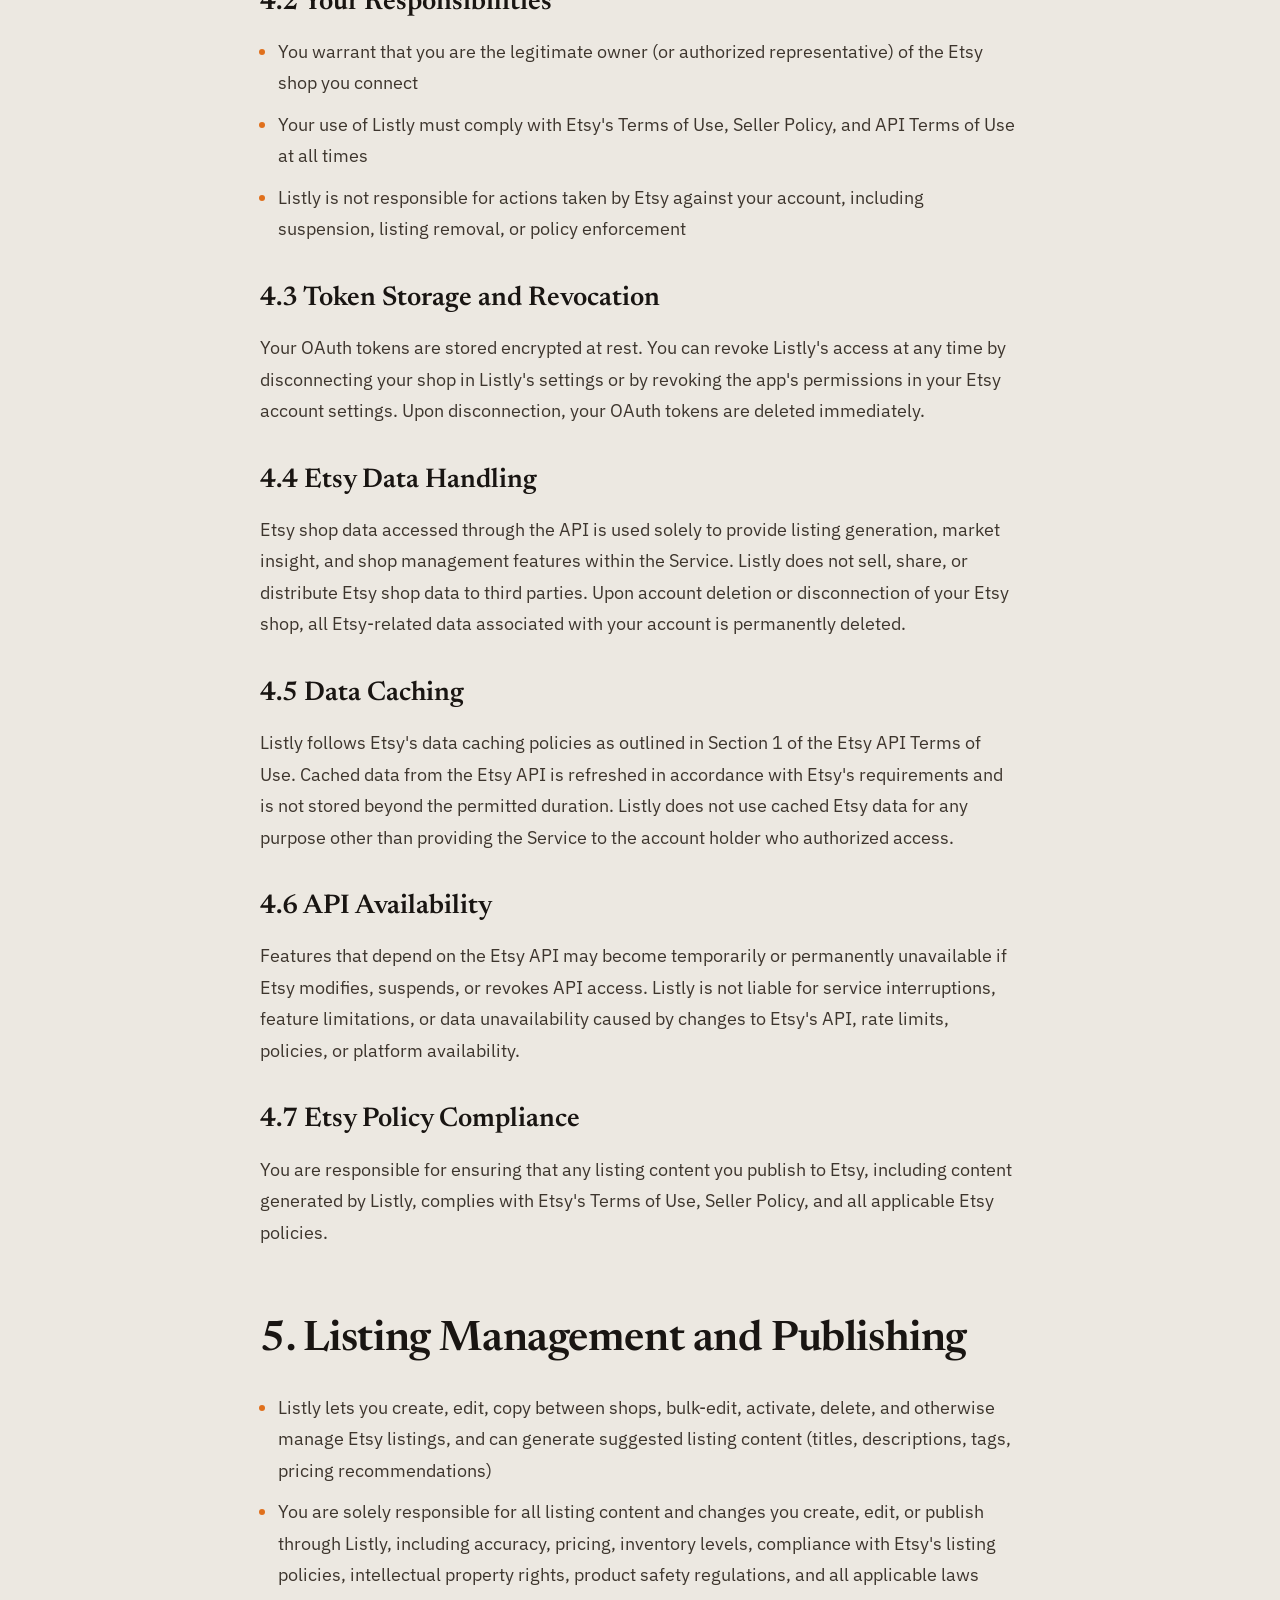
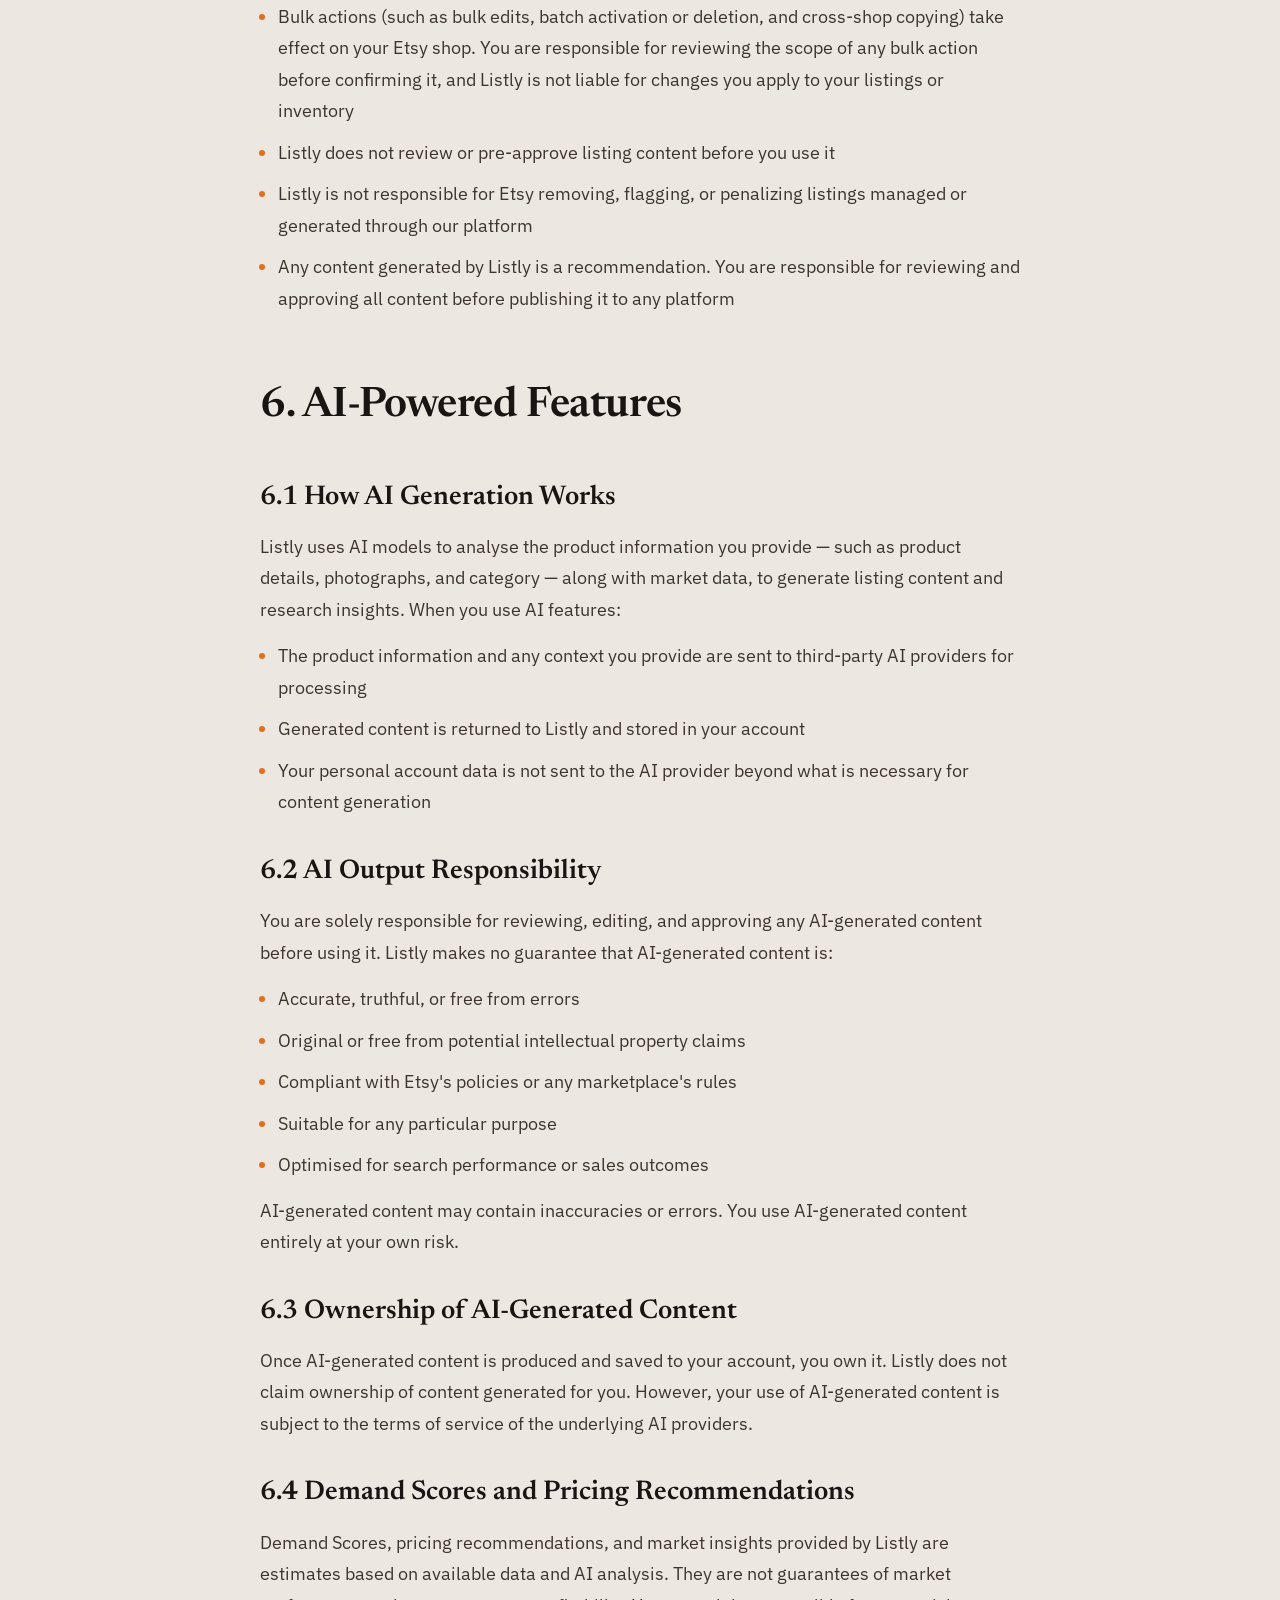
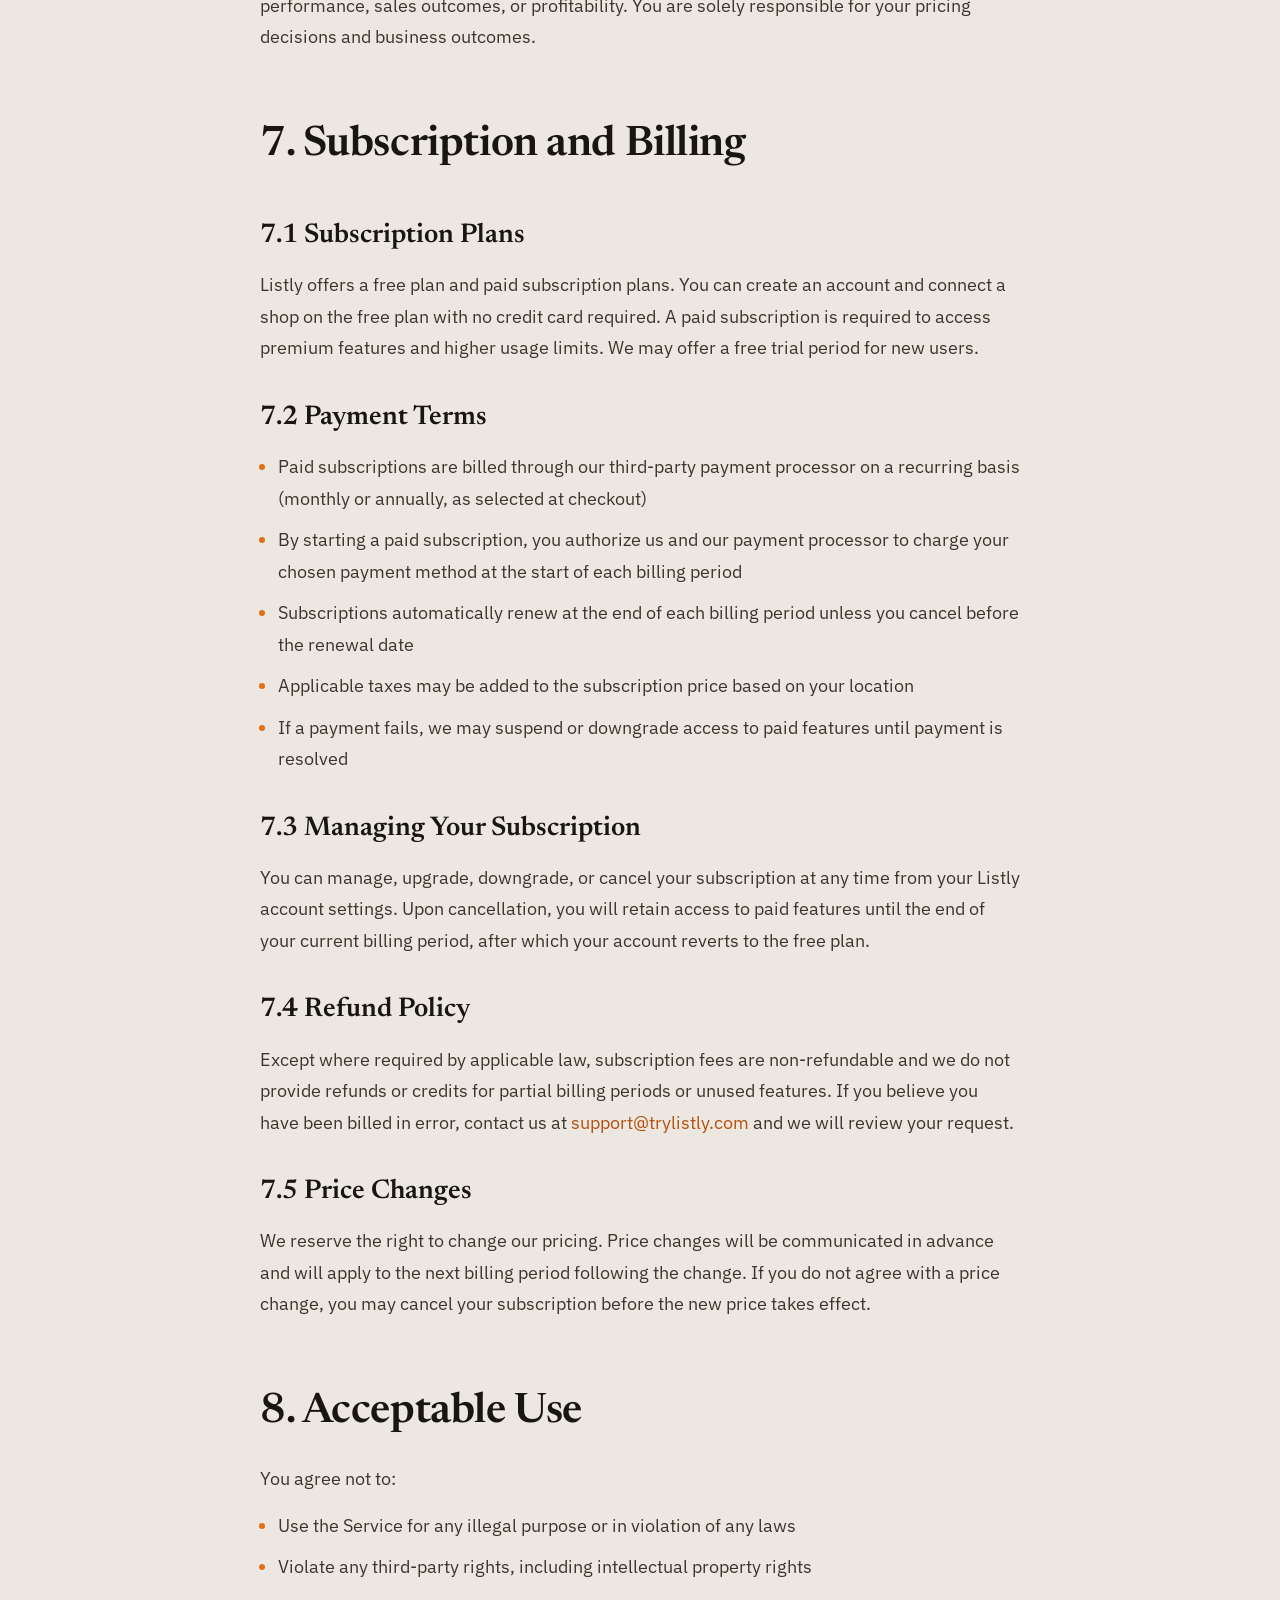
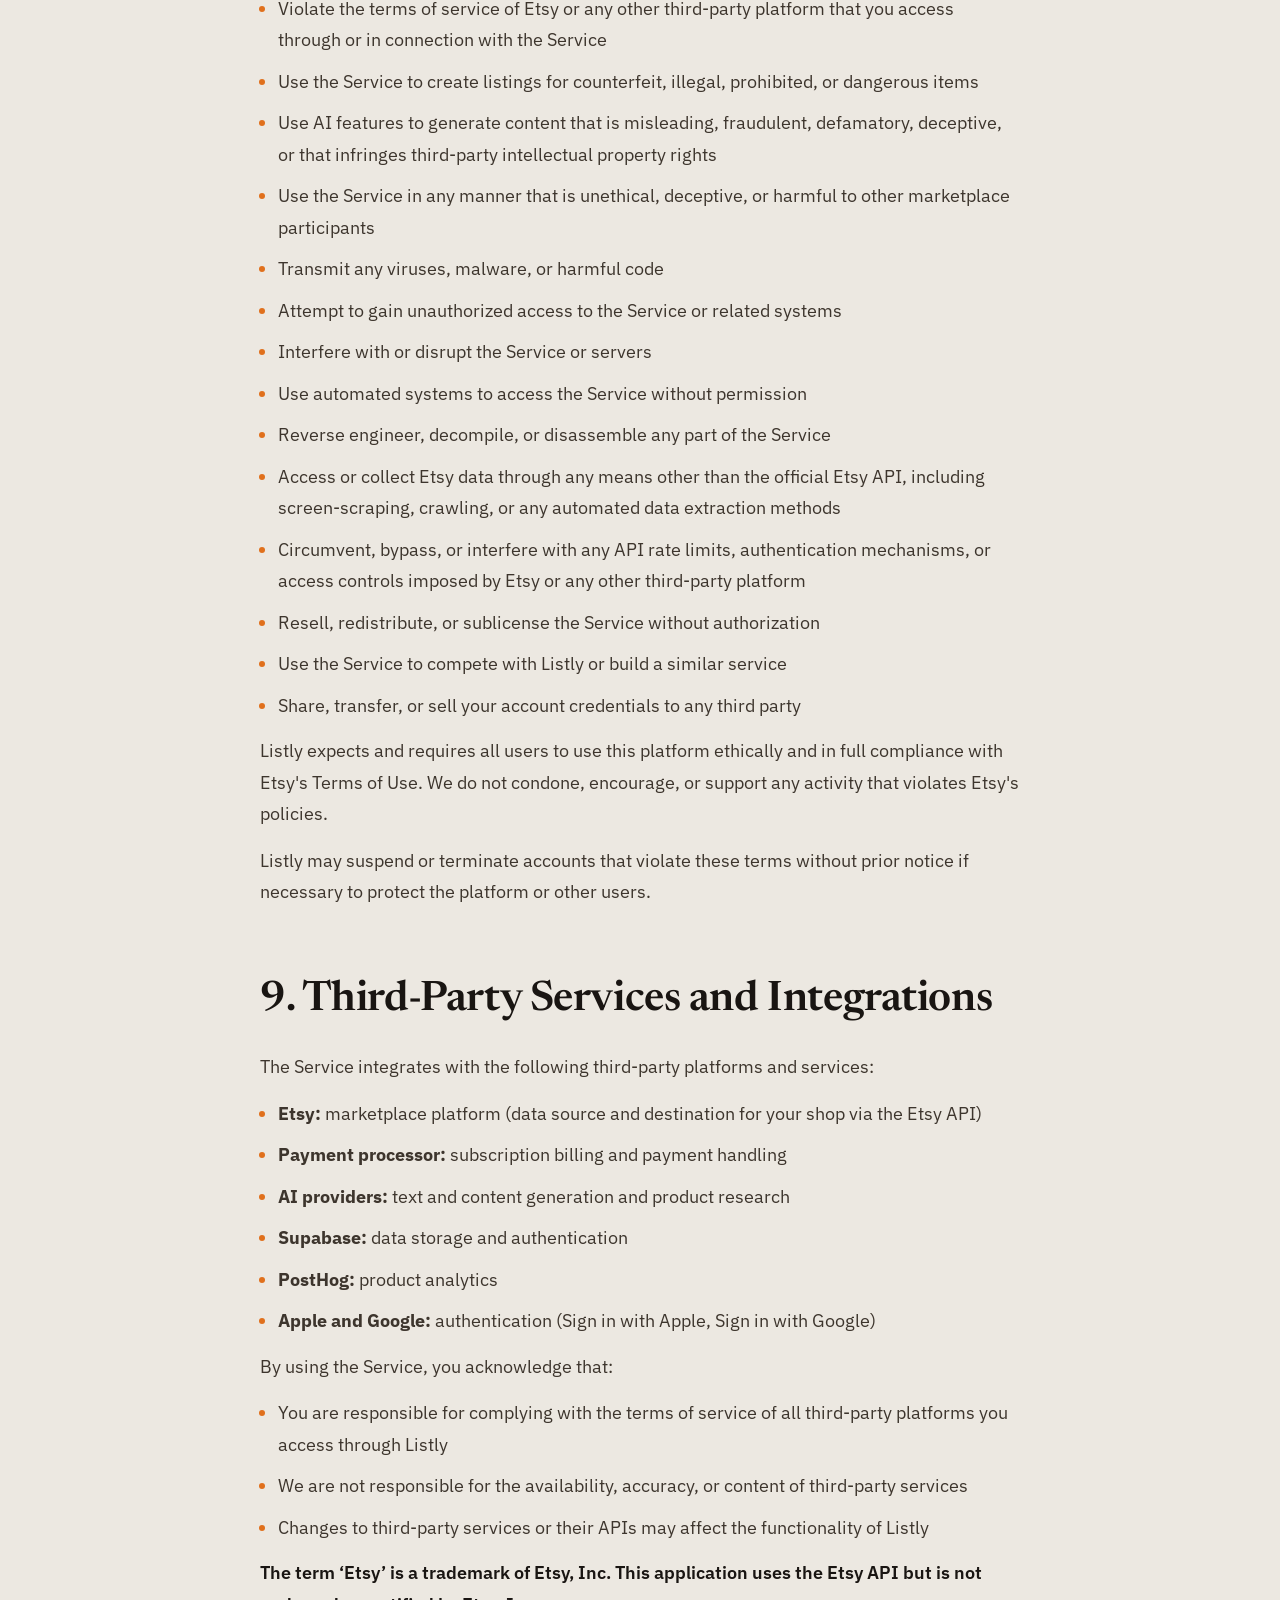
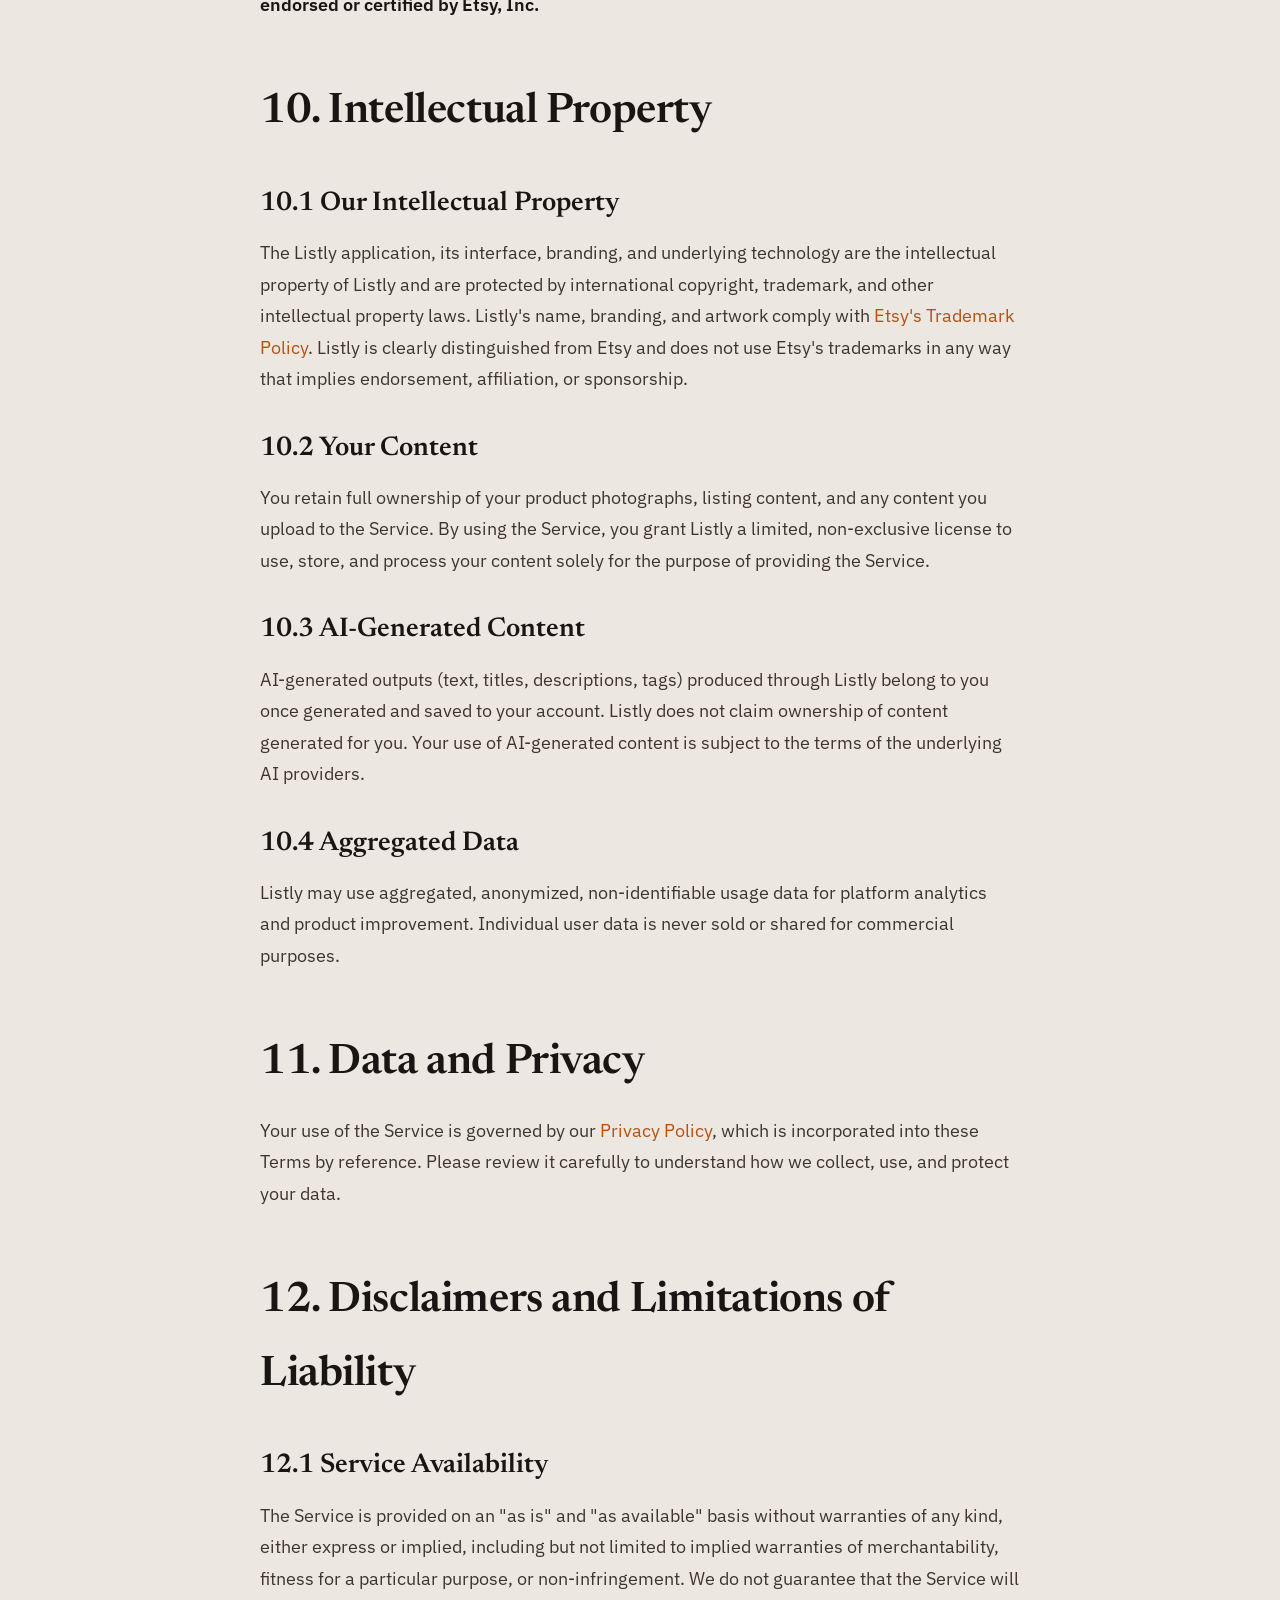
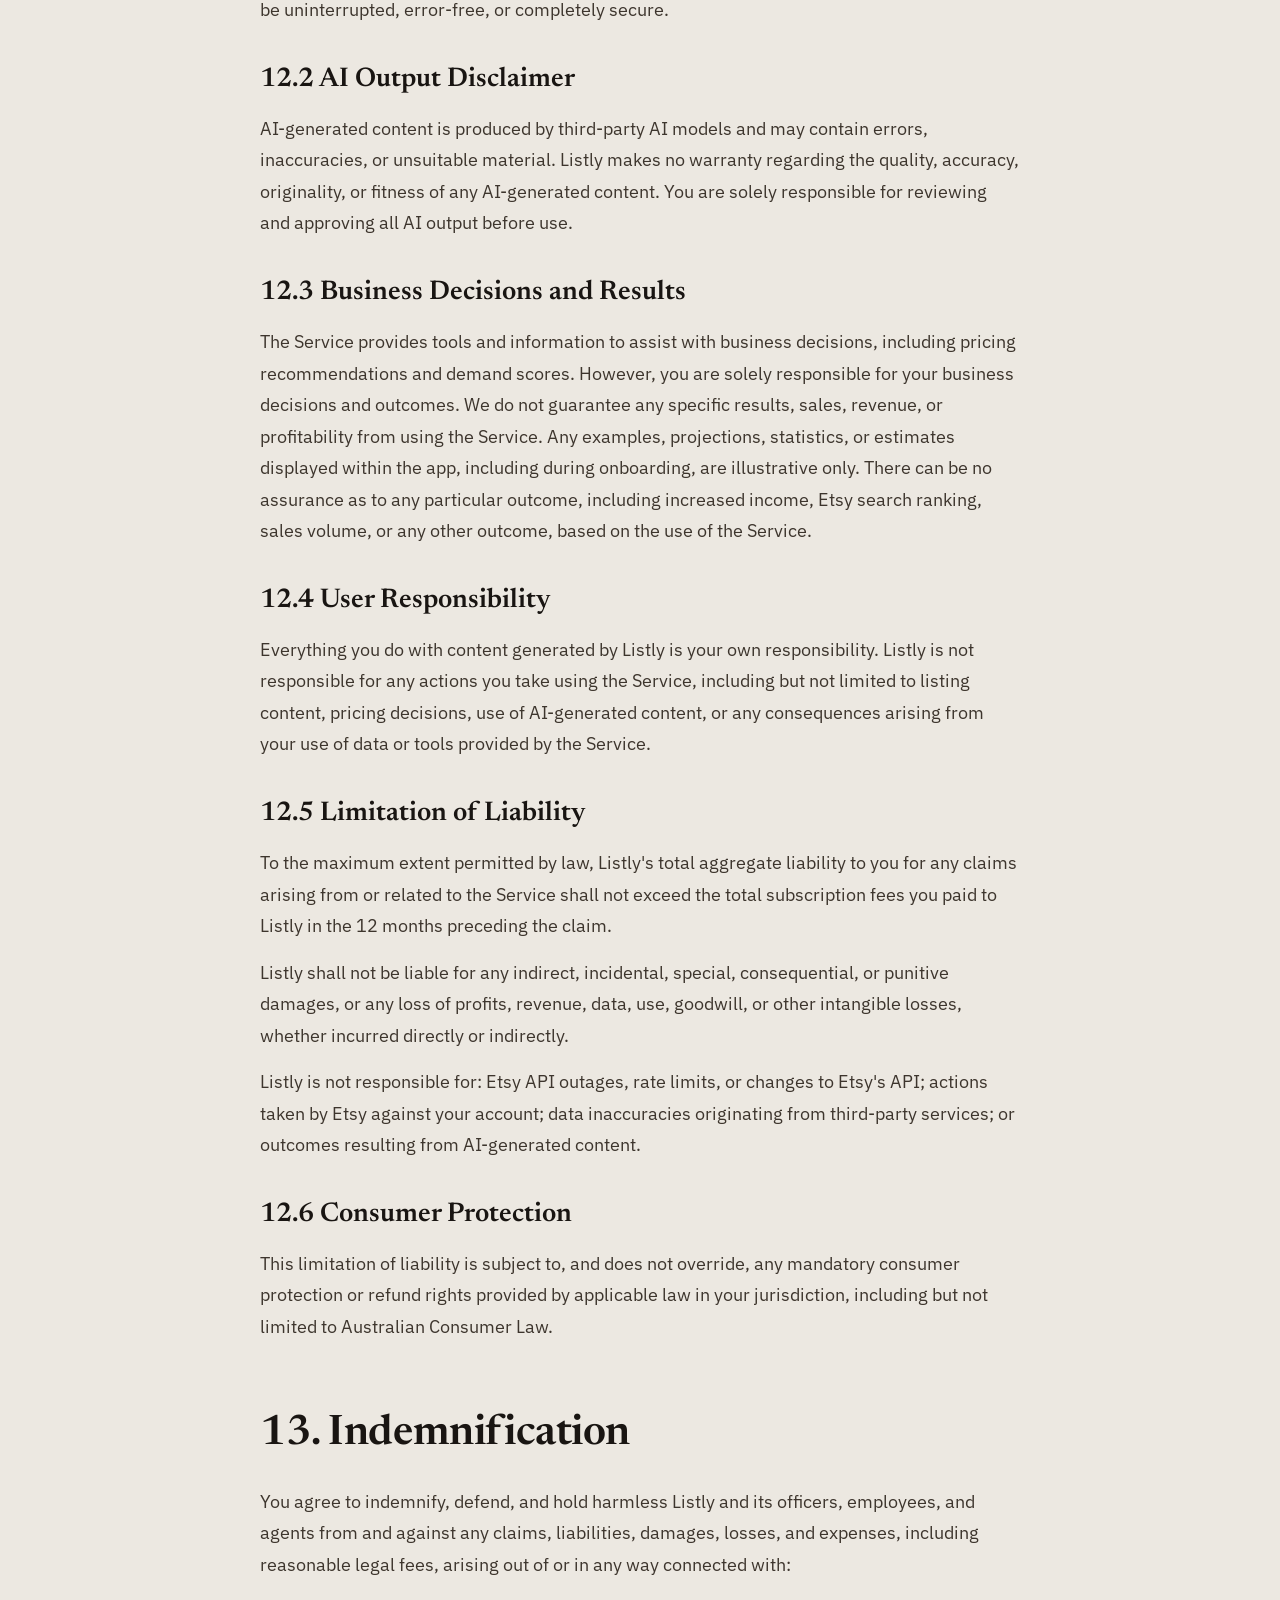
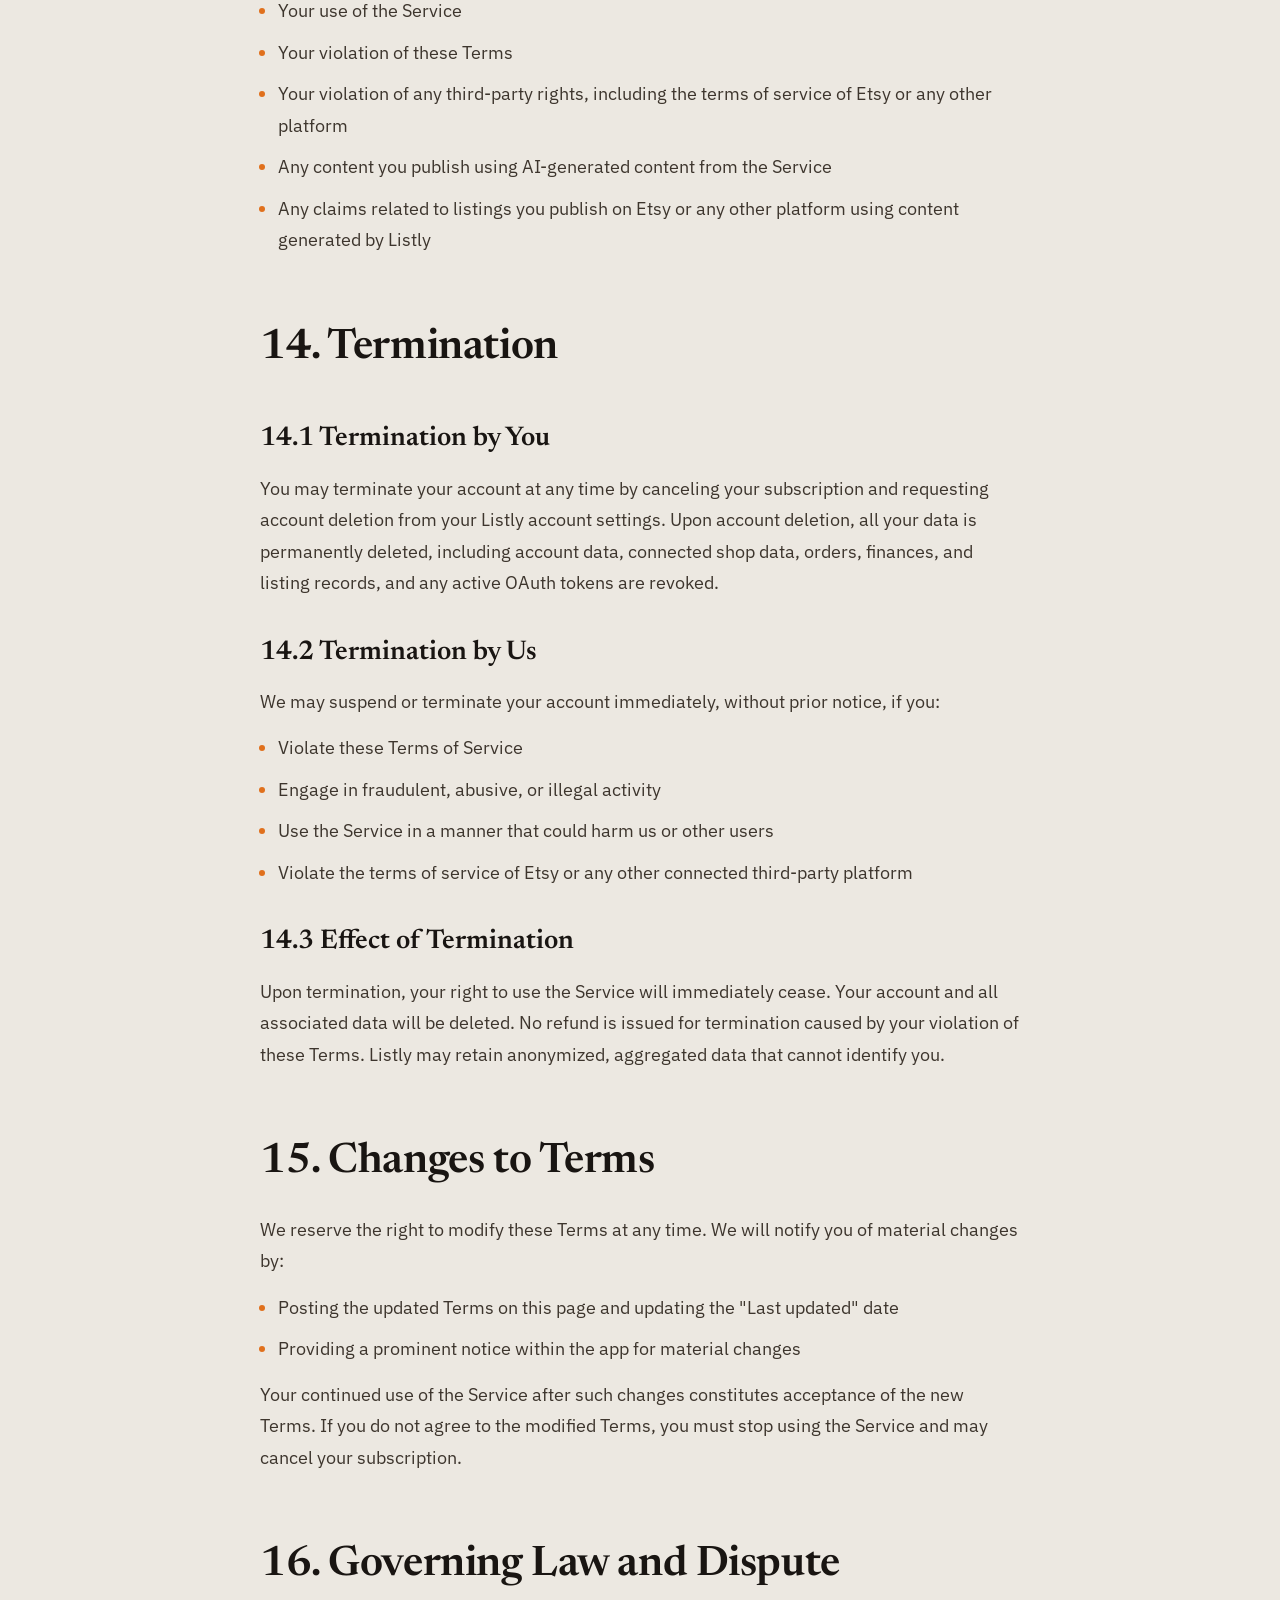
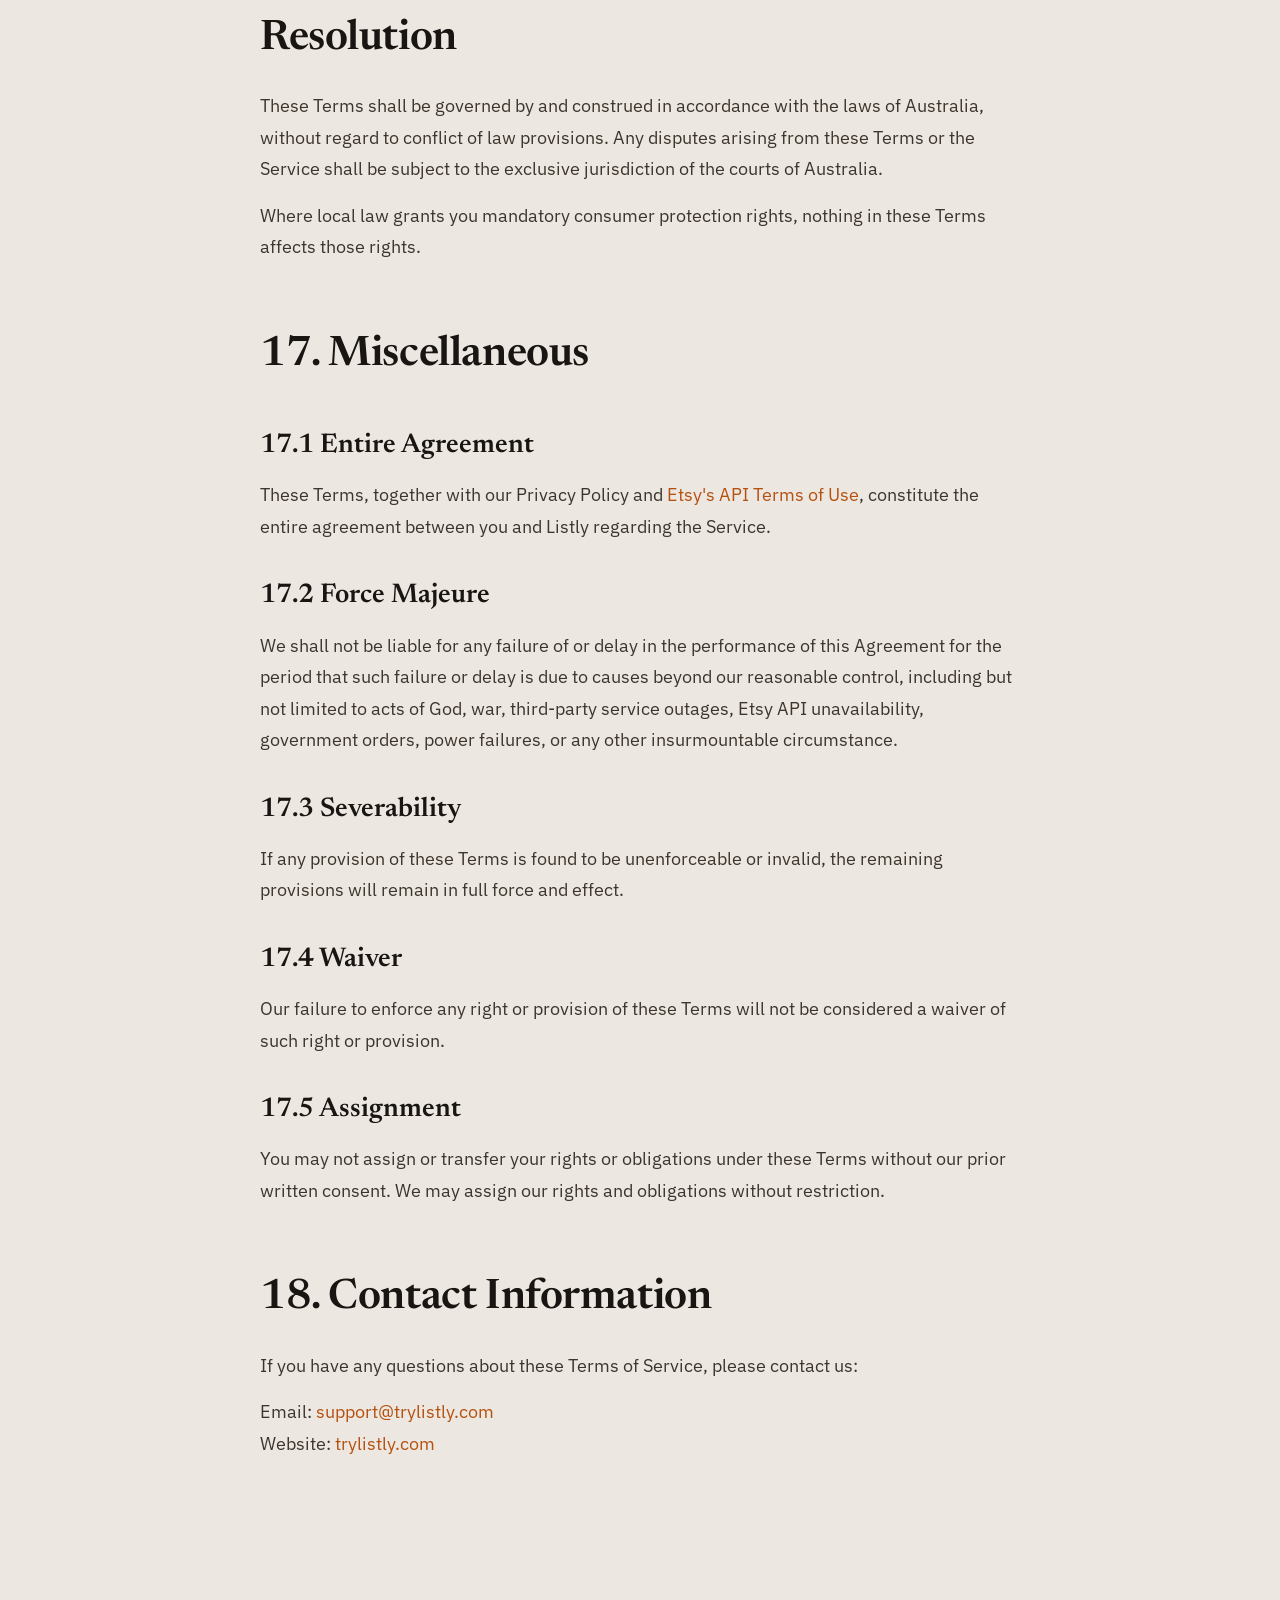
<file: terms.html>
<!DOCTYPE html>
<html lang="en">
<head>
<meta charset="UTF-8">
<meta name="viewport" content="width=device-width, initial-scale=1.0">
<title>Terms of Service · Listly</title>
<link rel="preconnect" href="https://fonts.googleapis.com">
<link rel="preconnect" href="https://fonts.gstatic.com" crossorigin>
<link href="https://fonts.googleapis.com/css2?family=Newsreader:ital,opsz,wght@0,6..72,500;0,6..72,600;1,6..72,500&family=IBM+Plex+Sans:wght@400;500;600;700&family=JetBrains+Mono:wght@400;500&display=swap" rel="stylesheet">
<link rel="icon" href="assets/icon.png">
<style>
  :root{
    --bg:#ECE8E1; --bg-2:#E3DDD3; --surface:#FAF8F3;
    --ink:#191512; --ink-soft:#6A6157; --ink-faint:#938A7E;
    --line:rgba(25,21,18,.12);
    --ember:#E0701C; --ember-deep:#B5500F; --ember-soft:#F2A85E; --oxblood:#5E1A1D;
    --night:#0B0807; --night-2:#16100C; --on-night:#F4ECE2; --on-night-soft:rgba(244,236,226,.6);
    --serif:"Newsreader",Georgia,serif; --sans:"IBM Plex Sans",system-ui,-apple-system,sans-serif; --mono:"JetBrains Mono",ui-monospace,monospace;
  }
  *{ box-sizing:border-box; margin:0; padding:0; }
  body{ font-family:var(--sans); color:var(--ink); background:var(--bg); line-height:1.75; -webkit-font-smoothing:antialiased; }
  ::selection{ background:var(--ember); color:#fff; }
  a{ color:var(--ember-deep); text-decoration:none; }
  a:hover{ text-decoration:underline; }
  .topbar{ position:sticky; top:0; z-index:10; display:flex; align-items:center; justify-content:space-between;
    padding:15px clamp(20px,5vw,56px); background:color-mix(in srgb,var(--bg) 84%,transparent); backdrop-filter:blur(14px) saturate(1.4); border-bottom:1px solid var(--line); }
  .brand{ display:flex; align-items:center; gap:10px; }
  .brand .mark{ width:26px; height:26px; border-radius:8px; position:relative;
    background:radial-gradient(120% 120% at 30% 20%, var(--ember-soft), var(--ember) 45%, var(--ember-deep) 100%);
    box-shadow:0 4px 14px -4px rgba(224,112,28,.7), inset 0 1px 1px rgba(255,255,255,.5); }
  .brand .mark::after{ content:""; position:absolute; inset:7px; border-radius:50%; background:rgba(255,255,255,.92); box-shadow:0 0 8px rgba(255,255,255,.6); }
  .brand .name{ font-family:var(--serif); font-weight:600; font-size:23px; letter-spacing:-.01em; }
  .back{ font-family:var(--mono); font-size:12px; letter-spacing:.04em; color:var(--ink-soft); }
  .back:hover{ color:var(--ember-deep); }
  .hero{ position:relative; background:radial-gradient(120% 95% at 50% -25%, #F5EFE6, var(--bg) 68%); padding:clamp(96px,12vw,150px) 0 clamp(44px,6vw,72px); text-align:center; overflow:hidden; }
  .hero::before{ content:""; position:absolute; inset:0; background:radial-gradient(60% 70% at 50% 0%, rgba(224,112,28,.1), transparent 60%); pointer-events:none; }
  .wrap{ position:relative; width:min(760px,90vw); margin-inline:auto; }
  .kicker{ font-family:var(--mono); font-size:12px; font-weight:500; letter-spacing:.22em; text-transform:uppercase; color:var(--ember-deep); }
  h1{ font-family:var(--serif); font-weight:500; font-size:clamp(42px,6.4vw,76px); line-height:1.02; letter-spacing:-.015em; margin-top:14px; }
  .updated{ margin-top:18px; font-family:var(--mono); font-size:12px; letter-spacing:.14em; color:var(--ink-faint); text-transform:uppercase; }
  .intro{ font-size:20px; color:#473D34; max-width:60ch; margin:22px auto 0; }
  main{ padding:clamp(48px,7vw,88px) 0 clamp(70px,9vw,120px); }
  section{ margin-bottom:clamp(38px,5vw,56px); }
  h2{ font-family:var(--serif); font-weight:600; font-size:clamp(28px,3.6vw,42px); color:var(--ink); margin-bottom:14px; letter-spacing:-.01em; }
  h3{ font-family:var(--serif); font-weight:600; font-size:clamp(21px,2.4vw,27px); color:var(--ink); margin:30px 0 10px; }
  h4{ font-family:var(--sans); font-weight:600; font-size:16px; color:var(--ink); margin:20px 0 8px; }
  section > p:first-of-type{ margin-top:4px; }
  p{ font-size:18px; color:#3D352D; margin-bottom:15px; }
  p strong{ color:var(--ink); font-weight:600; }
  ul{ margin:0 0 14px 1.1em; }
  li{ font-size:18px; color:#3D352D; margin-bottom:10px; }
  li::marker{ color:var(--ember); }
  .callout{ background:var(--surface); border:1px solid var(--line); border-radius:18px; padding:28px 32px; box-shadow:0 18px 44px -30px rgba(25,21,18,.5); }
  .callout p:last-child{ margin-bottom:0; }
  footer{ background:var(--night-2); color:var(--on-night-soft); padding:46px 0 34px; font-size:14px; }
  footer .wrap{ display:flex; justify-content:space-between; align-items:center; gap:14px 20px; flex-wrap:wrap; }
  footer .wrap > span:first-child{ font-family:var(--serif); font-size:16px; color:var(--on-night); }
  footer a{ color:rgba(244,236,226,.82); transition:color .2s; }
  footer a:hover{ color:var(--ember-soft); text-decoration:none; }
  footer .disclaimer{ width:100%; order:3; margin-top:10px; font-size:12.5px; line-height:1.6; color:rgba(244,236,226,.4); max-width:64ch; }
</style>
</head>
<body>
  <div class="topbar">
    <a class="brand" href="index.html"><span class="mark"></span><span class="name">Listly</span></a>
    <a class="back" href="index.html">← Back to home</a>
  </div>

  <header class="hero">
    <div class="wrap">
      <h1>Terms of Service</h1>
      <p class="updated">Last updated: June 2026</p>
      <p class="intro">These Terms govern your use of Listly, the multi-store management platform for Etsy sellers. Please read them carefully before connecting a shop.</p>
    </div>
  </header>

  <main>
    <div class="wrap">
      <section>
        <div class="callout">
          <p><strong>The term &lsquo;Etsy&rsquo; is a trademark of Etsy, Inc. This application uses the Etsy API but is not endorsed or certified by Etsy, Inc.</strong></p>
          <p>Listly is an independent product. It is not affiliated with, sponsored by, or operated by Etsy, Inc. We connect to your Etsy shop only through Etsy's official API and the permissions you explicitly authorize.</p>
        </div>
      </section>

      <section>
        <h2>1. Agreement to Terms</h2>
        <p>By creating an account, connecting an Etsy shop, or otherwise using Listly, operated by Listly ("we", "us", "our"), you agree to be bound by these Terms of Service ("Terms"). If you disagree with any part of these Terms, you may not access the Service.</p>
        <p>These Terms, together with our <a href="https://trylistly.com/privacy">Privacy Policy</a> and <a href="https://www.etsy.com/legal/api" target="_blank" rel="noopener">Etsy's API Terms of Use</a>, constitute the entire agreement between you and Listly regarding the Service. By using the Service, you acknowledge that you have read and understood these documents.</p>
      </section>

      <section>
        <h2>2. Who Can Use Listly</h2>
        <p>To use the Service, you must:</p>
        <ul>
          <li>Be at least 18 years of age (or the age of legal majority in your jurisdiction, if higher)</li>
          <li>Have the legal capacity to enter into binding agreements</li>
          <li>Provide accurate, current, and complete information during registration</li>
          <li>Maintain and promptly update your information to keep it accurate</li>
          <li>Maintain the security of your account credentials</li>
          <li>Accept responsibility for all activities that occur under your account</li>
        </ul>
        <p>You agree to notify us immediately of any unauthorized use of your account. One Listly account per person or business entity. We may suspend accounts registered with false information.</p>
      </section>

      <section>
        <h2>3. What Listly Does</h2>
        <p>Listly is a web-based management platform that brings everything Etsy sellers run — across one shop or many — onto a single screen. It is not a marketplace. Listly does not buy or sell goods. Current features include:</p>
        <ul>
          <li><strong>Connect Unlimited Stores:</strong> Link as many Etsy shops as you operate through Etsy's OAuth flow and switch between them instantly, with no per-store fees</li>
          <li><strong>Unified Dashboard:</strong> Profit, sales, orders, and average order value combined across every store or filtered to one, over custom date ranges with live trend charts</li>
          <li><strong>Order Management:</strong> Track orders across every shop, import cost of goods sold for accurate profit per order, upload tracking, export data, and sync fulfilment</li>
          <li><strong>Finance Tracking:</strong> Real profit after every fee, VAT, ad spend, and refund, reconciled against your Etsy payouts, with full breakdowns and every transaction cleanly organized</li>
          <li><strong>Listing Management:</strong> View all listings across every store in one place, bulk edit, copy listings between shops, batch activate or delete, and automate stock</li>
          <li><strong>AI Product Research:</strong> Real-time demand data plus AI-recommended titles, descriptions, and tags to help you validate a product before you list it</li>
        </ul>
        <p>Listly currently connects to Etsy. Support for additional sales channels (such as TikTok Shop, eBay, and Shopify) is in development; these and any other channels are offered when and if released, with no guarantee of timing or availability. Features vary by subscription tier. Current pricing and feature availability are displayed within the app. We reserve the right to modify, suspend, or discontinue any feature at any time, with or without notice.</p>
      </section>

      <section>
        <h2>4. Etsy Integration</h2>
        <h3>4.1 Connecting Your Etsy Shop</h3>
        <p>Listly integrates with the Etsy platform via the Etsy API to provide multi-store dashboards, order and finance tracking, listing management, and product research tools. Your use of Listly's Etsy integration features is subject to <a href="https://www.etsy.com/legal/api" target="_blank" rel="noopener">Etsy's API Terms of Use</a>, which are incorporated into these Terms by reference. By connecting your Etsy shop, you grant Listly permission to access your Etsy account within the scopes you approve during the OAuth 2.0 authorization flow. The specific permissions we request include:</p>
        <ul>
          <li>Read and update your shop information and settings</li>
          <li>Read, create, update, and delete your product listings and inventory</li>
          <li>Read your shop's orders, transactions, and payout records</li>
          <li>Read your Etsy user profile and account information</li>
        </ul>

        <h3>4.2 Your Responsibilities</h3>
        <ul>
          <li>You warrant that you are the legitimate owner (or authorized representative) of the Etsy shop you connect</li>
          <li>Your use of Listly must comply with Etsy's Terms of Use, Seller Policy, and API Terms of Use at all times</li>
          <li>Listly is not responsible for actions taken by Etsy against your account, including suspension, listing removal, or policy enforcement</li>
        </ul>

        <h3>4.3 Token Storage and Revocation</h3>
        <p>Your OAuth tokens are stored encrypted at rest. You can revoke Listly's access at any time by disconnecting your shop in Listly's settings or by revoking the app's permissions in your Etsy account settings. Upon disconnection, your OAuth tokens are deleted immediately.</p>

        <h3>4.4 Etsy Data Handling</h3>
        <p>Etsy shop data accessed through the API is used solely to provide listing generation, market insight, and shop management features within the Service. Listly does not sell, share, or distribute Etsy shop data to third parties. Upon account deletion or disconnection of your Etsy shop, all Etsy-related data associated with your account is permanently deleted.</p>

        <h3>4.5 Data Caching</h3>
        <p>Listly follows Etsy's data caching policies as outlined in Section 1 of the Etsy API Terms of Use. Cached data from the Etsy API is refreshed in accordance with Etsy's requirements and is not stored beyond the permitted duration. Listly does not use cached Etsy data for any purpose other than providing the Service to the account holder who authorized access.</p>

        <h3>4.6 API Availability</h3>
        <p>Features that depend on the Etsy API may become temporarily or permanently unavailable if Etsy modifies, suspends, or revokes API access. Listly is not liable for service interruptions, feature limitations, or data unavailability caused by changes to Etsy's API, rate limits, policies, or platform availability.</p>

        <h3>4.7 Etsy Policy Compliance</h3>
        <p>You are responsible for ensuring that any listing content you publish to Etsy, including content generated by Listly, complies with Etsy's Terms of Use, Seller Policy, and all applicable Etsy policies.</p>
      </section>

      <section>
        <h2>5. Listing Management and Publishing</h2>
        <ul>
          <li>Listly lets you create, edit, copy between shops, bulk-edit, activate, delete, and otherwise manage Etsy listings, and can generate suggested listing content (titles, descriptions, tags, pricing recommendations)</li>
          <li>You are solely responsible for all listing content and changes you create, edit, or publish through Listly, including accuracy, pricing, inventory levels, compliance with Etsy's listing policies, intellectual property rights, product safety regulations, and all applicable laws</li>
          <li>Bulk actions (such as bulk edits, batch activation or deletion, and cross-shop copying) take effect on your Etsy shop. You are responsible for reviewing the scope of any bulk action before confirming it, and Listly is not liable for changes you apply to your listings or inventory</li>
          <li>Listly does not review or pre-approve listing content before you use it</li>
          <li>Listly is not responsible for Etsy removing, flagging, or penalizing listings managed or generated through our platform</li>
          <li>Any content generated by Listly is a recommendation. You are responsible for reviewing and approving all content before publishing it to any platform</li>
        </ul>
      </section>

      <section>
        <h2>6. AI-Powered Features</h2>
        <h3>6.1 How AI Generation Works</h3>
        <p>Listly uses AI models to analyse the product information you provide — such as product details, photographs, and category — along with market data, to generate listing content and research insights. When you use AI features:</p>
        <ul>
          <li>The product information and any context you provide are sent to third-party AI providers for processing</li>
          <li>Generated content is returned to Listly and stored in your account</li>
          <li>Your personal account data is not sent to the AI provider beyond what is necessary for content generation</li>
        </ul>

        <h3>6.2 AI Output Responsibility</h3>
        <p>You are solely responsible for reviewing, editing, and approving any AI-generated content before using it. Listly makes no guarantee that AI-generated content is:</p>
        <ul>
          <li>Accurate, truthful, or free from errors</li>
          <li>Original or free from potential intellectual property claims</li>
          <li>Compliant with Etsy's policies or any marketplace's rules</li>
          <li>Suitable for any particular purpose</li>
          <li>Optimised for search performance or sales outcomes</li>
        </ul>
        <p>AI-generated content may contain inaccuracies or errors. You use AI-generated content entirely at your own risk.</p>

        <h3>6.3 Ownership of AI-Generated Content</h3>
        <p>Once AI-generated content is produced and saved to your account, you own it. Listly does not claim ownership of content generated for you. However, your use of AI-generated content is subject to the terms of service of the underlying AI providers.</p>

        <h3>6.4 Demand Scores and Pricing Recommendations</h3>
        <p>Demand Scores, pricing recommendations, and market insights provided by Listly are estimates based on available data and AI analysis. They are not guarantees of market performance, sales outcomes, or profitability. You are solely responsible for your pricing decisions and business outcomes.</p>
      </section>

      <section>
        <h2>7. Subscription and Billing</h2>
        <h3>7.1 Subscription Plans</h3>
        <p>Listly offers a free plan and paid subscription plans. You can create an account and connect a shop on the free plan with no credit card required. A paid subscription is required to access premium features and higher usage limits. We may offer a free trial period for new users.</p>

        <h3>7.2 Payment Terms</h3>
        <ul>
          <li>Paid subscriptions are billed through our third-party payment processor on a recurring basis (monthly or annually, as selected at checkout)</li>
          <li>By starting a paid subscription, you authorize us and our payment processor to charge your chosen payment method at the start of each billing period</li>
          <li>Subscriptions automatically renew at the end of each billing period unless you cancel before the renewal date</li>
          <li>Applicable taxes may be added to the subscription price based on your location</li>
          <li>If a payment fails, we may suspend or downgrade access to paid features until payment is resolved</li>
        </ul>

        <h3>7.3 Managing Your Subscription</h3>
        <p>You can manage, upgrade, downgrade, or cancel your subscription at any time from your Listly account settings. Upon cancellation, you will retain access to paid features until the end of your current billing period, after which your account reverts to the free plan.</p>

        <h3>7.4 Refund Policy</h3>
        <p>Except where required by applicable law, subscription fees are non-refundable and we do not provide refunds or credits for partial billing periods or unused features. If you believe you have been billed in error, contact us at <a href="mailto:support@trylistly.com">support@trylistly.com</a> and we will review your request.</p>

        <h3>7.5 Price Changes</h3>
        <p>We reserve the right to change our pricing. Price changes will be communicated in advance and will apply to the next billing period following the change. If you do not agree with a price change, you may cancel your subscription before the new price takes effect.</p>
      </section>

      <section>
        <h2>8. Acceptable Use</h2>
        <p>You agree not to:</p>
        <ul>
          <li>Use the Service for any illegal purpose or in violation of any laws</li>
          <li>Violate any third-party rights, including intellectual property rights</li>
          <li>Violate the terms of service of Etsy or any other third-party platform that you access through or in connection with the Service</li>
          <li>Use the Service to create listings for counterfeit, illegal, prohibited, or dangerous items</li>
          <li>Use AI features to generate content that is misleading, fraudulent, defamatory, deceptive, or that infringes third-party intellectual property rights</li>
          <li>Use the Service in any manner that is unethical, deceptive, or harmful to other marketplace participants</li>
          <li>Transmit any viruses, malware, or harmful code</li>
          <li>Attempt to gain unauthorized access to the Service or related systems</li>
          <li>Interfere with or disrupt the Service or servers</li>
          <li>Use automated systems to access the Service without permission</li>
          <li>Reverse engineer, decompile, or disassemble any part of the Service</li>
          <li>Access or collect Etsy data through any means other than the official Etsy API, including screen-scraping, crawling, or any automated data extraction methods</li>
          <li>Circumvent, bypass, or interfere with any API rate limits, authentication mechanisms, or access controls imposed by Etsy or any other third-party platform</li>
          <li>Resell, redistribute, or sublicense the Service without authorization</li>
          <li>Use the Service to compete with Listly or build a similar service</li>
          <li>Share, transfer, or sell your account credentials to any third party</li>
        </ul>
        <p>Listly expects and requires all users to use this platform ethically and in full compliance with Etsy's Terms of Use. We do not condone, encourage, or support any activity that violates Etsy's policies.</p>
        <p>Listly may suspend or terminate accounts that violate these terms without prior notice if necessary to protect the platform or other users.</p>
      </section>

      <section>
        <h2>9. Third-Party Services and Integrations</h2>
        <p>The Service integrates with the following third-party platforms and services:</p>
        <ul>
          <li><strong>Etsy:</strong> marketplace platform (data source and destination for your shop via the Etsy API)</li>
          <li><strong>Payment processor:</strong> subscription billing and payment handling</li>
          <li><strong>AI providers:</strong> text and content generation and product research</li>
          <li><strong>Supabase:</strong> data storage and authentication</li>
          <li><strong>PostHog:</strong> product analytics</li>
          <li><strong>Apple and Google:</strong> authentication (Sign in with Apple, Sign in with Google)</li>
        </ul>
        <p>By using the Service, you acknowledge that:</p>
        <ul>
          <li>You are responsible for complying with the terms of service of all third-party platforms you access through Listly</li>
          <li>We are not responsible for the availability, accuracy, or content of third-party services</li>
          <li>Changes to third-party services or their APIs may affect the functionality of Listly</li>
        </ul>
        <p><strong>The term &lsquo;Etsy&rsquo; is a trademark of Etsy, Inc. This application uses the Etsy API but is not endorsed or certified by Etsy, Inc.</strong></p>
      </section>

      <section>
        <h2>10. Intellectual Property</h2>
        <h3>10.1 Our Intellectual Property</h3>
        <p>The Listly application, its interface, branding, and underlying technology are the intellectual property of Listly and are protected by international copyright, trademark, and other intellectual property laws. Listly's name, branding, and artwork comply with <a href="https://www.etsy.com/help/article/481" target="_blank" rel="noopener">Etsy's Trademark Policy</a>. Listly is clearly distinguished from Etsy and does not use Etsy's trademarks in any way that implies endorsement, affiliation, or sponsorship.</p>

        <h3>10.2 Your Content</h3>
        <p>You retain full ownership of your product photographs, listing content, and any content you upload to the Service. By using the Service, you grant Listly a limited, non-exclusive license to use, store, and process your content solely for the purpose of providing the Service.</p>

        <h3>10.3 AI-Generated Content</h3>
        <p>AI-generated outputs (text, titles, descriptions, tags) produced through Listly belong to you once generated and saved to your account. Listly does not claim ownership of content generated for you. Your use of AI-generated content is subject to the terms of the underlying AI providers.</p>

        <h3>10.4 Aggregated Data</h3>
        <p>Listly may use aggregated, anonymized, non-identifiable usage data for platform analytics and product improvement. Individual user data is never sold or shared for commercial purposes.</p>
      </section>

      <section>
        <h2>11. Data and Privacy</h2>
        <p>Your use of the Service is governed by our <a href="https://trylistly.com/privacy">Privacy Policy</a>, which is incorporated into these Terms by reference. Please review it carefully to understand how we collect, use, and protect your data.</p>
      </section>

      <section>
        <h2>12. Disclaimers and Limitations of Liability</h2>
        <h3>12.1 Service Availability</h3>
        <p>The Service is provided on an "as is" and "as available" basis without warranties of any kind, either express or implied, including but not limited to implied warranties of merchantability, fitness for a particular purpose, or non-infringement. We do not guarantee that the Service will be uninterrupted, error-free, or completely secure.</p>

        <h3>12.2 AI Output Disclaimer</h3>
        <p>AI-generated content is produced by third-party AI models and may contain errors, inaccuracies, or unsuitable material. Listly makes no warranty regarding the quality, accuracy, originality, or fitness of any AI-generated content. You are solely responsible for reviewing and approving all AI output before use.</p>

        <h3>12.3 Business Decisions and Results</h3>
        <p>The Service provides tools and information to assist with business decisions, including pricing recommendations and demand scores. However, you are solely responsible for your business decisions and outcomes. We do not guarantee any specific results, sales, revenue, or profitability from using the Service. Any examples, projections, statistics, or estimates displayed within the app, including during onboarding, are illustrative only. There can be no assurance as to any particular outcome, including increased income, Etsy search ranking, sales volume, or any other outcome, based on the use of the Service.</p>

        <h3>12.4 User Responsibility</h3>
        <p>Everything you do with content generated by Listly is your own responsibility. Listly is not responsible for any actions you take using the Service, including but not limited to listing content, pricing decisions, use of AI-generated content, or any consequences arising from your use of data or tools provided by the Service.</p>

        <h3>12.5 Limitation of Liability</h3>
        <p>To the maximum extent permitted by law, Listly's total aggregate liability to you for any claims arising from or related to the Service shall not exceed the total subscription fees you paid to Listly in the 12 months preceding the claim.</p>
        <p>Listly shall not be liable for any indirect, incidental, special, consequential, or punitive damages, or any loss of profits, revenue, data, use, goodwill, or other intangible losses, whether incurred directly or indirectly.</p>
        <p>Listly is not responsible for: Etsy API outages, rate limits, or changes to Etsy's API; actions taken by Etsy against your account; data inaccuracies originating from third-party services; or outcomes resulting from AI-generated content.</p>

        <h3>12.6 Consumer Protection</h3>
        <p>This limitation of liability is subject to, and does not override, any mandatory consumer protection or refund rights provided by applicable law in your jurisdiction, including but not limited to Australian Consumer Law.</p>
      </section>

      <section>
        <h2>13. Indemnification</h2>
        <p>You agree to indemnify, defend, and hold harmless Listly and its officers, employees, and agents from and against any claims, liabilities, damages, losses, and expenses, including reasonable legal fees, arising out of or in any way connected with:</p>
        <ul>
          <li>Your use of the Service</li>
          <li>Your violation of these Terms</li>
          <li>Your violation of any third-party rights, including the terms of service of Etsy or any other platform</li>
          <li>Any content you publish using AI-generated content from the Service</li>
          <li>Any claims related to listings you publish on Etsy or any other platform using content generated by Listly</li>
        </ul>
      </section>

      <section>
        <h2>14. Termination</h2>
        <h3>14.1 Termination by You</h3>
        <p>You may terminate your account at any time by canceling your subscription and requesting account deletion from your Listly account settings. Upon account deletion, all your data is permanently deleted, including account data, connected shop data, orders, finances, and listing records, and any active OAuth tokens are revoked.</p>

        <h3>14.2 Termination by Us</h3>
        <p>We may suspend or terminate your account immediately, without prior notice, if you:</p>
        <ul>
          <li>Violate these Terms of Service</li>
          <li>Engage in fraudulent, abusive, or illegal activity</li>
          <li>Use the Service in a manner that could harm us or other users</li>
          <li>Violate the terms of service of Etsy or any other connected third-party platform</li>
        </ul>

        <h3>14.3 Effect of Termination</h3>
        <p>Upon termination, your right to use the Service will immediately cease. Your account and all associated data will be deleted. No refund is issued for termination caused by your violation of these Terms. Listly may retain anonymized, aggregated data that cannot identify you.</p>
      </section>

      <section>
        <h2>15. Changes to Terms</h2>
        <p>We reserve the right to modify these Terms at any time. We will notify you of material changes by:</p>
        <ul>
          <li>Posting the updated Terms on this page and updating the "Last updated" date</li>
          <li>Providing a prominent notice within the app for material changes</li>
        </ul>
        <p>Your continued use of the Service after such changes constitutes acceptance of the new Terms. If you do not agree to the modified Terms, you must stop using the Service and may cancel your subscription.</p>
      </section>

      <section>
        <h2>16. Governing Law and Dispute Resolution</h2>
        <p>These Terms shall be governed by and construed in accordance with the laws of Australia, without regard to conflict of law provisions. Any disputes arising from these Terms or the Service shall be subject to the exclusive jurisdiction of the courts of Australia.</p>
        <p>Where local law grants you mandatory consumer protection rights, nothing in these Terms affects those rights.</p>
      </section>

      <section>
        <h2>17. Miscellaneous</h2>
        <h3>17.1 Entire Agreement</h3>
        <p>These Terms, together with our Privacy Policy and <a href="https://www.etsy.com/legal/api" target="_blank" rel="noopener">Etsy's API Terms of Use</a>, constitute the entire agreement between you and Listly regarding the Service.</p>

        <h3>17.2 Force Majeure</h3>
        <p>We shall not be liable for any failure of or delay in the performance of this Agreement for the period that such failure or delay is due to causes beyond our reasonable control, including but not limited to acts of God, war, third-party service outages, Etsy API unavailability, government orders, power failures, or any other insurmountable circumstance.</p>

        <h3>17.3 Severability</h3>
        <p>If any provision of these Terms is found to be unenforceable or invalid, the remaining provisions will remain in full force and effect.</p>

        <h3>17.4 Waiver</h3>
        <p>Our failure to enforce any right or provision of these Terms will not be considered a waiver of such right or provision.</p>

        <h3>17.5 Assignment</h3>
        <p>You may not assign or transfer your rights or obligations under these Terms without our prior written consent. We may assign our rights and obligations without restriction.</p>
      </section>

      <section>
        <h2>18. Contact Information</h2>
        <p>If you have any questions about these Terms of Service, please contact us:</p>
        <p>Email: <a href="mailto:support@trylistly.com">support@trylistly.com</a><br>Website: <a href="https://trylistly.com" target="_blank" rel="noopener">trylistly.com</a></p>
      </section>
    </div>
  </main>

  <footer>
    <div class="wrap">
      <span>© 2026 Listly · Etsy listings made easy.</span>
      <span><a href="index.html">Home</a> · <a href="mailto:support@trylistly.com">support@trylistly.com</a></span>
      <p class="disclaimer">The term &lsquo;Etsy&rsquo; is a trademark of Etsy, Inc. This application uses the Etsy API but is not endorsed or certified by Etsy, Inc.</p>
    </div>
  </footer>
</body>
</html>
</file>
<file: styles.css>
/* ============================================================
   Listly — Etsy store management platform
   Type: Bodoni Moda (display serif) · Hanken Grotesk (sans) · JetBrains Mono (labels)
   Color: warm bone light · near-black ink · ember orange · oxblood
   ============================================================ */

:root{
  --bg:#ECE8E1;          /* warm bone */
  --bg-2:#E3DDD3;        /* deeper bone */
  --surface:#FAF8F3;     /* card */
  --surface-2:#F3EFE8;
  --ink:#191512;         /* near-black warm */
  --ink-soft:#6A6157;
  --ink-faint:#938A7E;
  --line:rgba(25,21,18,.12);
  --line-soft:rgba(25,21,18,.07);

  --ember:#E0701C;       /* primary — ties sphere + Etsy */
  --ember-deep:#B5500F;
  --ember-soft:#F2A85E;
  --oxblood:#5E1A1D;     /* deep wine (Solais) */
  --oxblood-2:#7A2225;

  --night:#0B0807;       /* dark hero */
  --night-2:#16100C;
  --on-night:#F4ECE2;
  --on-night-soft:rgba(244,236,226,.62);

  --serif:"Newsreader",Georgia,serif;
  --sans:"Hanken Grotesk",system-ui,-apple-system,sans-serif;
  --mono:"JetBrains Mono",ui-monospace,monospace;

  --maxw:1240px;
  --r:18px;
  --ease:cubic-bezier(.22,.61,.36,1);
}

*{ box-sizing:border-box; margin:0; padding:0; }
html{ scroll-behavior:smooth; }
body{
  font-family:var(--sans);
  background:var(--bg);
  color:var(--ink);
  line-height:1.6;
  -webkit-font-smoothing:antialiased;
  text-rendering:optimizeLegibility;
  overflow-x:hidden;
}
a{ color:inherit; text-decoration:none; }
img{ display:block; max-width:100%; }
::selection{ background:var(--ember); color:#fff; }

.wrap{ width:min(var(--maxw),92vw); margin-inline:auto; }
.eyebrow{
  font-family:var(--mono); font-size:12px; font-weight:500;
  letter-spacing:.22em; text-transform:uppercase; color:var(--ember-deep);
  display:inline-flex; align-items:center; gap:9px;
}
.eyebrow::before{ content:""; width:22px; height:1px; background:currentColor; opacity:.6; }
.eyebrow.center::before{ display:none; }
.eyebrow.center{ white-space:nowrap; }

h1,h2,h3{ font-family:var(--serif); font-weight:500; letter-spacing:-.01em; line-height:1.04; }
h2.section-title{ font-size:clamp(34px,4.6vw,58px); margin-top:18px; }
.section-title em{ font-style:italic; color:var(--ember-deep); }
.lede{ font-size:clamp(17px,1.5vw,20px); color:var(--ink-soft); max-width:56ch; line-height:1.55; }

/* ---------- buttons ---------- */
.btn{
  display:inline-flex; align-items:center; justify-content:center; gap:9px;
  font-family:var(--sans); font-weight:600; font-size:15px; letter-spacing:.005em;
  padding:14px 24px; border-radius:999px; cursor:pointer; border:1px solid transparent;
  transition:transform .25s var(--ease), background .25s var(--ease), box-shadow .25s var(--ease), color .25s var(--ease);
  white-space:nowrap;
}
.btn-primary{ background:var(--ember); color:#fff; box-shadow:0 12px 30px -12px rgba(224,112,28,.7); }
.btn-primary:hover{ background:var(--ember-deep); transform:translateY(-2px); box-shadow:0 18px 38px -12px rgba(224,112,28,.8); }
.btn-ghost{ background:transparent; color:var(--ink); border-color:var(--line); }
.btn-ghost:hover{ background:var(--ink); color:var(--bg); transform:translateY(-2px); }
.btn-dark{ background:var(--on-night); color:var(--night); }
.btn-dark:hover{ background:#fff; transform:translateY(-2px); }
.btn .arr{ transition:transform .3s var(--ease); }
.btn:hover .arr{ transform:translateX(4px); }

/* ============================================================
   NAV
   ============================================================ */
.nav{
  position:fixed; inset:0 0 auto 0; z-index:50;
  display:flex; align-items:center; justify-content:space-between;
  padding:14px clamp(18px,4vw,40px);
  transition:background .4s var(--ease), border-color .4s var(--ease), backdrop-filter .4s var(--ease);
  border-bottom:1px solid transparent;
}
.nav.scrolled{
  background:color-mix(in srgb,var(--bg) 82%,transparent);
  backdrop-filter:blur(14px) saturate(1.4);
  border-bottom-color:var(--line);
}
.nav.on-dark{ color:var(--on-night); }
.brand{ display:flex; align-items:center; gap:10px; font-family:var(--serif); font-size:23px; font-weight:600; letter-spacing:-.01em; }
.brand .mark{
  width:26px; height:26px; border-radius:8px; position:relative;
  background:radial-gradient(120% 120% at 30% 20%, var(--ember-soft), var(--ember) 45%, var(--ember-deep) 100%);
  box-shadow:0 4px 14px -4px rgba(224,112,28,.7), inset 0 1px 1px rgba(255,255,255,.5);
}
.brand .mark::after{ content:""; position:absolute; inset:7px; border-radius:50%; background:rgba(255,255,255,.92); box-shadow:0 0 8px rgba(255,255,255,.6); }
.nav-links{ display:flex; align-items:center; gap:30px; font-size:14.5px; font-weight:500; }
.nav-links a{ color:inherit; opacity:.78; transition:opacity .2s; white-space:nowrap; }
.nav-links a:hover{ opacity:1; }
.nav-cta{ display:flex; align-items:center; gap:14px; }
.nav-cta .login{ font-size:14.5px; font-weight:500; opacity:.8; }
.nav-cta .login:hover{ opacity:1; }
.nav .btn{ padding:10px 20px; font-size:14px; }
.nav-burger{ display:none; }

/* ============================================================
   HERO
   ============================================================ */
.hero{
  position:relative; background:var(--night); color:var(--on-night);
  min-height:100vh; display:flex; flex-direction:column; align-items:center; justify-content:center;
  text-align:center; padding:140px 20px 70px; overflow:hidden;
  isolation:isolate;
}
.hero::before{ /* warm vignette + oxblood edge, echoing Solais gradient */
  content:""; position:absolute; inset:0; z-index:0;
  background:
    radial-gradient(120% 80% at 50% 120%, rgba(224,112,28,.16), transparent 60%),
    radial-gradient(90% 70% at 12% 0%, rgba(94,26,29,.5), transparent 55%),
    radial-gradient(80% 60% at 100% 100%, rgba(94,26,29,.32), transparent 60%);
}
.hero::after{ /* gentle bottom fade to bone */
  content:""; position:absolute; left:0; right:0; bottom:-1px; height:300px; z-index:3;
  background:linear-gradient(to bottom, transparent 0%, color-mix(in srgb,var(--bg) 35%,transparent) 55%, color-mix(in srgb,var(--bg) 78%,transparent) 82%, var(--bg) 100%);
}
/* the glowing sphere */
.orb{
  position:absolute; z-index:1; top:50%; left:50%;
  width:min(104vh,960px); aspect-ratio:1/1; translate:-50% -54%;
  pointer-events:none;
}
#orb-canvas{
  position:absolute; inset:0; width:100%; height:100%; display:block;
}
.orb .halo{
  position:absolute; inset:18%; border-radius:50%; z-index:-1;
  background:radial-gradient(circle, rgba(224,112,28,.4), rgba(224,112,28,.07) 52%, transparent 70%);
  filter:blur(28px); animation:halo-pulse 6s ease-in-out infinite;
}
@keyframes halo-pulse{ 0%,100%{ opacity:.78; } 50%{ opacity:1; } }

.hero-inner{ position:relative; z-index:4; max-width:900px; display:flex; flex-direction:column; align-items:center; }
.hero .eyebrow{ color:var(--ember-soft); }
.hero h1{
  font-size:clamp(44px,7.2vw,92px); line-height:1.0; margin:22px 0 0;
  letter-spacing:-.02em; text-wrap:balance;
  text-shadow:0 2px 30px rgba(11,8,7,.55);
}
.hero h1 em{ font-style:italic; }
.hero .sub{ margin-top:24px; font-size:clamp(17px,1.7vw,21px); color:#E9DDD0; max-width:52ch; line-height:1.55; text-shadow:0 2px 18px rgba(11,8,7,.85); }
.hero-actions{ margin-top:38px; display:flex; align-items:center; gap:16px; flex-wrap:wrap; justify-content:center; }
.hero .nocard{ margin-top:16px; font-family:var(--mono); font-size:12px; letter-spacing:.12em; text-transform:uppercase; color:var(--on-night-soft); }
.market{
  margin-top:54px; display:flex; align-items:center; gap:18px; flex-wrap:wrap; justify-content:center;
  font-family:var(--mono); font-size:11.5px; letter-spacing:.18em; text-transform:uppercase; color:var(--on-night-soft);
}
.market .pill{ display:inline-flex; align-items:center; gap:8px; padding:7px 14px; border:1px solid rgba(244,236,226,.16); border-radius:999px; }
.market .dot{ width:7px; height:7px; border-radius:50%; background:var(--ember); box-shadow:0 0 8px var(--ember); }
.market .pill.soon .dot{ background:var(--ink-faint); box-shadow:none; }

/* ============================================================
   STATS BAND
   ============================================================ */
.stats{ background:var(--bg); padding:64px 0; border-bottom:1px solid var(--line-soft); }
.stats .wrap{ display:grid; grid-template-columns:repeat(4,1fr); gap:30px; }
.stat{ display:flex; flex-direction:column; gap:6px; }
.stat .n{ font-family:var(--serif); font-size:clamp(38px,4.4vw,56px); font-weight:500; letter-spacing:-.02em; color:var(--ink); line-height:1; }
.stat .n em{ font-style:normal; color:var(--ember-deep); }
.stat .l{ font-size:14px; color:var(--ink-soft); max-width:24ch; }

/* ============================================================
   SECTION SHELL
   ============================================================ */
section{ position:relative; }
.pad{ padding:clamp(80px,11vw,140px) 0; }
.section-head{ max-width:760px; }
.section-head.center{ margin-inline:auto; text-align:center; }
.section-head .lede{ margin-top:20px; }
.section-head.center .lede{ margin-inline:auto; }

/* ---------- capabilities grid ---------- */
.caps{ margin-top:62px; display:grid; grid-template-columns:repeat(3,1fr); gap:20px; }
.cap{
  background:var(--surface); border:1px solid var(--line-soft); border-radius:var(--r);
  padding:30px 28px 34px; transition:transform .35s var(--ease), box-shadow .35s var(--ease), border-color .35s var(--ease);
}
.cap:hover{ transform:translateY(-5px); box-shadow:0 26px 50px -30px rgba(25,21,18,.4); border-color:var(--line); }
.cap .ic{
  width:46px; height:46px; border-radius:12px; display:grid; place-items:center; margin-bottom:20px;
  background:linear-gradient(150deg, var(--surface-2), #fff); border:1px solid var(--line);
  color:var(--ember-deep);
}
.cap:hover .ic{ background:var(--ember); color:#fff; border-color:transparent; }
.cap .ic svg{ width:22px; height:22px; transition:inherit; }
.cap h3{ font-size:22px; font-weight:600; margin-bottom:9px; }
.cap p{ font-size:15px; color:var(--ink-soft); line-height:1.55; }

/* ---------- feature showcase rows ---------- */
.showcase{ display:flex; flex-direction:column; gap:clamp(70px,9vw,120px); margin-top:70px; }
.feature-row{ display:grid; grid-template-columns:1fr 1.15fr; gap:clamp(34px,5vw,76px); align-items:center; }
.feature-row.flip .copy{ order:2; }
.feature-row.flip .visual{ order:1; }
.feature-row .copy .tag{
  font-family:var(--mono); font-size:11.5px; letter-spacing:.18em; text-transform:uppercase; color:var(--ember-deep);
}
.feature-row .copy h3{ font-size:clamp(28px,3.2vw,40px); font-weight:500; margin:14px 0 16px; }
.feature-row .copy p{ font-size:16.5px; color:var(--ink-soft); max-width:46ch; line-height:1.6; }
.feature-row .checks{ margin-top:22px; display:flex; flex-direction:column; gap:11px; }
.feature-row .checks li{ display:flex; align-items:center; gap:11px; font-size:15px; font-weight:500; }
.feature-row .checks svg{ width:18px; height:18px; color:var(--ember); flex:none; }

/* placeholder visual frame (swap in real screenshots later) */
.frame{
  position:relative; border-radius:16px; overflow:hidden; background:var(--surface);
  border:1px solid var(--line); box-shadow:0 40px 80px -50px rgba(25,21,18,.6);
}
.frame .bar{ display:flex; align-items:center; gap:7px; padding:13px 16px; border-bottom:1px solid var(--line-soft); background:var(--surface-2); }
.frame .bar i{ width:11px; height:11px; border-radius:50%; background:var(--line); display:block; }
.frame .bar i:nth-child(1){ background:#E0701C; opacity:.6; }
.frame .bar .url{ margin-left:10px; font-family:var(--mono); font-size:11px; color:var(--ink-faint); }
.placeholder{
  aspect-ratio:16/10; display:grid; place-items:center; text-align:center; gap:10px;
  background:
    linear-gradient(135deg, rgba(224,112,28,.05), rgba(94,26,29,.04)),
    repeating-linear-gradient(45deg, transparent, transparent 13px, rgba(25,21,18,.025) 13px, rgba(25,21,18,.025) 14px);
  color:var(--ink-faint);
}
.placeholder .ph-ic{ width:40px; height:40px; opacity:.5; }
.placeholder .ph-t{ font-family:var(--mono); font-size:11.5px; letter-spacing:.16em; text-transform:uppercase; }

/* ============================================================
   COMPARISON
   ============================================================ */
.compare{ background:var(--night); color:var(--on-night); }
.compare .eyebrow{ color:var(--ember-soft); }
.compare .section-title{ color:var(--on-night); }
.compare .lede{ color:var(--on-night-soft); }
.ctable{ margin-top:54px; width:100%; border-collapse:collapse; font-size:15px; }
.ctable th,.ctable td{ padding:18px 16px; text-align:center; border-bottom:1px solid rgba(244,236,226,.1); }
.ctable thead th{ font-family:var(--mono); font-size:11.5px; letter-spacing:.1em; text-transform:uppercase; color:var(--on-night-soft); font-weight:500; vertical-align:bottom; }
.ctable thead th.listly{ color:var(--ember-soft); }
.ctable tbody td:first-child,.ctable th:first-child{ text-align:left; font-weight:500; color:var(--on-night); }
.ctable .listly-col{ background:rgba(224,112,28,.09); }
.ctable thead .listly-col{ border-top-left-radius:12px; border-top-right-radius:12px; }
.ctable tbody tr:last-child .listly-col{ border-bottom-left-radius:12px; border-bottom-right-radius:12px; }
.ctable .yes{ color:var(--ember); }
.ctable .no{ color:rgba(244,236,226,.22); }
.ctable .partial{ color:var(--on-night-soft); }
.ctable .brandcell{ font-family:var(--serif); font-size:18px; }
.compare-legend{ margin-top:24px; display:flex; gap:24px; flex-wrap:wrap; font-size:13px; color:var(--on-night-soft); font-family:var(--mono); letter-spacing:.04em; }
.compare-legend span{ display:inline-flex; align-items:center; gap:8px; }
.compare-legend b{ width:9px; height:9px; border-radius:50%; display:inline-block; }

/* ============================================================
   TESTIMONIALS
   ============================================================ */
.voices{ display:grid; grid-template-columns:1.1fr 2fr; gap:24px; margin-top:62px; align-items:start; }
.discord-card{
  background:linear-gradient(165deg, var(--oxblood), #3a1012); color:var(--on-night);
  border-radius:var(--r); padding:38px 34px; position:sticky; top:90px;
}
.discord-card .eyebrow{ color:var(--ember-soft); }
.discord-card h3{ font-size:30px; margin:16px 0 12px; color:#fff; }
.discord-card p{ color:rgba(244,236,226,.72); font-size:15px; line-height:1.6; }
.discord-stats{ display:flex; gap:26px; margin:26px 0 28px; }
.discord-stats .ds .n{ font-family:var(--serif); font-size:30px; color:var(--ember-soft); line-height:1; }
.discord-stats .ds .l{ font-size:12px; color:rgba(244,236,226,.6); margin-top:4px; }
.tcards{ display:grid; grid-template-columns:1fr 1fr; gap:24px; }
.tcard{
  background:var(--surface); border:1px solid var(--line-soft); border-radius:var(--r); padding:28px 26px;
  display:flex; flex-direction:column; gap:18px; transition:transform .3s var(--ease), box-shadow .3s var(--ease);
}
.tcard:hover{ transform:translateY(-4px); box-shadow:0 24px 46px -30px rgba(25,21,18,.45); }
.tcard p{ font-size:16px; line-height:1.55; color:var(--ink); }
.tcard p .hl{ background:linear-gradient(transparent 62%, rgba(224,112,28,.28) 0); }
.tcard .who{ display:flex; align-items:center; gap:12px; margin-top:auto; }
.tcard .av{ width:40px; height:40px; border-radius:50%; background:linear-gradient(140deg,var(--ember-soft),var(--oxblood-2)); flex:none; display:grid; place-items:center; color:#fff; font-weight:700; font-size:15px; }
.tcard .who .nm{ font-size:14px; font-weight:600; }
.tcard .who .rl{ font-size:12.5px; color:var(--ink-faint); }
.tcard .stars{ color:var(--ember); font-size:13px; letter-spacing:2px; }

/* ============================================================
   FAQ
   ============================================================ */
.faq-wrap{ max-width:820px; margin:54px auto 0; }
.faq{ border-top:1px solid var(--line); }
.faq summary{
  list-style:none; cursor:pointer; padding:24px 4px; display:flex; align-items:center; justify-content:space-between; gap:20px;
  font-family:var(--serif); font-size:clamp(19px,2.1vw,24px); font-weight:500; color:var(--ink);
}
.faq summary::-webkit-details-marker{ display:none; }
.faq summary .pm{ flex:none; width:26px; height:26px; position:relative; transition:transform .3s var(--ease); }
.faq summary .pm::before,.faq summary .pm::after{ content:""; position:absolute; background:var(--ember-deep); border-radius:2px; }
.faq summary .pm::before{ top:50%; left:3px; right:3px; height:2px; transform:translateY(-50%); }
.faq summary .pm::after{ left:50%; top:3px; bottom:3px; width:2px; transform:translateX(-50%); transition:opacity .3s var(--ease); }
.faq[open] summary .pm::after{ opacity:0; }
.faq[open] summary .pm{ transform:rotate(180deg); }
.faq .ans{ overflow:hidden; max-height:0; transition:max-height .4s var(--ease); }
.faq[open] .ans{ max-height:360px; }
.faq .ans p{ padding:0 4px 26px; font-size:16px; color:var(--ink-soft); line-height:1.6; max-width:64ch; }

/* ============================================================
   FINAL CTA
   ============================================================ */
.finale{
  position:relative; background:var(--night); color:var(--on-night); text-align:center;
  padding:clamp(90px,13vw,170px) 20px; overflow:hidden; isolation:isolate;
}
.finale::before{
  content:""; position:absolute; inset:0; z-index:0;
  background:
    radial-gradient(70% 90% at 50% 130%, rgba(224,112,28,.3), transparent 60%),
    radial-gradient(60% 80% at 50% -20%, rgba(94,26,29,.45), transparent 60%);
}
.finale-inner{ position:relative; z-index:1; max-width:760px; margin-inline:auto; }
.finale h2{ font-size:clamp(38px,5.6vw,72px); line-height:1.02; }
.finale h2 em{ font-style:italic; color:var(--ember-soft); }
.finale p{ margin:22px auto 0; color:var(--on-night-soft); font-size:18px; max-width:46ch; }
.finale .hero-actions{ justify-content:center; }

/* ============================================================
   FOOTER
   ============================================================ */
.footer{ background:var(--night-2); color:var(--on-night-soft); padding:70px 0 34px; }
.footer .top{ display:grid; grid-template-columns:1.6fr 1fr 1fr 1fr; gap:36px; padding-bottom:46px; border-bottom:1px solid rgba(244,236,226,.1); }
.footer .brand{ color:var(--on-night); }
.footer .blurb{ margin-top:18px; font-size:14px; line-height:1.6; max-width:34ch; }
.footer h4{ font-family:var(--mono); font-size:11px; letter-spacing:.16em; text-transform:uppercase; color:var(--on-night); margin-bottom:16px; font-weight:500; }
.footer .col a{ display:block; font-size:14.5px; padding:6px 0; opacity:.72; transition:opacity .2s, color .2s; }
.footer .col a:hover{ opacity:1; color:var(--ember-soft); }
.footer .base{ display:flex; align-items:center; justify-content:space-between; gap:20px; flex-wrap:wrap; padding-top:26px; font-size:13px; }
.footer .base .slogan{ font-family:var(--serif); font-size:16px; color:var(--on-night); }
.footer .disclaimer{ margin:26px auto 0; font-size:16px; line-height:1.7; color:rgba(244,236,226,.95); max-width:62ch; text-align:center; }

/* ============================================================
   SCROLL REVEAL
   ============================================================ */
.reveal{ opacity:0; transform:translateY(26px); transition:opacity .8s var(--ease), transform .8s var(--ease); }
.reveal.in{ opacity:1; transform:none; }
.reveal.d1{ transition-delay:.08s; }
.reveal.d2{ transition-delay:.16s; }
.reveal.d3{ transition-delay:.24s; }

@media (prefers-reduced-motion:reduce){
  .orb,.orb .halo,.orb .sheen,.particles span{ animation:none !important; }
  .reveal{ opacity:1; transform:none; transition:none; }
}

/* ============================================================
   RESPONSIVE
   ============================================================ */
@media (max-width:980px){
  .nav-links{ display:none; }
  .nav-burger{ display:inline-flex; }
  .stats .wrap{ grid-template-columns:1fr 1fr; gap:36px 24px; }
  .caps{ grid-template-columns:1fr 1fr; }
  .feature-row{ grid-template-columns:1fr; gap:32px; }
  .feature-row.flip .copy{ order:1; }
  .feature-row.flip .visual{ order:2; }
  .voices{ grid-template-columns:1fr; }
  .discord-card{ position:static; }
  .footer .top{ grid-template-columns:1fr 1fr; }
}
@media (max-width:560px){
  .stats .wrap{ grid-template-columns:1fr 1fr; }
  .caps{ grid-template-columns:1fr; }
  .tcards{ grid-template-columns:1fr; }
  .footer .top{ grid-template-columns:1fr; gap:28px; }
  .ctable{ font-size:12.5px; }
  .ctable th,.ctable td{ padding:12px 7px; }
}

/* ============================================================
   Mock UI screenshots inside the product frames
   ============================================================ */
.mock{ aspect-ratio:16/10; display:flex; background:var(--surface); color:var(--ink); font-family:var(--sans); overflow:hidden; container-type:inline-size; }
.mock *{ box-sizing:border-box; }
.mock .side{ width:27%; min-width:120px; max-width:188px; background:var(--surface-2); border-right:1px solid var(--line-soft); padding:13px 11px; display:flex; flex-direction:column; gap:4px; }
.mock .side .brand{ display:flex; align-items:center; gap:7px; margin-bottom:9px; padding:0 3px; }
.mock .side .brand .d{ width:15px; height:15px; border-radius:5px; flex:none; position:relative;
  background:radial-gradient(120% 120% at 30% 20%, var(--ember-soft), var(--ember) 46%, var(--ember-deep)); box-shadow:inset 0 1px 1px rgba(255,255,255,.5); }
.mock .side .brand .d::after{ content:""; position:absolute; inset:4px; border-radius:50%; background:rgba(255,255,255,.92); }
.mock .side .brand b{ font-family:var(--serif); font-size:13px; font-weight:600; letter-spacing:-.01em; }
.mock .nav{ position:static; display:flex; flex-direction:column; gap:2px; }
.mock .nav a{ display:flex; align-items:center; gap:8px; font-size:10.5px; color:var(--ink-soft); padding:5px 8px; border-radius:7px; font-weight:500; }
.mock .nav a i{ width:7px; height:7px; border-radius:2px; background:currentColor; opacity:.45; flex:none; }
.mock .nav a.on{ background:rgba(224,112,28,.13); color:var(--ember-deep); font-weight:600; }
.mock .nav a.on i{ opacity:1; }
.mock .side .seg{ margin-top:auto; display:flex; align-items:center; gap:7px; padding:6px 8px; border-radius:8px; background:var(--surface); border:1px solid var(--line-soft); }
.mock .side .seg .av{ width:18px; height:18px; border-radius:50%; background:var(--oxblood); color:#fff; font-size:8px; font-weight:700; display:grid; place-items:center; flex:none; }
.mock .side .seg b{ font-size:9.5px; font-weight:600; }
.mock .side .seg span{ font-size:7.5px; color:var(--ink-faint); display:block; }

.mock .main{ flex:1; padding:14px 16px; display:flex; flex-direction:column; gap:11px; min-width:0; }
.mock .mhead{ display:flex; align-items:baseline; justify-content:space-between; gap:10px; }
.mock .mhead h4{ font-family:var(--serif); font-size:16px; font-weight:600; letter-spacing:-.01em; }
.mock .mhead h4 em{ font-style:normal; color:var(--ink-faint); font-size:11px; font-weight:500; margin-left:6px; }
.mock .chips{ display:flex; gap:6px; flex:none; }
.mock .chip{ font-family:var(--mono); font-size:8.5px; letter-spacing:.02em; color:var(--ink-soft); border:1px solid var(--line); border-radius:20px; padding:3px 9px; white-space:nowrap; }
.mock .chip.act{ background:var(--ink); color:var(--surface); border-color:var(--ink); }

/* store list */
.mock .stores{ display:flex; flex-direction:column; gap:7px; }
.mock .srow{ display:flex; align-items:center; gap:10px; padding:9px 11px; background:var(--surface-2); border:1px solid var(--line-soft); border-radius:10px; }
.mock .srow .sa{ width:26px; height:26px; border-radius:7px; flex:none; display:grid; place-items:center; color:#fff; font-size:11px; font-weight:700; }
.mock .srow .sm{ flex:1; min-width:0; }
.mock .srow .sm b{ font-size:11.5px; font-weight:600; display:block; line-height:1.3; }
.mock .srow .sm span{ font-size:9px; color:var(--ink-faint); }
.mock .badge{ font-family:var(--mono); font-size:8px; letter-spacing:.04em; padding:3px 7px; border-radius:20px; display:inline-flex; align-items:center; gap:5px; white-space:nowrap; }
.mock .badge::before{ content:""; width:5px; height:5px; border-radius:50%; background:currentColor; }
.mock .badge.ok{ color:#3F7A4E; background:rgba(63,122,78,.12); }
.mock .badge.syn{ color:var(--ember-deep); background:rgba(224,112,28,.14); }
.mock .addrow{ display:flex; align-items:center; justify-content:center; gap:7px; padding:8px; border:1px dashed var(--line); border-radius:10px; font-size:10px; color:var(--ink-faint); font-weight:600; }
.mock .addrow .p{ width:14px; height:14px; border-radius:50%; border:1px solid var(--line); display:grid; place-items:center; font-size:11px; line-height:1; }

/* KPI cards + chart */
.mock .kpis{ display:grid; grid-template-columns:repeat(4,1fr); gap:8px; }
.mock .kpi{ background:var(--surface-2); border:1px solid var(--line-soft); border-radius:10px; padding:9px 10px; }
.mock .kpi .k{ font-family:var(--mono); font-size:7.5px; letter-spacing:.08em; text-transform:uppercase; color:var(--ink-faint); }
.mock .kpi .v{ font-size:15px; font-weight:700; letter-spacing:-.02em; margin-top:3px; line-height:1; }
.mock .kpi .dlt{ font-size:8px; font-weight:600; margin-top:4px; color:#3F7A4E; }
.mock .kpi .dlt.dn{ color:var(--oxblood-2); }
.mock .chart{ flex:1; background:var(--surface-2); border:1px solid var(--line-soft); border-radius:10px; padding:11px 13px 9px; display:flex; flex-direction:column; gap:8px; min-height:0; }
.mock .chart .clab{ display:flex; align-items:center; justify-content:space-between; }
.mock .chart .clab b{ font-size:10px; font-weight:600; }
.mock .chart .clab span{ font-size:8.5px; color:var(--ink-faint); font-family:var(--mono); }
.mock .bars{ flex:1; display:flex; align-items:flex-end; gap:6px; min-height:54px; }
.mock .bars i{ flex:1; border-radius:3px 3px 0 0; background:linear-gradient(var(--ember-soft), var(--ember)); opacity:.85; display:block; }
.mock .bars i.hi{ background:linear-gradient(var(--ember), var(--ember-deep)); opacity:1; }

/* orders table */
.mock .otable{ display:flex; flex-direction:column; font-size:10px; }
.mock .otable .tr{ display:grid; grid-template-columns:1.4fr 2fr .9fr .9fr 1fr; align-items:center; gap:8px; padding:8px 4px; border-bottom:1px solid var(--line-soft); }
.mock .otable .th{ font-family:var(--mono); font-size:7.5px; letter-spacing:.06em; text-transform:uppercase; color:var(--ink-faint); border-bottom:1px solid var(--line); padding-bottom:7px; }
.mock .otable .tr:last-child{ border-bottom:0; }
.mock .otable .oid{ font-family:var(--mono); font-size:9px; color:var(--ink-soft); }
.mock .otable .it{ display:flex; align-items:center; gap:7px; min-width:0; }
.mock .otable .it .th-sw{ width:18px; height:18px; border-radius:5px; flex:none; }
.mock .otable .it b{ font-size:10px; font-weight:600; white-space:nowrap; overflow:hidden; text-overflow:ellipsis; }
.mock .otable .num{ font-variant-numeric:tabular-nums; text-align:right; font-weight:500; }
.mock .otable .cogs{ color:var(--ink-soft); }
.mock .otable .pf{ color:#3F7A4E; font-weight:700; text-align:right; font-variant-numeric:tabular-nums; }

@container (max-width:430px){
  .mock .kpis{ grid-template-columns:repeat(2,1fr); }
  .mock .otable .tr{ grid-template-columns:1.3fr 1.8fr .9fr 1fr; }
  .mock .otable .cogs{ display:none; }
}
</file>
